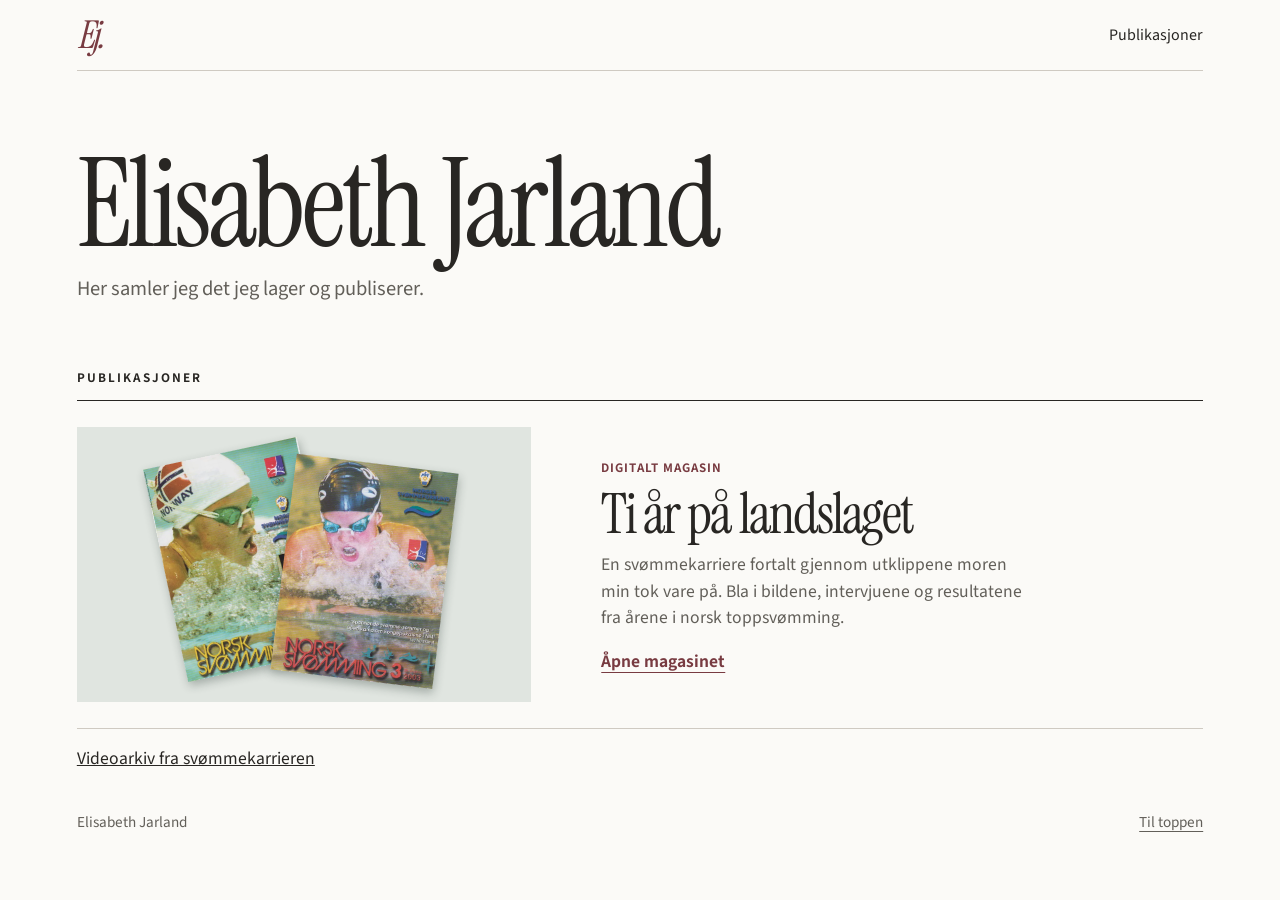
<file: index.html>
<!doctype html>
<html lang="nb">
<head>
  <meta charset="utf-8">
  <meta name="viewport" content="width=device-width,initial-scale=1">
  <meta name="theme-color" content="#fbfaf7">
  <meta name="description" content="Elisabeth Jarlands hjemmeside. Her finner du hennes digitale publikasjoner og prosjekter.">
  <title>Elisabeth Jarland</title>
  <link rel="icon" href="data:,">
  <link rel="stylesheet" href="home.css">
</head>
<body id="topp">
  <header class="topline frame"><a class="sign" href="#topp" aria-label="Elisabeth Jarland, hjem">Ej.</a><a href="#publikasjoner">Publikasjoner</a></header>
  <main class="frame">
    <section class="introduction" aria-labelledby="navn">
      <h1 id="navn">Elisabeth Jarland</h1>
      <p>Her samler jeg det jeg lager og publiserer.</p>
    </section>
    <section aria-labelledby="publikasjoner">
      <h2 id="publikasjoner">Publikasjoner</h2>
      <div class="publications">
        <article class="publication"><a class="publication-link" href="swimming-career-magazine/">
          <div class="artwork" aria-hidden="true">
            <div class="sheets"><img class="back-cover" src="swimming-career-magazine/assets/archive/clip-12-sm.webp" width="240" height="337" alt=""><img class="front-cover" src="swimming-career-magazine/assets/archive/clip-20-sm.webp" width="240" height="337" alt=""></div>
          </div>
          <div class="description">
            <span class="kind">Digitalt magasin</span>
            <h3>Ti år på landslaget</h3>
            <p>En svømmekarriere fortalt gjennom utklippene moren min tok vare på. Bla i bildene, intervjuene og resultatene fra årene i norsk toppsvømming.</p>
            <span class="open-label">Åpne magasinet</span>
          </div>
        </a></article>
        <p><a href="https://elisabethjarland.github.io/swimming-media-catalog/">Videoarkiv fra svømmekarrieren</a></p>
      </div>
    </section>
  </main>
  <footer class="frame"><span>Elisabeth Jarland</span><a href="#topp">Til toppen</a></footer>
</body></html>
</file>
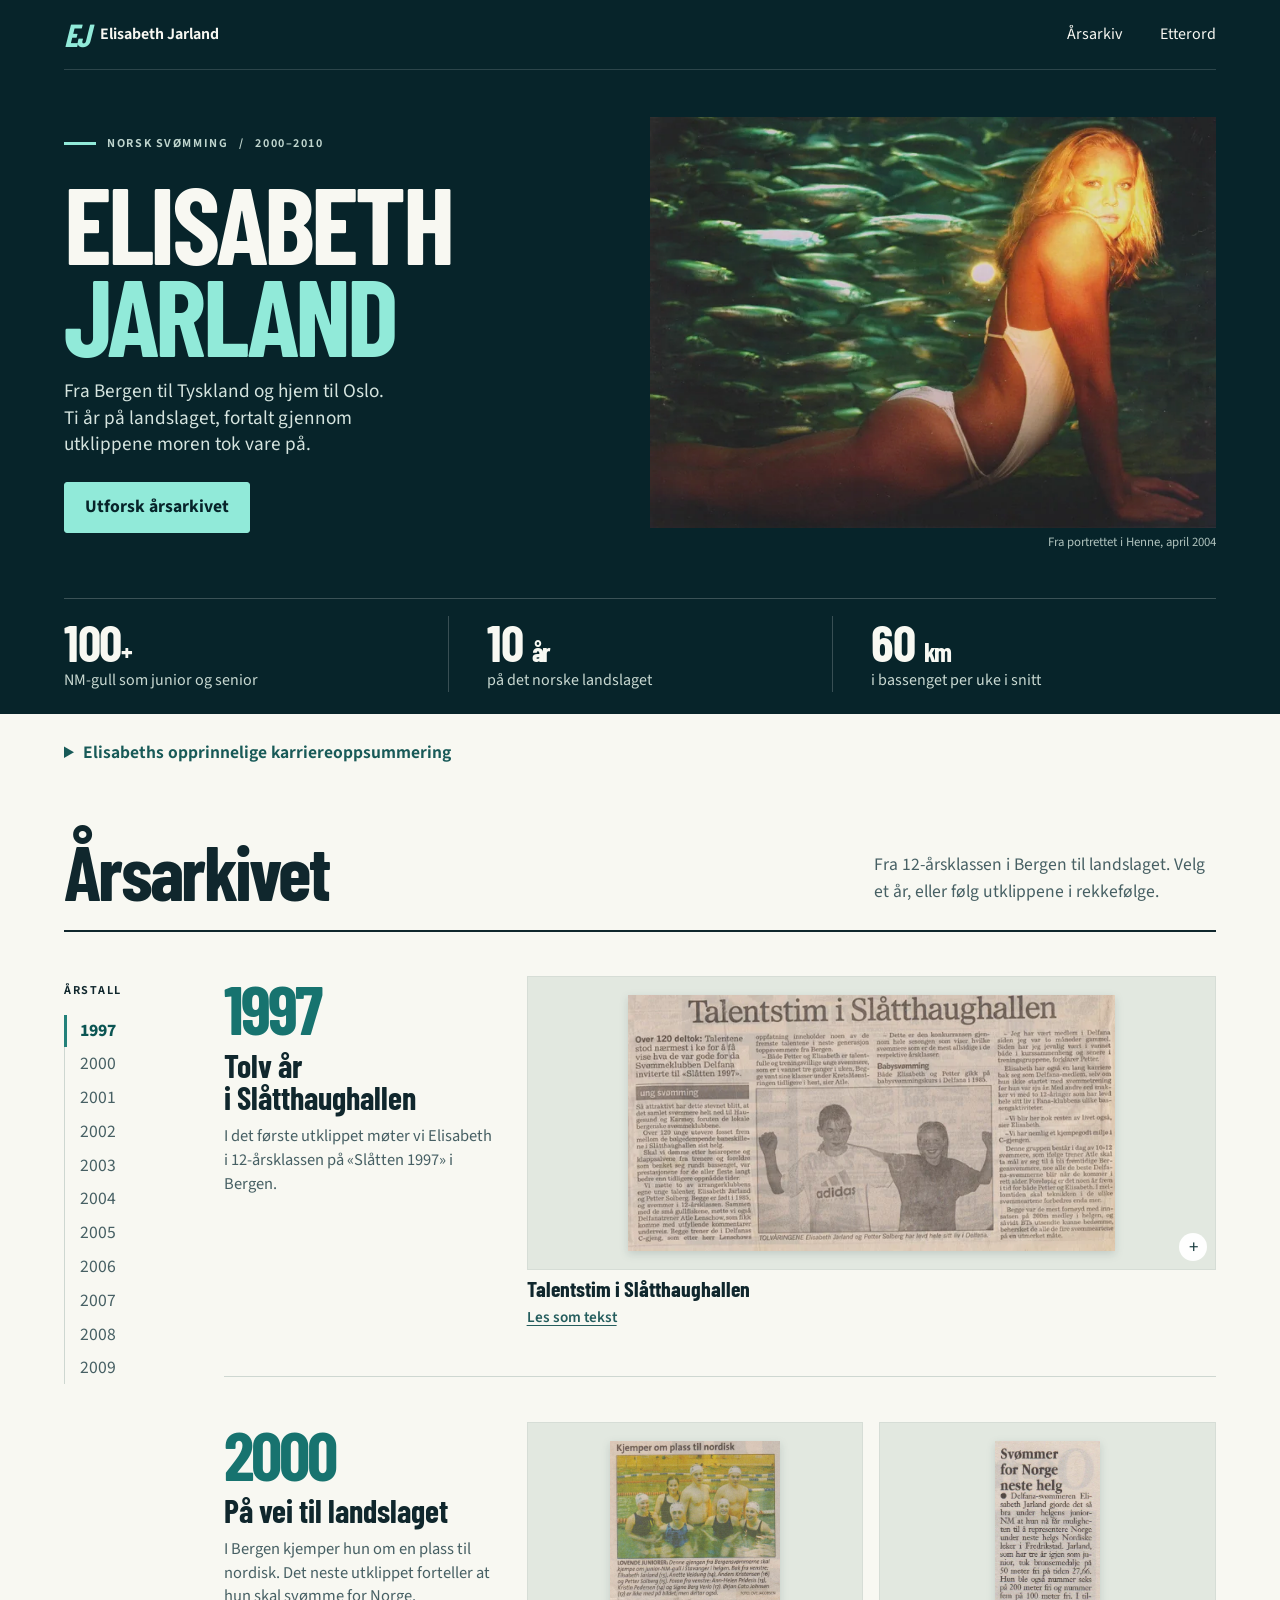
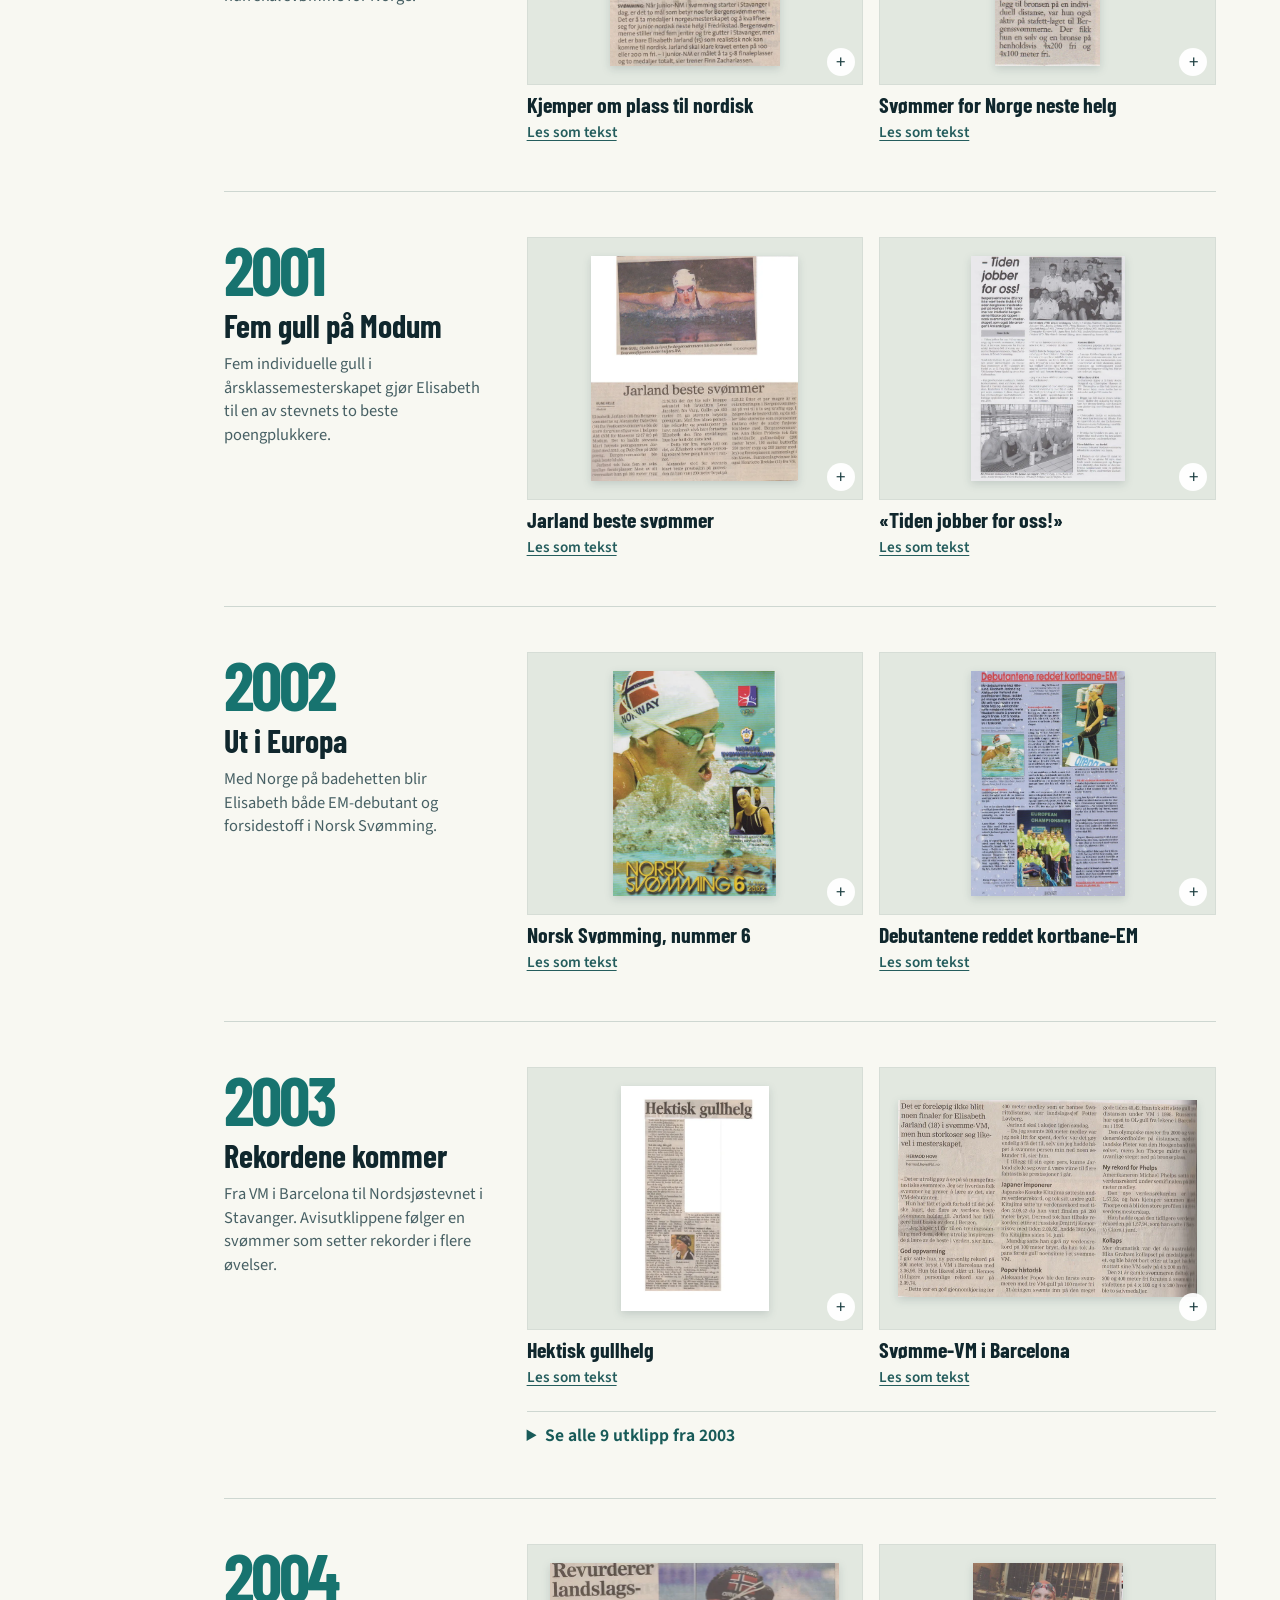
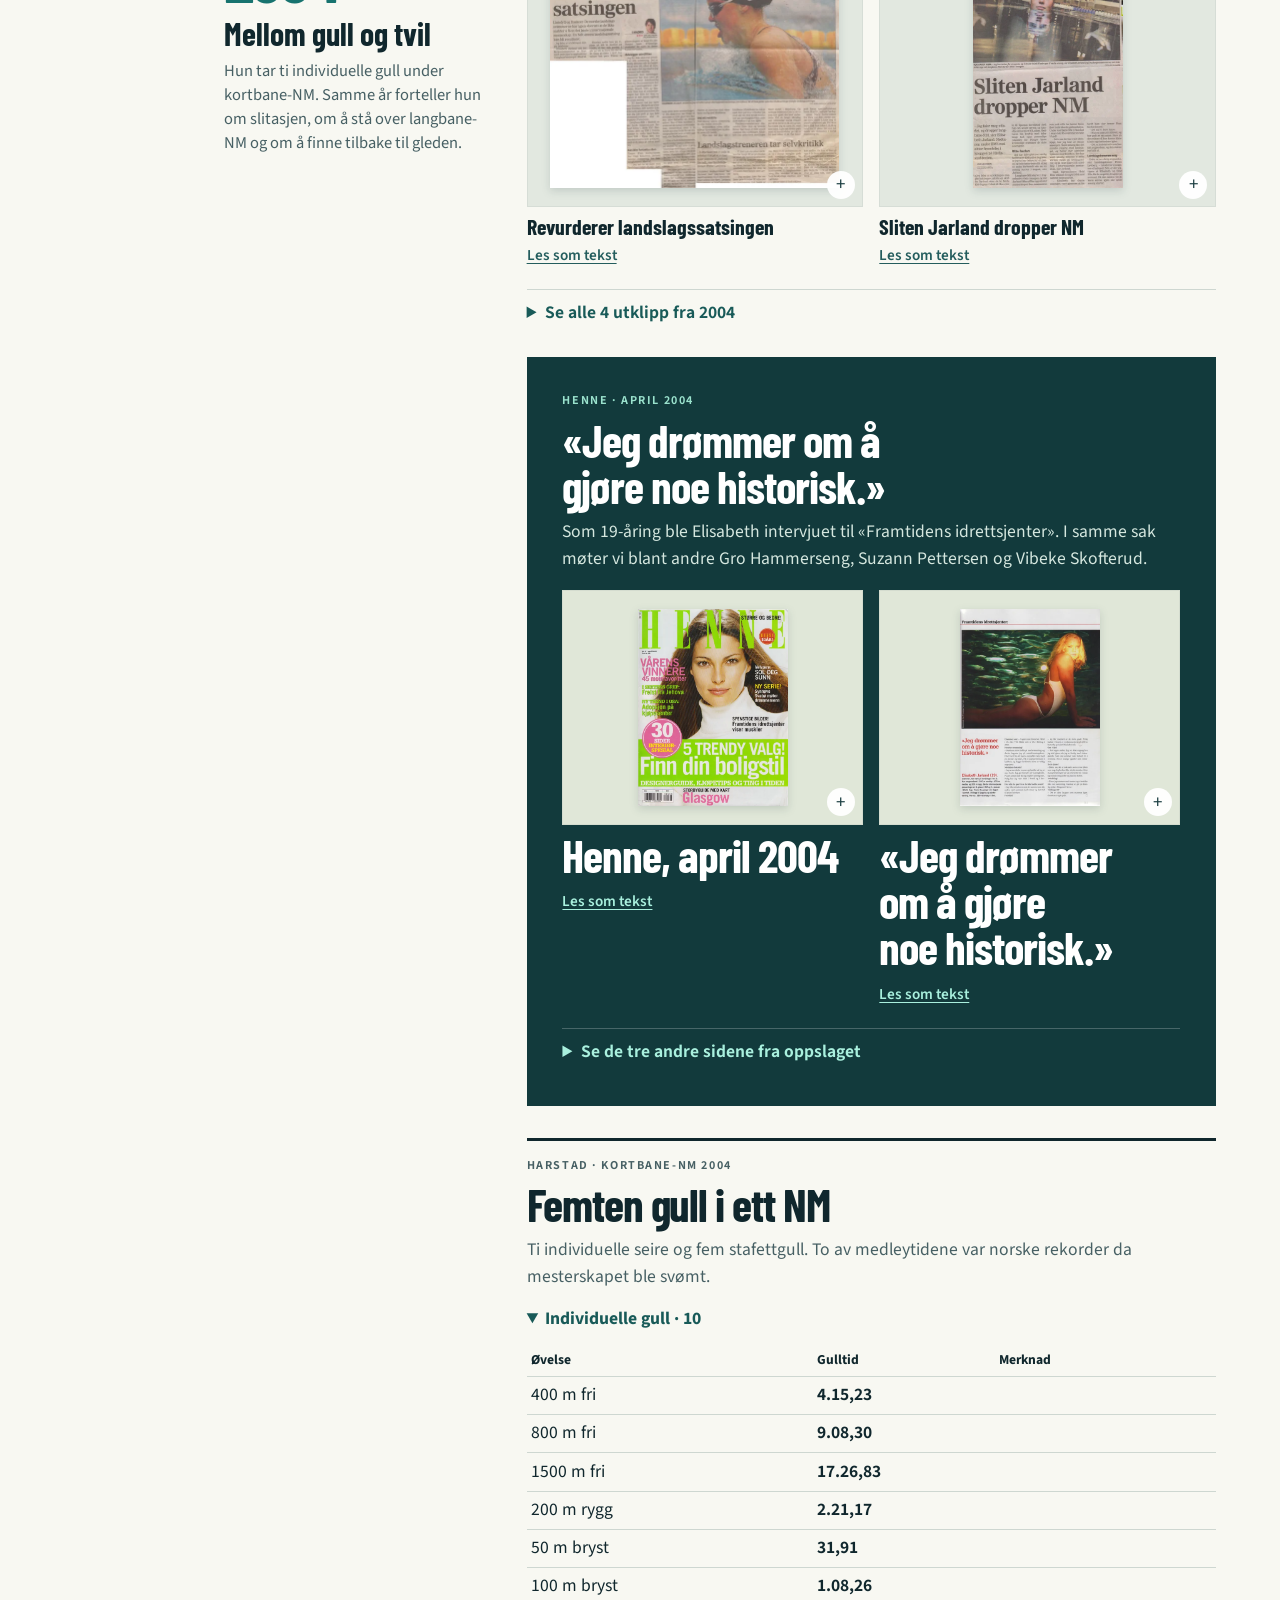
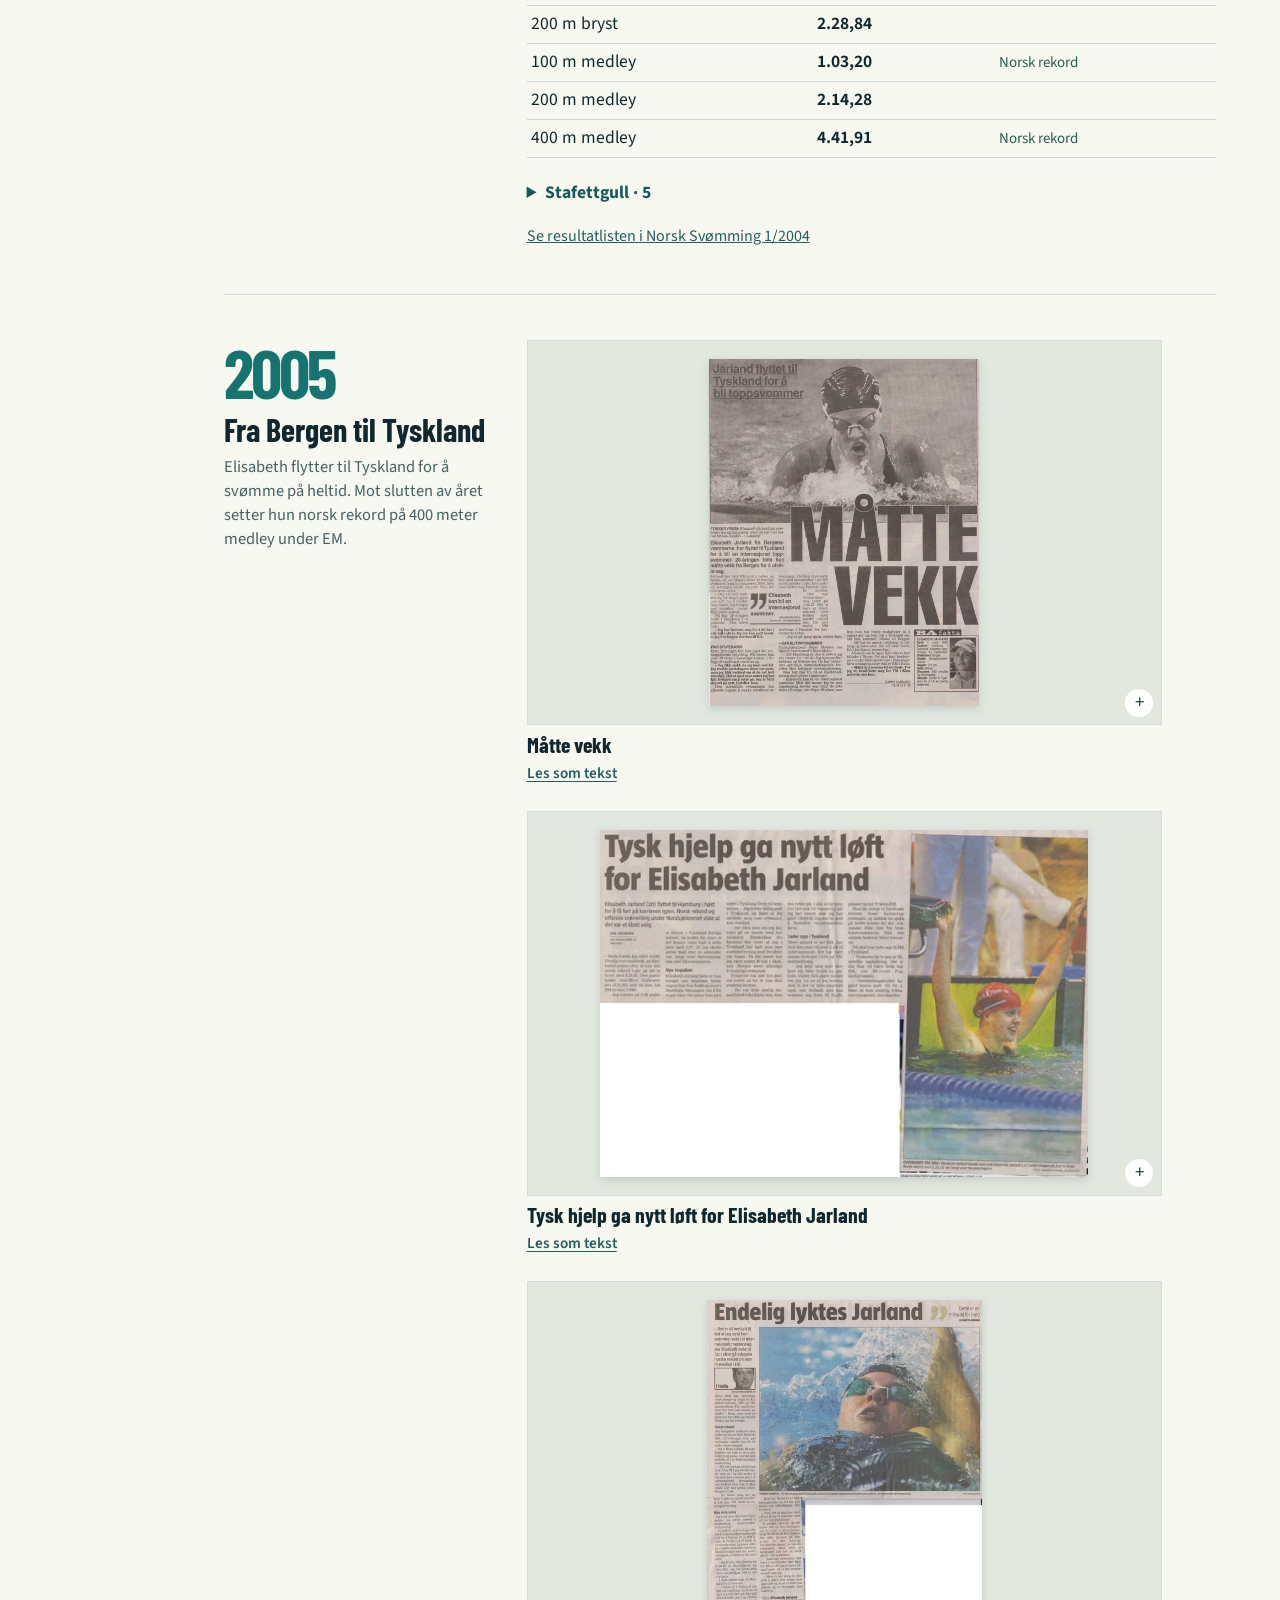
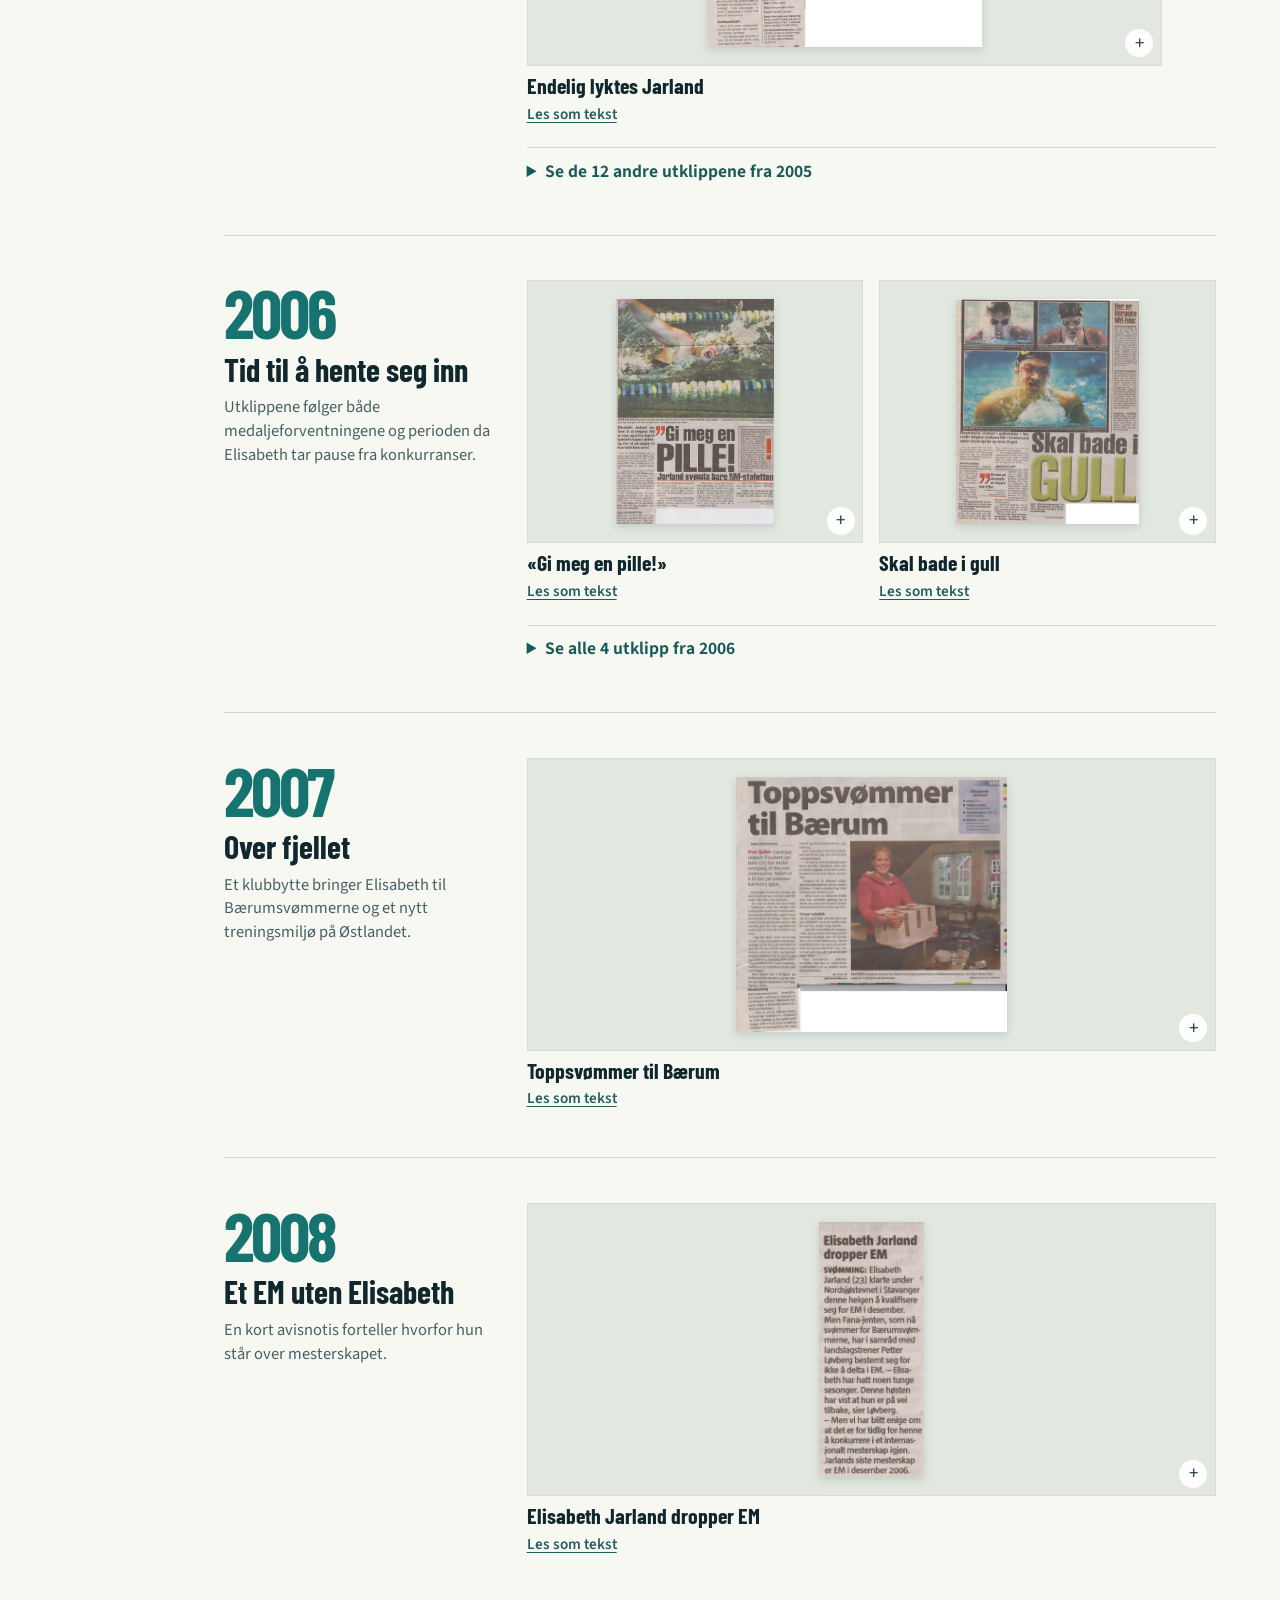
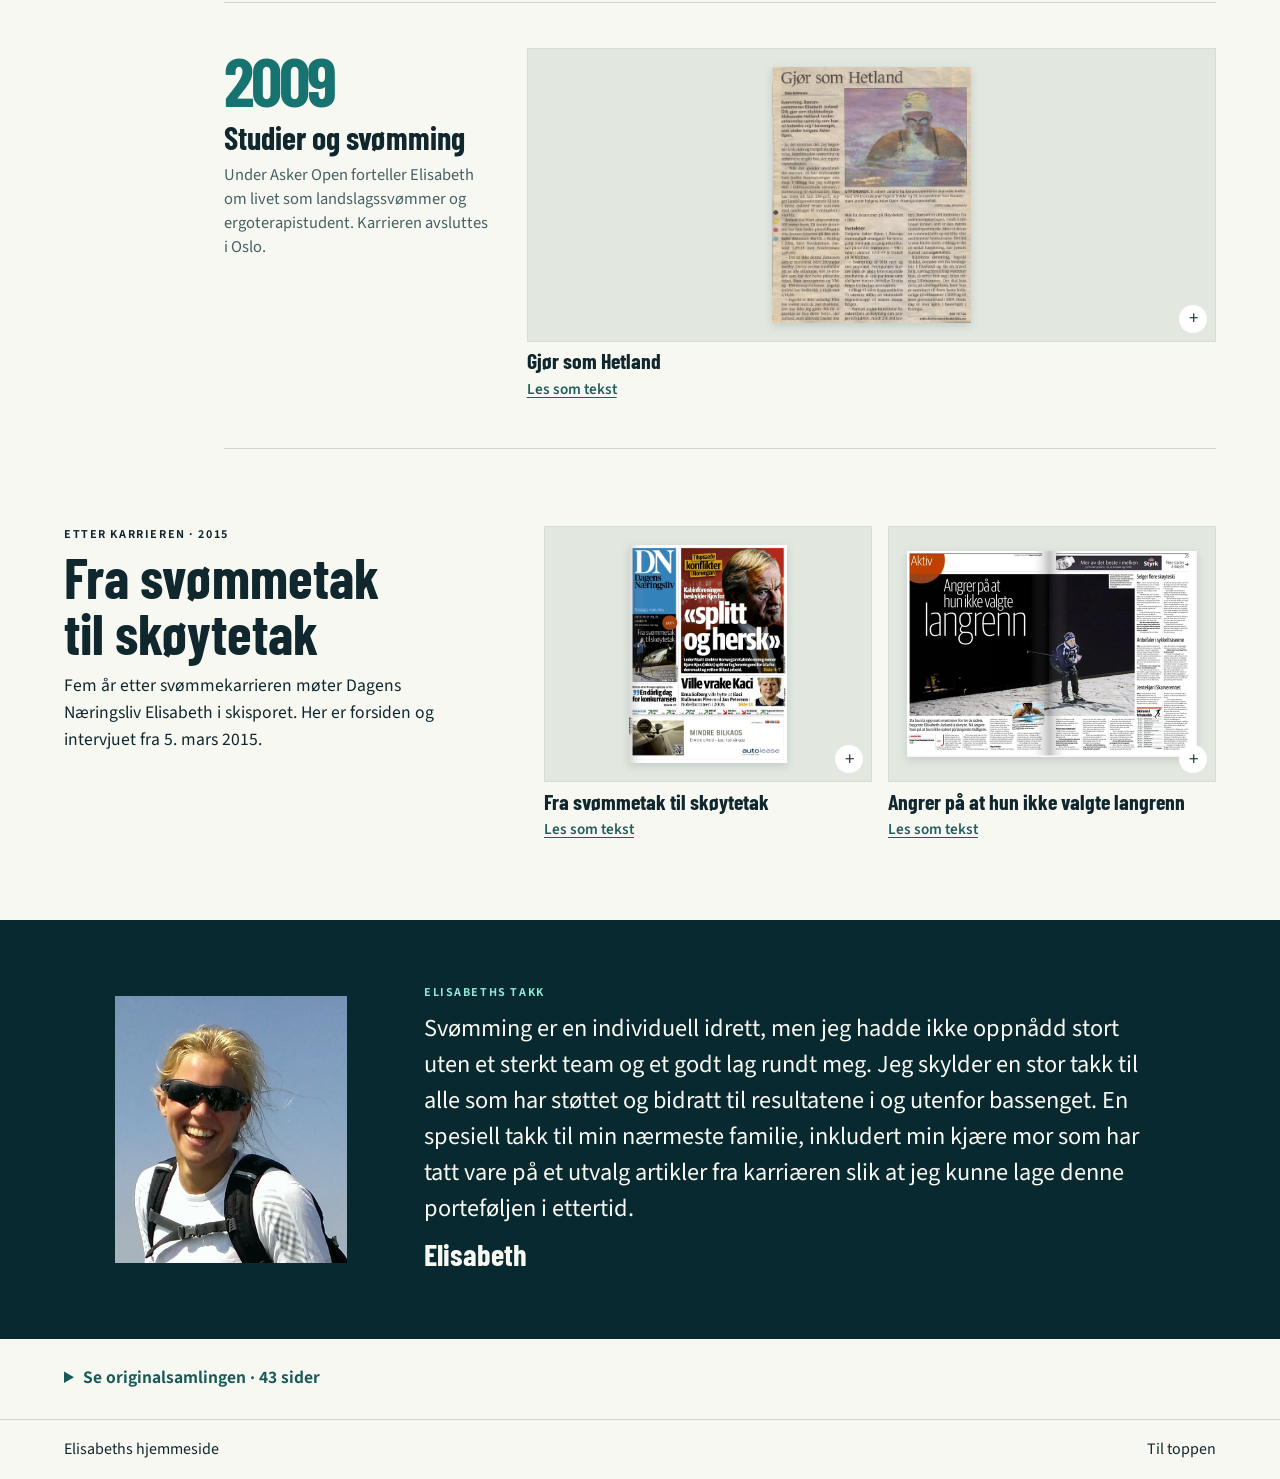
<file: swimming-career-magazine/index.html>
<!doctype html><html lang="nb"><head><meta charset="utf-8"><meta name="viewport" content="width=device-width,initial-scale=1"><meta name="theme-color" content="#07242a"><meta name="description" content="Elisabeth Jarlands svømmekarriere, fortalt gjennom utklipp, resultater og personlige minner fra 2000–2010."><title>Elisabeth Jarland | Ti år på landslaget i svømming</title><link rel="icon" href="data:,"><link rel="stylesheet" href="assets/vendor/photoswipe.css"><link rel="stylesheet" href="style.css?v=863e19c3"></head><body><a class="skip" href="#hoved">Hopp til innhold</a><header class="top" id="topp"><div class="wrap"><div class="mast"><a class="brand" href="../index.html" aria-label="Elisabeth Jarlands hjemmeside" title="Elisabeths hjemmeside"><span class="mark">EJ</span><span class="word">Elisabeth Jarland</span></a><nav aria-label="Hovedmeny"><a href="#arkiv">Årsarkiv</a><a href="#etterord">Etterord</a></nav></div></div></header>
<main id="hoved"><section class="hero"><div class="hero-grid wrap"><div><p class="eyebrow">Norsk svømming &nbsp; / &nbsp; 2000–2010</p><h1>Elisabeth <span>Jarland</span></h1><p class="lead">Fra Bergen til Tyskland og hjem til Oslo. Ti år på landslaget, fortalt gjennom utklippene moren tok vare på.</p><div class="actions"><a class="primary" href="#arkiv">Utforsk årsarkivet</a></div></div><figure><img src="assets/cover-1440.webp" srcset="assets/cover-800.webp 800w, assets/cover-1440.webp 1440w" sizes="(max-width:700px) 90vw, 45vw" width="2399" height="1738" fetchpriority="high" alt="Elisabeth i hvit badedrakt ved vannet, portrettet fra den opprinnelige forsiden."><figcaption>Fra portrettet i Henne, april 2004</figcaption></figure></div></section>
<div class="numbers"><div class="wrap"><div class="inner"><div class="stat"><strong>100<small>+</small></strong><span>NM-gull som junior og senior</span></div><div class="stat"><strong>10 <small>år</small></strong><span>på det norske landslaget</span></div><div class="stat"><strong>60 <small>km</small></strong><span>i bassenget per uke i snitt</span></div></div></div></div>
<div class="wrap overview"><details><summary>Elisabeths opprinnelige karriereoppsummering</summary><div class="original-copy"><h2>2000–2010</h2><p>Slik oppsummerte Elisabeth årene som toppsvømmer i den opprinnelige presentasjonen.</p><ul><li>Over 100 NM gull junior &amp; senior</li><li>10 år på det norske landslaget, støttet av Olympiatoppen</li><li>Tatt mange norske rekorder og har fremdeles en som står i dag</li><li>Deltatt i en rekke internasjonale mesterskap inkludert EM, VM og World Cup</li><li>Finaleplasser i EM og World Cup</li><li>Startet karriæren i Bergen, flyttet til Tyskland som profesjonell svømmer på heltid i 2005, avsluttet karriæren i Oslo</li><li>Erfaring med den tyske kulturen og det tøffe treningsregimet som krever mye av utøverne, med stor konkurranse fra andre utøvere</li><li>Erfaring med press og støtte fra media og aktører i idretten</li><li>Omfattende reisevirksomhet med trening og konkurranser i hele verden, inkludert USA, Sør Afrika, Brazil og en rekke land i Europa</li><li>Trening 2-3 dager daglig i lange perioder, i snitt 60.000 meter svømming i uken samt basistrening, styrketrening og løpetrening</li></ul><blockquote>&quot;Champions aren&#x27;t made in gyms. Champions are made from something they have deep inside them - a desire, a dream, a vision. They have to have the skill, and the will. But the will must be stronger than the skill”</blockquote><cite>Muhammad Ali</cite></div></details></div><section class="wrap archive" id="arkiv"><header class="archive-header"><h2 class="section-heading">Årsarkivet</h2><p>Fra 12-årsklassen i Bergen til landslaget. Velg et år, eller følg utklippene i rekkefølge.</p></header><div class="mobile-years"><label for="year-select">Hopp til år</label><select id="year-select"><option value="1997">1997 · Tolv år i Slåtthaughallen</option><option value="2000">2000 · På vei til landslaget</option><option value="2001">2001 · Fem gull på Modum</option><option value="2002">2002 · Ut i Europa</option><option value="2003">2003 · Rekordene kommer</option><option value="2004">2004 · Mellom gull og tvil</option><option value="2005">2005 · Fra Bergen til Tyskland</option><option value="2006">2006 · Tid til å hente seg inn</option><option value="2007">2007 · Over fjellet</option><option value="2008">2008 · Et EM uten Elisabeth</option><option value="2009">2009 · Studier og svømming</option></select></div><div class="timeline"><aside class="year-rail"><span class="label">Årstall</span><nav aria-label="Velg år"><a href="#aar-1997" data-year-link="1997">1997</a><a href="#aar-2000" data-year-link="2000">2000</a><a href="#aar-2001" data-year-link="2001">2001</a><a href="#aar-2002" data-year-link="2002">2002</a><a href="#aar-2003" data-year-link="2003">2003</a><a href="#aar-2004" data-year-link="2004">2004</a><a href="#aar-2005" data-year-link="2005">2005</a><a href="#aar-2006" data-year-link="2006">2006</a><a href="#aar-2007" data-year-link="2007">2007</a><a href="#aar-2008" data-year-link="2008">2008</a><a href="#aar-2009" data-year-link="2009">2009</a></nav></aside><div><section class="chapter" id="aar-1997" data-year="1997" aria-label="1997, Tolv år i Slåtthaughallen"><div class="year-intro "><div class="year">1997</div><h3>Tolv år i Slåtthaughallen</h3><p>I det første utklippet møter vi Elisabeth i 12-årsklassen på «Slåtten 1997» i Bergen.</p></div><div><div class="cards one"><figure class="card"><a class="photo plate" href="assets/archive/clip-07.webp" data-group="1997" data-w="1474" data-h="772" data-title="Talentstim i Slåtthaughallen" aria-label="Forstørr: Talentstim i Slåtthaughallen" id="utklipp-clip-07"><img loading="lazy" decoding="async" src="assets/archive/clip-07-sm.webp" width="1474" height="772" alt=""><span class="zoom" aria-hidden="true">+</span></a><figcaption><h4>Talentstim i Slåtthaughallen</h4><button type="button" class="read" data-read="image7.jpg">Les som tekst</button></figcaption></figure></div></div></section><section class="chapter" id="aar-2000" data-year="2000" aria-label="2000, På vei til landslaget"><div class="year-intro "><div class="year">2000</div><h3>På vei til landslaget</h3><p>I Bergen kjemper hun om en plass til nordisk. Det neste utklippet forteller at hun skal svømme for Norge.</p></div><div><div class="cards"><figure class="card"><a class="photo plate" href="assets/archive/clip-08.webp" data-group="2000" data-w="544" data-h="720" data-title="Kjemper om plass til nordisk" aria-label="Forstørr: Kjemper om plass til nordisk" id="utklipp-clip-08"><img loading="lazy" decoding="async" src="assets/archive/clip-08-sm.webp" width="544" height="720" alt=""><span class="zoom" aria-hidden="true">+</span></a><figcaption><h4>Kjemper om plass til nordisk</h4><button type="button" class="read" data-read="image8.jpg">Les som tekst</button></figcaption></figure><figure class="card"><a class="photo plate" href="assets/archive/clip-09.webp" data-group="2000" data-w="275" data-h="593" data-title="Svømmer for Norge neste helg" aria-label="Forstørr: Svømmer for Norge neste helg" id="utklipp-clip-09"><img loading="lazy" decoding="async" src="assets/archive/clip-09-sm.webp" width="275" height="593" alt=""><span class="zoom" aria-hidden="true">+</span></a><figcaption><h4>Svømmer for Norge neste helg</h4><button type="button" class="read" data-read="image9.jpg">Les som tekst</button></figcaption></figure></div></div></section><section class="chapter" id="aar-2001" data-year="2001" aria-label="2001, Fem gull på Modum"><div class="year-intro "><div class="year">2001</div><h3>Fem gull på Modum</h3><p>Fem individuelle gull i årsklassemesterskapet gjør Elisabeth til en av stevnets to beste poengplukkere.</p></div><div><div class="cards"><figure class="card"><a class="photo plate" href="assets/archive/clip-10.webp" data-group="2001" data-w="980" data-h="1067" data-title="Jarland beste svømmer" aria-label="Forstørr: Jarland beste svømmer" id="utklipp-clip-10"><img loading="lazy" decoding="async" src="assets/archive/clip-10-sm.webp" width="980" height="1067" alt=""><span class="zoom" aria-hidden="true">+</span></a><figcaption><h4>Jarland beste svømmer</h4><button type="button" class="read" data-read="image10.jpg">Les som tekst</button></figcaption></figure><figure class="card"><a class="photo plate" href="assets/archive/clip-11.webp" data-group="2001" data-w="1100" data-h="1608" data-title="«Tiden jobber for oss!»" aria-label="Forstørr: «Tiden jobber for oss!»" id="utklipp-clip-11"><img loading="lazy" decoding="async" src="assets/archive/clip-11-sm.webp" width="1100" height="1608" alt=""><span class="zoom" aria-hidden="true">+</span></a><figcaption><h4>«Tiden jobber for oss!»</h4><button type="button" class="read" data-read="image11.jpg">Les som tekst</button></figcaption></figure></div></div></section><section class="chapter" id="aar-2002" data-year="2002" aria-label="2002, Ut i Europa"><div class="year-intro "><div class="year">2002</div><h3>Ut i Europa</h3><p>Med Norge på badehetten blir Elisabeth både EM-debutant og forsidestoff i Norsk Svømming.</p></div><div><div class="cards"><figure class="card"><a class="photo plate" href="assets/archive/clip-12.webp" data-group="2002" data-w="1183" data-h="1634" data-title="Norsk Svømming, nummer 6" aria-label="Forstørr: Norsk Svømming, nummer 6" id="utklipp-clip-12"><img loading="lazy" decoding="async" src="assets/archive/clip-12-sm.webp" width="1183" height="1634" alt=""><span class="zoom" aria-hidden="true">+</span></a><figcaption><h4>Norsk Svømming, nummer 6</h4><button type="button" class="read" data-read="image12.jpg">Les som tekst</button></figcaption></figure><figure class="card"><a class="photo plate" href="assets/archive/clip-13.webp" data-group="2002" data-w="1133" data-h="1655" data-title="Debutantene reddet kortbane-EM" aria-label="Forstørr: Debutantene reddet kortbane-EM" id="utklipp-clip-13"><img loading="lazy" decoding="async" src="assets/archive/clip-13-sm.webp" width="1133" height="1655" alt=""><span class="zoom" aria-hidden="true">+</span></a><figcaption><h4>Debutantene reddet kortbane-EM</h4><button type="button" class="read" data-read="image13.jpg">Les som tekst</button></figcaption></figure></div></div></section><section class="chapter" id="aar-2003" data-year="2003" aria-label="2003, Rekordene kommer"><div class="year-intro "><div class="year">2003</div><h3>Rekordene kommer</h3><p>Fra VM i Barcelona til Nordsjøstevnet i Stavanger. Avisutklippene følger en svømmer som setter rekorder i flere øvelser.</p></div><div><div class="cards"><figure class="card"><a class="photo plate" href="assets/archive/clip-14.webp" data-group="2003" data-w="1295" data-h="1960" data-title="Hektisk gullhelg" aria-label="Forstørr: Hektisk gullhelg" id="utklipp-clip-14"><img loading="lazy" decoding="async" src="assets/archive/clip-14-sm.webp" width="1295" height="1960" alt=""><span class="zoom" aria-hidden="true">+</span></a><figcaption><h4>Hektisk gullhelg</h4><button type="button" class="read" data-read="image14.jpeg">Les som tekst</button></figcaption></figure><figure class="card"><a class="photo plate" href="assets/archive/clip-15.webp" data-group="2003" data-w="1070" data-h="703" data-title="Svømme-VM i Barcelona" aria-label="Forstørr: Svømme-VM i Barcelona" id="utklipp-clip-15"><img loading="lazy" decoding="async" src="assets/archive/clip-15-sm.webp" width="1070" height="703" alt=""><span class="zoom" aria-hidden="true">+</span></a><figcaption><h4>Svømme-VM i Barcelona</h4><button type="button" class="read" data-read="image15.jpg">Les som tekst</button></figcaption></figure></div><details class="more"><summary>Se alle 9 utklipp fra 2003</summary><div class="cards"><figure class="card"><a class="photo plate" href="assets/archive/clip-16.webp" data-group="2003" data-w="1652" data-h="1725" data-title="Nærmer seg en EM-medalje" aria-label="Forstørr: Nærmer seg en EM-medalje" id="utklipp-clip-16"><img loading="lazy" decoding="async" src="assets/archive/clip-16-sm.webp" width="1652" height="1725" alt=""><span class="zoom" aria-hidden="true">+</span></a><figcaption><h4>Nærmer seg en EM-medalje</h4><button type="button" class="read" data-read="image16.jpeg">Les som tekst</button></figcaption></figure><figure class="card"><a class="photo plate" href="assets/archive/clip-17.webp" data-group="2003" data-w="665" data-h="678" data-title="To rekorder til Jarland" aria-label="Forstørr: To rekorder til Jarland" id="utklipp-clip-17"><img loading="lazy" decoding="async" src="assets/archive/clip-17-sm.webp" width="665" height="678" alt=""><span class="zoom" aria-hidden="true">+</span></a><figcaption><h4>To rekorder til Jarland</h4><button type="button" class="read" data-read="image17.jpg">Les som tekst</button></figcaption></figure><figure class="card"><a class="photo plate" href="assets/archive/clip-18.webp" data-group="2003" data-w="768" data-h="377" data-title="Norsk rekord av Jarland" aria-label="Forstørr: Norsk rekord av Jarland" id="utklipp-clip-18"><img loading="lazy" decoding="async" src="assets/archive/clip-18-sm.webp" width="768" height="377" alt=""><span class="zoom" aria-hidden="true">+</span></a><figcaption><h4>Norsk rekord av Jarland</h4><button type="button" class="read" data-read="image18.jpg">Les som tekst</button></figcaption></figure><figure class="card"><a class="photo plate" href="assets/archive/clip-19.webp" data-group="2003" data-w="706" data-h="751" data-title="Lar seg ikke stoppe" aria-label="Forstørr: Lar seg ikke stoppe" id="utklipp-clip-19"><img loading="lazy" decoding="async" src="assets/archive/clip-19-sm.webp" width="706" height="751" alt=""><span class="zoom" aria-hidden="true">+</span></a><figcaption><h4>Lar seg ikke stoppe</h4><button type="button" class="read" data-read="image19.jpeg">Les som tekst</button></figcaption></figure><figure class="card"><a class="photo plate" href="assets/archive/clip-20.webp" data-group="2003" data-w="1190" data-h="1583" data-title="Norsk Svømming, nummer 3" aria-label="Forstørr: Norsk Svømming, nummer 3" id="utklipp-clip-20"><img loading="lazy" decoding="async" src="assets/archive/clip-20-sm.webp" width="1190" height="1583" alt=""><span class="zoom" aria-hidden="true">+</span></a><figcaption><h4>Norsk Svømming, nummer 3</h4><button type="button" class="read" data-read="image20.jpg">Les som tekst</button></figcaption></figure><figure class="card"><a class="photo plate" href="assets/archive/clip-21.webp" data-group="2003" data-w="1073" data-h="1621" data-title="Nedslått, men ikke utslått!" aria-label="Forstørr: Nedslått, men ikke utslått!" id="utklipp-clip-21"><img loading="lazy" decoding="async" src="assets/archive/clip-21-sm.webp" width="1073" height="1621" alt=""><span class="zoom" aria-hidden="true">+</span></a><figcaption><h4>Nedslått, men ikke utslått!</h4><button type="button" class="read" data-read="image21.jpg">Les som tekst</button></figcaption></figure><figure class="card"><a class="photo plate" href="assets/archive/clip-22.webp" data-group="2003" data-w="1056" data-h="1600" data-title="Jentene er med, guttene må arbeide" aria-label="Forstørr: Jentene er med, guttene må arbeide" id="utklipp-clip-22"><img loading="lazy" decoding="async" src="assets/archive/clip-22-sm.webp" width="1056" height="1600" alt=""><span class="zoom" aria-hidden="true">+</span></a><figcaption><h4>Jentene er med, guttene må arbeide</h4><button type="button" class="read" data-read="image22.jpg">Les som tekst</button></figcaption></figure></div></details></div></section><section class="chapter" id="aar-2004" data-year="2004" aria-label="2004, Mellom gull og tvil"><div class="year-intro sticky"><div class="year">2004</div><h3>Mellom gull og tvil</h3><p>Hun tar ti individuelle gull under kortbane-NM. Samme år forteller hun om slitasjen, om å stå over langbane-NM og om å finne tilbake til gleden.</p></div><div><div class="cards"><figure class="card"><a class="photo plate" href="assets/archive/clip-23.webp" data-group="2004" data-w="1648" data-h="1283" data-title="Revurderer landslagssatsingen" aria-label="Forstørr: Revurderer landslagssatsingen" id="utklipp-clip-23"><img loading="lazy" decoding="async" src="assets/archive/clip-23-sm.webp" width="1648" height="1283" alt=""><span class="zoom" aria-hidden="true">+</span></a><figcaption><h4>Revurderer landslagssatsingen</h4><button type="button" class="read" data-read="image23.jpeg">Les som tekst</button></figcaption></figure><figure class="card"><a class="photo plate" href="assets/archive/clip-24.webp" data-group="2004" data-w="1104" data-h="1655" data-title="Sliten Jarland dropper NM" aria-label="Forstørr: Sliten Jarland dropper NM" id="utklipp-clip-24"><img loading="lazy" decoding="async" src="assets/archive/clip-24-sm.webp" width="1104" height="1655" alt=""><span class="zoom" aria-hidden="true">+</span></a><figcaption><h4>Sliten Jarland dropper NM</h4><button type="button" class="read" data-read="image24.jpg">Les som tekst</button></figcaption></figure></div><details class="more"><summary>Se alle 4 utklipp fra 2004</summary><div class="cards"><figure class="card"><a class="photo plate" href="assets/archive/clip-25.webp" data-group="2004" data-w="1653" data-h="1705" data-title="Har fått gleden tilbake" aria-label="Forstørr: Har fått gleden tilbake" id="utklipp-clip-25"><img loading="lazy" decoding="async" src="assets/archive/clip-25-sm.webp" width="1653" height="1705" alt=""><span class="zoom" aria-hidden="true">+</span></a><figcaption><h4>Har fått gleden tilbake</h4><button type="button" class="read" data-read="image25.jpg">Les som tekst</button></figcaption></figure><figure class="card"><a class="photo plate" href="assets/archive/clip-26.webp" data-group="2004" data-w="1164" data-h="1716" data-title="Svømmeren i sentrum" aria-label="Forstørr: Svømmeren i sentrum" id="utklipp-clip-26"><img loading="lazy" decoding="async" src="assets/archive/clip-26-sm.webp" width="1164" height="1716" alt=""><span class="zoom" aria-hidden="true">+</span></a><figcaption><h4>Svømmeren i sentrum</h4><button type="button" class="read" data-read="image26.jpg">Les som tekst</button></figcaption></figure></div></details><div class="feature"><p class="eyebrow">Henne · April 2004</p><h4>«Jeg drømmer om å gjøre noe historisk.»</h4><p class="desc">Som 19-åring ble Elisabeth intervjuet til «Framtidens idrettsjenter». I samme sak møter vi blant andre Gro Hammerseng, Suzann Pettersen og Vibeke Skofterud.</p><div class="cards"><figure class="card"><a class="photo plate" href="assets/archive/clip-02.webp" data-group="henne" data-w="1325" data-h="1743" data-title="Henne, april 2004" aria-label="Forstørr: Henne, april 2004" id="utklipp-clip-02"><img loading="lazy" decoding="async" src="assets/archive/clip-02-sm.webp" width="1325" height="1743" alt=""><span class="zoom" aria-hidden="true">+</span></a><figcaption><h4>Henne, april 2004</h4><button type="button" class="read" data-read="Henne forside.jpg">Les som tekst</button></figcaption></figure><figure class="card"><a class="photo plate" href="assets/archive/clip-06.webp" data-group="henne" data-w="2478" data-h="3501" data-title="«Jeg drømmer om å gjøre noe historisk.»" aria-label="Forstørr: «Jeg drømmer om å gjøre noe historisk.»" id="utklipp-clip-06"><img loading="lazy" decoding="async" src="assets/archive/clip-06-sm.webp" width="2478" height="3501" alt=""><span class="zoom" aria-hidden="true">+</span></a><figcaption><h4>«Jeg drømmer om å gjøre noe historisk.»</h4><button type="button" class="read" data-read="Henne arikkel Elisabeth 300dpi.jpg">Les som tekst</button></figcaption></figure></div><details class="more"><summary>Se de tre andre sidene fra oppslaget</summary><div class="cards"><figure class="card"><a class="photo plate" href="assets/archive/clip-04.webp" data-group="henne" data-w="2449" data-h="3471" data-title="Står til gull" aria-label="Forstørr: Står til gull" id="utklipp-clip-04"><img loading="lazy" decoding="async" src="assets/archive/clip-04-sm.webp" width="2449" height="3471" alt=""><span class="zoom" aria-hidden="true">+</span></a><figcaption><h4>Står til gull</h4><button type="button" class="read" data-read="Henne arikkel Skofterud 300dpi.jpg">Les som tekst</button></figcaption></figure><figure class="card"><a class="photo plate" href="assets/archive/clip-03.webp" data-group="henne" data-w="2268" data-h="3390" data-title="Suzann Pettersen" aria-label="Forstørr: Suzann Pettersen" id="utklipp-clip-03"><img loading="lazy" decoding="async" src="assets/archive/clip-03-sm.webp" width="2268" height="3390" alt=""><span class="zoom" aria-hidden="true">+</span></a><figcaption><h4>Suzann Pettersen</h4><button type="button" class="read" data-read="Henne arikkel Pettersen 300dpi.jpg">Les som tekst</button></figcaption></figure><figure class="card"><a class="photo plate" href="assets/archive/clip-05.webp" data-group="henne" data-w="2470" data-h="3429" data-title="Gro Hammerseng" aria-label="Forstørr: Gro Hammerseng" id="utklipp-clip-05"><img loading="lazy" decoding="async" src="assets/archive/clip-05-sm.webp" width="2470" height="3429" alt=""><span class="zoom" aria-hidden="true">+</span></a><figcaption><h4>Gro Hammerseng</h4><button type="button" class="read" data-read="Henne arikkel Hammerseng 300dpi.jpg">Les som tekst</button></figcaption></figure></div></details></div><section class="result" id="resultater"><p class="eyebrow">Harstad · Kortbane-NM 2004</p><h4>Femten gull i ett NM</h4><p>Ti individuelle seire og fem stafettgull. To av medleytidene var norske rekorder da mesterskapet ble svømt.</p><details open><summary>Individuelle gull · 10</summary><table aria-label="Individuelle gull · 10"><thead><tr><th scope="col">Øvelse</th><th scope="col">Gulltid</th><th scope="col">Merknad</th></tr></thead><tbody><tr><td>400 m fri</td><td>4.15,23</td><td></td></tr><tr><td>800 m fri</td><td>9.08,30</td><td></td></tr><tr><td>1500 m fri</td><td>17.26,83</td><td></td></tr><tr><td>200 m rygg</td><td>2.21,17</td><td></td></tr><tr><td>50 m bryst</td><td>31,91</td><td></td></tr><tr><td>100 m bryst</td><td>1.08,26</td><td></td></tr><tr><td>200 m bryst</td><td>2.28,84</td><td></td></tr><tr><td>100 m medley</td><td>1.03,20</td><td>Norsk rekord</td></tr><tr><td>200 m medley</td><td>2.14,28</td><td></td></tr><tr><td>400 m medley</td><td>4.41,91</td><td>Norsk rekord</td></tr></tbody></table></details><details ><summary>Stafettgull · 5</summary><table aria-label="Stafettgull · 5"><thead><tr><th scope="col">Øvelse</th><th scope="col">Gulltid</th><th scope="col">Merknad</th></tr></thead><tbody><tr><td>4 × 50 m fri</td><td>1.46,42</td><td></td></tr><tr><td>4 × 100 m fri</td><td>3.52,05</td><td></td></tr><tr><td>4 × 200 m fri</td><td>8.25,19</td><td></td></tr><tr><td>4 × 50 m medley</td><td>1.59,67</td><td></td></tr><tr><td>4 × 100 m medley</td><td>4.17,36</td><td></td></tr></tbody></table></details><a class="photo ref" href="assets/archive/clip-26.webp" data-group="kilde-nm" data-w="1164" data-h="1716" data-title="Svømmeren i sentrum" aria-label="Forstørr: Svømmeren i sentrum">Se resultatlisten i Norsk Svømming 1/2004</a></section></div></section><section class="chapter" id="aar-2005" data-year="2005" aria-label="2005, Fra Bergen til Tyskland"><div class="year-intro sticky"><div class="year">2005</div><h3>Fra Bergen til Tyskland</h3><p>Elisabeth flytter til Tyskland for å svømme på heltid. Mot slutten av året setter hun norsk rekord på 400 meter medley under EM.</p></div><div><div class="turning-point"><div class="cards one"><figure class="card"><a class="photo plate" href="assets/archive/clip-34.webp" data-group="2005" data-w="1464" data-h="1884" data-title="Måtte vekk" aria-label="Forstørr: Måtte vekk" id="utklipp-clip-34"><img loading="lazy" decoding="async" src="assets/archive/clip-34-sm.webp" width="1464" height="1884" alt=""><span class="zoom" aria-hidden="true">+</span></a><figcaption><h4>Måtte vekk</h4><button type="button" class="read" data-read="image34.jpg">Les som tekst</button></figcaption></figure></div><div class="cards one"><figure class="card"><a class="photo plate" href="assets/archive/clip-38.webp" data-group="2005" data-w="1649" data-h="1174" data-title="Tysk hjelp ga nytt løft for Elisabeth Jarland" aria-label="Forstørr: Tysk hjelp ga nytt løft for Elisabeth Jarland" id="utklipp-clip-38"><img loading="lazy" decoding="async" src="assets/archive/clip-38-sm.webp" width="1649" height="1174" alt=""><span class="zoom" aria-hidden="true">+</span></a><figcaption><h4>Tysk hjelp ga nytt løft for Elisabeth Jarland</h4><button type="button" class="read" data-read="image38.jpeg">Les som tekst</button></figcaption></figure></div><div class="cards one"><figure class="card"><a class="photo plate" href="assets/archive/clip-41.webp" data-group="2005" data-w="1696" data-h="2141" data-title="Endelig lyktes Jarland" aria-label="Forstørr: Endelig lyktes Jarland" id="utklipp-clip-41"><img loading="lazy" decoding="async" src="assets/archive/clip-41-sm.webp" width="1696" height="2141" alt=""><span class="zoom" aria-hidden="true">+</span></a><figcaption><h4>Endelig lyktes Jarland</h4><button type="button" class="read" data-read="image41.jpg">Les som tekst</button></figcaption></figure></div></div><details class="more"><summary>Se de 12 andre utklippene fra 2005</summary><div class="cards"><figure class="card"><a class="photo plate" href="assets/archive/clip-27.webp" data-group="2005" data-w="535" data-h="938" data-title="Elisabeth Jarland på vei tilbake" aria-label="Forstørr: Elisabeth Jarland på vei tilbake" id="utklipp-clip-27"><img loading="lazy" decoding="async" src="assets/archive/clip-27-sm.webp" width="535" height="938" alt=""><span class="zoom" aria-hidden="true">+</span></a><figcaption><h4>Elisabeth Jarland på vei tilbake</h4><button type="button" class="read" data-read="image27.jpg">Les som tekst</button></figcaption></figure><figure class="card"><a class="photo plate" href="assets/archive/clip-28.webp" data-group="2005" data-w="1486" data-h="1522" data-title="Går for 15 gull i Stavanger" aria-label="Forstørr: Går for 15 gull i Stavanger" id="utklipp-clip-28"><img loading="lazy" decoding="async" src="assets/archive/clip-28-sm.webp" width="1486" height="1522" alt=""><span class="zoom" aria-hidden="true">+</span></a><figcaption><h4>Går for 15 gull i Stavanger</h4><button type="button" class="read" data-read="image28.jpg">Les som tekst</button></figcaption></figure><figure class="card"><a class="photo plate" href="assets/archive/clip-29.webp" data-group="2005" data-w="696" data-h="1042" data-title="«Jeg ville aller helst slutte med svømming»" aria-label="Forstørr: «Jeg ville aller helst slutte med svømming»" id="utklipp-clip-29"><img loading="lazy" decoding="async" src="assets/archive/clip-29-sm.webp" width="696" height="1042" alt=""><span class="zoom" aria-hidden="true">+</span></a><figcaption><h4>«Jeg ville aller helst slutte med svømming»</h4><button type="button" class="read" data-read="image29.jpeg">Les som tekst</button></figcaption></figure><figure class="card"><a class="photo plate" href="assets/archive/clip-30.webp" data-group="2005" data-w="903" data-h="987" data-title="Portrettet fra fredagssamtalen" aria-label="Forstørr: Portrettet fra fredagssamtalen" id="utklipp-clip-30"><img loading="lazy" decoding="async" src="assets/archive/clip-30-sm.webp" width="903" height="987" alt=""><span class="zoom" aria-hidden="true">+</span></a><figcaption><h4>Portrettet fra fredagssamtalen</h4><button type="button" class="read" data-read="image30.jpeg">Les som tekst</button></figcaption></figure><figure class="card"><a class="photo plate" href="assets/archive/clip-31.webp" data-group="2005" data-w="433" data-h="1714" data-title="Medaljehåp i 13 øvelser" aria-label="Forstørr: Medaljehåp i 13 øvelser" id="utklipp-clip-31"><img loading="lazy" decoding="async" src="assets/archive/clip-31-sm.webp" width="433" height="1714" alt=""><span class="zoom" aria-hidden="true">+</span></a><figcaption><h4>Medaljehåp i 13 øvelser</h4><button type="button" class="read" data-read="image31.jpg">Les som tekst</button></figcaption></figure><figure class="card"><a class="photo plate" href="assets/archive/clip-32.webp" data-group="2005" data-w="495" data-h="288" data-title="Elisabeth Jarland i rute" aria-label="Forstørr: Elisabeth Jarland i rute" id="utklipp-clip-32"><img loading="lazy" decoding="async" src="assets/archive/clip-32-sm.webp" width="495" height="288" alt=""><span class="zoom" aria-hidden="true">+</span></a><figcaption><h4>Elisabeth Jarland i rute</h4><button type="button" class="read" data-read="image32.jpg">Les som tekst</button></figcaption></figure><figure class="card"><a class="photo plate" href="assets/archive/clip-33.webp" data-group="2005" data-w="1540" data-h="1665" data-title="Jarland viste muskler" aria-label="Forstørr: Jarland viste muskler" id="utklipp-clip-33"><img loading="lazy" decoding="async" src="assets/archive/clip-33-sm.webp" width="1540" height="1665" alt=""><span class="zoom" aria-hidden="true">+</span></a><figcaption><h4>Jarland viste muskler</h4><button type="button" class="read" data-read="image33.jpg">Les som tekst</button></figcaption></figure><figure class="card"><a class="photo plate" href="assets/archive/clip-35.webp" data-group="2005" data-w="488" data-h="280" data-title="Sterkt av Elisabeth Jarland" aria-label="Forstørr: Sterkt av Elisabeth Jarland" id="utklipp-clip-35"><img loading="lazy" decoding="async" src="assets/archive/clip-35-sm.webp" width="488" height="280" alt=""><span class="zoom" aria-hidden="true">+</span></a><figcaption><h4>Sterkt av Elisabeth Jarland</h4><button type="button" class="read" data-read="image35.jpg">Les som tekst</button></figcaption></figure><figure class="card"><a class="photo plate" href="assets/archive/clip-36.webp" data-group="2005" data-w="1228" data-h="1816" data-title="«Viktigst at hun slapper av»" aria-label="Forstørr: «Viktigst at hun slapper av»" id="utklipp-clip-36"><img loading="lazy" decoding="async" src="assets/archive/clip-36-sm.webp" width="1228" height="1816" alt=""><span class="zoom" aria-hidden="true">+</span></a><figcaption><h4>«Viktigst at hun slapper av»</h4><button type="button" class="read" data-read="image36.jpg">Les som tekst</button></figcaption></figure><figure class="card"><a class="photo plate" href="assets/archive/clip-37.webp" data-group="2005" data-w="875" data-h="1862" data-title="Avviser feiltrening" aria-label="Forstørr: Avviser feiltrening" id="utklipp-clip-37"><img loading="lazy" decoding="async" src="assets/archive/clip-37-sm.webp" width="875" height="1862" alt=""><span class="zoom" aria-hidden="true">+</span></a><figcaption><h4>Avviser feiltrening</h4><button type="button" class="read" data-read="image37.jpg">Les som tekst</button></figcaption></figure><figure class="card"><a class="photo plate" href="assets/archive/clip-39.webp" data-group="2005" data-w="1652" data-h="1149" data-title="Drukner i skryt" aria-label="Forstørr: Drukner i skryt" id="utklipp-clip-39"><img loading="lazy" decoding="async" src="assets/archive/clip-39-sm.webp" width="1652" height="1149" alt=""><span class="zoom" aria-hidden="true">+</span></a><figcaption><h4>Drukner i skryt</h4><button type="button" class="read" data-read="image39.jpeg">Les som tekst</button></figcaption></figure><figure class="card"><a class="photo plate" href="assets/archive/clip-40.webp" data-group="2005" data-w="1663" data-h="2242" data-title="Føles som en nedtur" aria-label="Forstørr: Føles som en nedtur" id="utklipp-clip-40"><img loading="lazy" decoding="async" src="assets/archive/clip-40-sm.webp" width="1663" height="2242" alt=""><span class="zoom" aria-hidden="true">+</span></a><figcaption><h4>Føles som en nedtur</h4><button type="button" class="read" data-read="image40.jpg">Les som tekst</button></figcaption></figure></div></details></div></section><section class="chapter" id="aar-2006" data-year="2006" aria-label="2006, Tid til å hente seg inn"><div class="year-intro "><div class="year">2006</div><h3>Tid til å hente seg inn</h3><p>Utklippene følger både medaljeforventningene og perioden da Elisabeth tar pause fra konkurranser.</p></div><div><div class="cards"><figure class="card"><a class="photo plate" href="assets/archive/clip-42.webp" data-group="2006" data-w="1227" data-h="1746" data-title="«Gi meg en pille!»" aria-label="Forstørr: «Gi meg en pille!»" id="utklipp-clip-42"><img loading="lazy" decoding="async" src="assets/archive/clip-42-sm.webp" width="1227" height="1746" alt=""><span class="zoom" aria-hidden="true">+</span></a><figcaption><h4>«Gi meg en pille!»</h4><button type="button" class="read" data-read="image42.jpg">Les som tekst</button></figcaption></figure><figure class="card"><a class="photo plate" href="assets/archive/clip-43.webp" data-group="2006" data-w="1495" data-h="1839" data-title="Skal bade i gull" aria-label="Forstørr: Skal bade i gull" id="utklipp-clip-43"><img loading="lazy" decoding="async" src="assets/archive/clip-43-sm.webp" width="1495" height="1839" alt=""><span class="zoom" aria-hidden="true">+</span></a><figcaption><h4>Skal bade i gull</h4><button type="button" class="read" data-read="image43.jpg">Les som tekst</button></figcaption></figure></div><details class="more"><summary>Se alle 4 utklipp fra 2006</summary><div class="cards"><figure class="card"><a class="photo plate" href="assets/archive/clip-44.webp" data-group="2006" data-w="1390" data-h="1718" data-title="Gikk på en smell" aria-label="Forstørr: Gikk på en smell" id="utklipp-clip-44"><img loading="lazy" decoding="async" src="assets/archive/clip-44-sm.webp" width="1390" height="1718" alt=""><span class="zoom" aria-hidden="true">+</span></a><figcaption><h4>Gikk på en smell</h4><button type="button" class="read" data-read="image44.jpg">Les som tekst</button></figcaption></figure><figure class="card"><a class="photo plate" href="assets/archive/clip-45.webp" data-group="2006" data-w="1419" data-h="1810" data-title="Vil gi Jarland tid" aria-label="Forstørr: Vil gi Jarland tid" id="utklipp-clip-45"><img loading="lazy" decoding="async" src="assets/archive/clip-45-sm.webp" width="1419" height="1810" alt=""><span class="zoom" aria-hidden="true">+</span></a><figcaption><h4>Vil gi Jarland tid</h4><button type="button" class="read" data-read="image45.jpg">Les som tekst</button></figcaption></figure></div></details></div></section><section class="chapter" id="aar-2007" data-year="2007" aria-label="2007, Over fjellet"><div class="year-intro "><div class="year">2007</div><h3>Over fjellet</h3><p>Et klubbytte bringer Elisabeth til Bærumsvømmerne og et nytt treningsmiljø på Østlandet.</p></div><div><div class="cards one"><figure class="card"><a class="photo plate" href="assets/archive/clip-46.webp" data-group="2007" data-w="1577" data-h="1489" data-title="Toppsvømmer til Bærum" aria-label="Forstørr: Toppsvømmer til Bærum" id="utklipp-clip-46"><img loading="lazy" decoding="async" src="assets/archive/clip-46-sm.webp" width="1577" height="1489" alt=""><span class="zoom" aria-hidden="true">+</span></a><figcaption><h4>Toppsvømmer til Bærum</h4><button type="button" class="read" data-read="image46.jpg">Les som tekst</button></figcaption></figure></div></div></section><section class="chapter" id="aar-2008" data-year="2008" aria-label="2008, Et EM uten Elisabeth"><div class="year-intro "><div class="year">2008</div><h3>Et EM uten Elisabeth</h3><p>En kort avisnotis forteller hvorfor hun står over mesterskapet.</p></div><div><div class="cards one"><figure class="card"><a class="photo plate" href="assets/archive/clip-47.webp" data-group="2008" data-w="222" data-h="538" data-title="Elisabeth Jarland dropper EM" aria-label="Forstørr: Elisabeth Jarland dropper EM" id="utklipp-clip-47"><img loading="lazy" decoding="async" src="assets/archive/clip-47-sm.webp" width="222" height="538" alt=""><span class="zoom" aria-hidden="true">+</span></a><figcaption><h4>Elisabeth Jarland dropper EM</h4><button type="button" class="read" data-read="image47.jpg">Les som tekst</button></figcaption></figure></div></div></section><section class="chapter" id="aar-2009" data-year="2009" aria-label="2009, Studier og svømming"><div class="year-intro "><div class="year">2009</div><h3>Studier og svømming</h3><p>Under Asker Open forteller Elisabeth om livet som landslagssvømmer og ergoterapistudent. Karrieren avsluttes i Oslo.</p></div><div><div class="cards one"><figure class="card"><a class="photo plate" href="assets/archive/clip-48.webp" data-group="2009" data-w="931" data-h="1194" data-title="Gjør som Hetland" aria-label="Forstørr: Gjør som Hetland" id="utklipp-clip-48"><img loading="lazy" decoding="async" src="assets/archive/clip-48-sm.webp" width="931" height="1194" alt=""><span class="zoom" aria-hidden="true">+</span></a><figcaption><h4>Gjør som Hetland</h4><button type="button" class="read" data-read="image48.jpg">Les som tekst</button></figcaption></figure></div></div></section></div></div></section><section id="etterord" class="tail"><div class="wrap after-grid"><div><p class="eyebrow">Etter karrieren · 2015</p><h2>Fra svømmetak til skøytetak</h2><p>Fem år etter svømmekarrieren møter Dagens Næringsliv Elisabeth i skisporet. Her er forsiden og intervjuet fra 5. mars 2015.</p></div><div class="cards"><figure class="card"><a class="photo plate" href="assets/archive/dn-forside.webp" data-group="dn" data-w="528" data-h="735" data-title="Fra svømmetak til skøytetak" aria-label="Forstørr: Fra svømmetak til skøytetak" id="utklipp-dn-forside"><img loading="lazy" decoding="async" src="assets/archive/dn-forside-sm.webp" width="528" height="735" alt=""><span class="zoom" aria-hidden="true">+</span></a><figcaption><h4>Fra svømmetak til skøytetak</h4><button type="button" class="read" data-read="DN Forside.PNG">Les som tekst</button></figcaption></figure><figure class="card"><a class="photo plate" href="assets/archive/dn-artikkel.webp" data-group="dn" data-w="1105" data-h="785" data-title="Angrer på at hun ikke valgte langrenn" aria-label="Forstørr: Angrer på at hun ikke valgte langrenn" id="utklipp-dn-artikkel"><img loading="lazy" decoding="async" src="assets/archive/dn-artikkel-sm.webp" width="1105" height="785" alt=""><span class="zoom" aria-hidden="true">+</span></a><figcaption><h4>Angrer på at hun ikke valgte langrenn</h4><button type="button" class="read" data-read="DN Artikkel.PNG">Les som tekst</button></figcaption></figure></div></div></section><section class="thanks"><div class="wrap"><div class="thanks-grid"><figure><img loading="lazy" src="assets/archive/clip-49.webp" width="463" height="532" alt="Elisabeth med solbriller ute i solen."></figure><div><p class="eyebrow">Elisabeths takk</p><blockquote>Svømming er en individuell idrett, men jeg hadde ikke oppnådd stort uten et sterkt team og et godt lag rundt meg. Jeg skylder en stor takk til alle som har støttet og bidratt til resultatene i og utenfor bassenget. En spesiell takk til min nærmeste familie, inkludert min kjære mor som har tatt vare på et utvalg artikler fra karriæren slik at jeg kunne lage denne porteføljen i ettertid.</blockquote><cite>Elisabeth</cite></div></div></div></section><div class="wrap source-pages"><details><summary>Se originalsamlingen · 43 sider</summary><div class="page-grid"><a class="photo " href="assets/archive/page-01.webp" data-group="original" data-w="1025" data-h="1480" data-title="Side 1 · Idrettskarrière" aria-label="Forstørr: Side 1 · Idrettskarrière"><img loading="lazy" decoding="async" src="assets/archive/page-01-sm.webp" width="1025" height="1480" alt=""><span>Side 1 · Idrettskarrière</span></a><a class="photo " href="assets/archive/page-02.webp" data-group="original" data-w="1025" data-h="1480" data-title="Side 2 · Ti år som toppsvømmer" aria-label="Forstørr: Side 2 · Ti år som toppsvømmer"><img loading="lazy" decoding="async" src="assets/archive/page-02-sm.webp" width="1025" height="1480" alt=""><span>Side 2 · Ti år som toppsvømmer</span></a><a class="photo " href="assets/archive/page-03.webp" data-group="original" data-w="1025" data-h="1480" data-title="Side 3 · Framtidens idrettsjenter" aria-label="Forstørr: Side 3 · Framtidens idrettsjenter"><img loading="lazy" decoding="async" src="assets/archive/page-03-sm.webp" width="1025" height="1480" alt=""><span>Side 3 · Framtidens idrettsjenter</span></a><a class="photo " href="assets/archive/page-04.webp" data-group="original" data-w="1025" data-h="1480" data-title="Side 4 · Elisabeth i Henne" aria-label="Forstørr: Side 4 · Elisabeth i Henne"><img loading="lazy" decoding="async" src="assets/archive/page-04-sm.webp" width="1025" height="1480" alt=""><span>Side 4 · Elisabeth i Henne</span></a><a class="photo " href="assets/archive/page-05.webp" data-group="original" data-w="1025" data-h="1480" data-title="Side 5 · Talentstim i Slåtthaughallen" aria-label="Forstørr: Side 5 · Talentstim i Slåtthaughallen"><img loading="lazy" decoding="async" src="assets/archive/page-05-sm.webp" width="1025" height="1480" alt=""><span>Side 5 · Talentstim i Slåtthaughallen</span></a><a class="photo " href="assets/archive/page-06.webp" data-group="original" data-w="1025" data-h="1480" data-title="Side 6 · Kjemper om plass til nordisk" aria-label="Forstørr: Side 6 · Kjemper om plass til nordisk"><img loading="lazy" decoding="async" src="assets/archive/page-06-sm.webp" width="1025" height="1480" alt=""><span>Side 6 · Kjemper om plass til nordisk</span></a><a class="photo " href="assets/archive/page-07.webp" data-group="original" data-w="1025" data-h="1480" data-title="Side 7 · Jarland beste svømmer" aria-label="Forstørr: Side 7 · Jarland beste svømmer"><img loading="lazy" decoding="async" src="assets/archive/page-07-sm.webp" width="1025" height="1480" alt=""><span>Side 7 · Jarland beste svømmer</span></a><a class="photo " href="assets/archive/page-08.webp" data-group="original" data-w="1025" data-h="1480" data-title="Side 8 · «Tiden jobber for oss!»" aria-label="Forstørr: Side 8 · «Tiden jobber for oss!»"><img loading="lazy" decoding="async" src="assets/archive/page-08-sm.webp" width="1025" height="1480" alt=""><span>Side 8 · «Tiden jobber for oss!»</span></a><a class="photo " href="assets/archive/page-09.webp" data-group="original" data-w="1025" data-h="1480" data-title="Side 9 · Norsk Svømming, nummer 6" aria-label="Forstørr: Side 9 · Norsk Svømming, nummer 6"><img loading="lazy" decoding="async" src="assets/archive/page-09-sm.webp" width="1025" height="1480" alt=""><span>Side 9 · Norsk Svømming, nummer 6</span></a><a class="photo " href="assets/archive/page-10.webp" data-group="original" data-w="1025" data-h="1480" data-title="Side 10 · Debutantene reddet kortbane-EM" aria-label="Forstørr: Side 10 · Debutantene reddet kortbane-EM"><img loading="lazy" decoding="async" src="assets/archive/page-10-sm.webp" width="1025" height="1480" alt=""><span>Side 10 · Debutantene reddet kortbane-EM</span></a><a class="photo " href="assets/archive/page-11.webp" data-group="original" data-w="1025" data-h="1480" data-title="Side 11 · Hektisk gullhelg" aria-label="Forstørr: Side 11 · Hektisk gullhelg"><img loading="lazy" decoding="async" src="assets/archive/page-11-sm.webp" width="1025" height="1480" alt=""><span>Side 11 · Hektisk gullhelg</span></a><a class="photo " href="assets/archive/page-12.webp" data-group="original" data-w="1025" data-h="1480" data-title="Side 12 · Svømme-VM i Barcelona" aria-label="Forstørr: Side 12 · Svømme-VM i Barcelona"><img loading="lazy" decoding="async" src="assets/archive/page-12-sm.webp" width="1025" height="1480" alt=""><span>Side 12 · Svømme-VM i Barcelona</span></a><a class="photo " href="assets/archive/page-13.webp" data-group="original" data-w="1025" data-h="1480" data-title="Side 13 · Nærmer seg en EM-medalje" aria-label="Forstørr: Side 13 · Nærmer seg en EM-medalje"><img loading="lazy" decoding="async" src="assets/archive/page-13-sm.webp" width="1025" height="1480" alt=""><span>Side 13 · Nærmer seg en EM-medalje</span></a><a class="photo " href="assets/archive/page-14.webp" data-group="original" data-w="1025" data-h="1480" data-title="Side 14 · To rekorder til Jarland" aria-label="Forstørr: Side 14 · To rekorder til Jarland"><img loading="lazy" decoding="async" src="assets/archive/page-14-sm.webp" width="1025" height="1480" alt=""><span>Side 14 · To rekorder til Jarland</span></a><a class="photo " href="assets/archive/page-15.webp" data-group="original" data-w="1025" data-h="1480" data-title="Side 15 · Lar seg ikke stoppe" aria-label="Forstørr: Side 15 · Lar seg ikke stoppe"><img loading="lazy" decoding="async" src="assets/archive/page-15-sm.webp" width="1025" height="1480" alt=""><span>Side 15 · Lar seg ikke stoppe</span></a><a class="photo " href="assets/archive/page-16.webp" data-group="original" data-w="1025" data-h="1480" data-title="Side 16 · Norsk Svømming, nummer 3" aria-label="Forstørr: Side 16 · Norsk Svømming, nummer 3"><img loading="lazy" decoding="async" src="assets/archive/page-16-sm.webp" width="1025" height="1480" alt=""><span>Side 16 · Norsk Svømming, nummer 3</span></a><a class="photo " href="assets/archive/page-17.webp" data-group="original" data-w="1025" data-h="1480" data-title="Side 17 · Nedslått, men ikke utslått!" aria-label="Forstørr: Side 17 · Nedslått, men ikke utslått!"><img loading="lazy" decoding="async" src="assets/archive/page-17-sm.webp" width="1025" height="1480" alt=""><span>Side 17 · Nedslått, men ikke utslått!</span></a><a class="photo " href="assets/archive/page-18.webp" data-group="original" data-w="1025" data-h="1480" data-title="Side 18 · Jentene er med, guttene må arbeide" aria-label="Forstørr: Side 18 · Jentene er med, guttene må arbeide"><img loading="lazy" decoding="async" src="assets/archive/page-18-sm.webp" width="1025" height="1480" alt=""><span>Side 18 · Jentene er med, guttene må arbeide</span></a><a class="photo " href="assets/archive/page-19.webp" data-group="original" data-w="1025" data-h="1480" data-title="Side 19 · Revurderer landslagssatsingen" aria-label="Forstørr: Side 19 · Revurderer landslagssatsingen"><img loading="lazy" decoding="async" src="assets/archive/page-19-sm.webp" width="1025" height="1480" alt=""><span>Side 19 · Revurderer landslagssatsingen</span></a><a class="photo " href="assets/archive/page-20.webp" data-group="original" data-w="1025" data-h="1480" data-title="Side 20 · Sliten Jarland dropper NM" aria-label="Forstørr: Side 20 · Sliten Jarland dropper NM"><img loading="lazy" decoding="async" src="assets/archive/page-20-sm.webp" width="1025" height="1480" alt=""><span>Side 20 · Sliten Jarland dropper NM</span></a><a class="photo " href="assets/archive/page-21.webp" data-group="original" data-w="1025" data-h="1480" data-title="Side 21 · Har fått gleden tilbake" aria-label="Forstørr: Side 21 · Har fått gleden tilbake"><img loading="lazy" decoding="async" src="assets/archive/page-21-sm.webp" width="1025" height="1480" alt=""><span>Side 21 · Har fått gleden tilbake</span></a><a class="photo " href="assets/archive/page-22.webp" data-group="original" data-w="1025" data-h="1480" data-title="Side 22 · Svømmeren i sentrum" aria-label="Forstørr: Side 22 · Svømmeren i sentrum"><img loading="lazy" decoding="async" src="assets/archive/page-22-sm.webp" width="1025" height="1480" alt=""><span>Side 22 · Svømmeren i sentrum</span></a><a class="photo " href="assets/archive/page-23.webp" data-group="original" data-w="1025" data-h="1480" data-title="Side 23 · Elisabeth Jarland på vei tilbake" aria-label="Forstørr: Side 23 · Elisabeth Jarland på vei tilbake"><img loading="lazy" decoding="async" src="assets/archive/page-23-sm.webp" width="1025" height="1480" alt=""><span>Side 23 · Elisabeth Jarland på vei tilbake</span></a><a class="photo " href="assets/archive/page-24.webp" data-group="original" data-w="1025" data-h="1480" data-title="Side 24 · Går for 15 gull i Stavanger" aria-label="Forstørr: Side 24 · Går for 15 gull i Stavanger"><img loading="lazy" decoding="async" src="assets/archive/page-24-sm.webp" width="1025" height="1480" alt=""><span>Side 24 · Går for 15 gull i Stavanger</span></a><a class="photo " href="assets/archive/page-25.webp" data-group="original" data-w="1025" data-h="1480" data-title="Side 25 · «Jeg ville aller helst slutte med svømming»" aria-label="Forstørr: Side 25 · «Jeg ville aller helst slutte med svømming»"><img loading="lazy" decoding="async" src="assets/archive/page-25-sm.webp" width="1025" height="1480" alt=""><span>Side 25 · «Jeg ville aller helst slutte med svømming»</span></a><a class="photo " href="assets/archive/page-26.webp" data-group="original" data-w="1025" data-h="1480" data-title="Side 26 · Medaljehåp i 13 øvelser" aria-label="Forstørr: Side 26 · Medaljehåp i 13 øvelser"><img loading="lazy" decoding="async" src="assets/archive/page-26-sm.webp" width="1025" height="1480" alt=""><span>Side 26 · Medaljehåp i 13 øvelser</span></a><a class="photo " href="assets/archive/page-27.webp" data-group="original" data-w="1025" data-h="1480" data-title="Side 27 · Jarland viste muskler" aria-label="Forstørr: Side 27 · Jarland viste muskler"><img loading="lazy" decoding="async" src="assets/archive/page-27-sm.webp" width="1025" height="1480" alt=""><span>Side 27 · Jarland viste muskler</span></a><a class="photo " href="assets/archive/page-28.webp" data-group="original" data-w="1025" data-h="1480" data-title="Side 28 · Måtte vekk" aria-label="Forstørr: Side 28 · Måtte vekk"><img loading="lazy" decoding="async" src="assets/archive/page-28-sm.webp" width="1025" height="1480" alt=""><span>Side 28 · Måtte vekk</span></a><a class="photo " href="assets/archive/page-29.webp" data-group="original" data-w="1025" data-h="1480" data-title="Side 29 · Sterkt av Elisabeth Jarland" aria-label="Forstørr: Side 29 · Sterkt av Elisabeth Jarland"><img loading="lazy" decoding="async" src="assets/archive/page-29-sm.webp" width="1025" height="1480" alt=""><span>Side 29 · Sterkt av Elisabeth Jarland</span></a><a class="photo " href="assets/archive/page-30.webp" data-group="original" data-w="1025" data-h="1480" data-title="Side 30 · «Viktigst at hun slapper av»" aria-label="Forstørr: Side 30 · «Viktigst at hun slapper av»"><img loading="lazy" decoding="async" src="assets/archive/page-30-sm.webp" width="1025" height="1480" alt=""><span>Side 30 · «Viktigst at hun slapper av»</span></a><a class="photo " href="assets/archive/page-31.webp" data-group="original" data-w="1025" data-h="1480" data-title="Side 31 · Avviser feiltrening" aria-label="Forstørr: Side 31 · Avviser feiltrening"><img loading="lazy" decoding="async" src="assets/archive/page-31-sm.webp" width="1025" height="1480" alt=""><span>Side 31 · Avviser feiltrening</span></a><a class="photo " href="assets/archive/page-32.webp" data-group="original" data-w="1025" data-h="1480" data-title="Side 32 · Tysk hjelp ga nytt løft for Elisabeth Jarland" aria-label="Forstørr: Side 32 · Tysk hjelp ga nytt løft for Elisabeth Jarland"><img loading="lazy" decoding="async" src="assets/archive/page-32-sm.webp" width="1025" height="1480" alt=""><span>Side 32 · Tysk hjelp ga nytt løft for Elisabeth Jarland</span></a><a class="photo " href="assets/archive/page-33.webp" data-group="original" data-w="1025" data-h="1480" data-title="Side 33 · Drukner i skryt" aria-label="Forstørr: Side 33 · Drukner i skryt"><img loading="lazy" decoding="async" src="assets/archive/page-33-sm.webp" width="1025" height="1480" alt=""><span>Side 33 · Drukner i skryt</span></a><a class="photo " href="assets/archive/page-34.webp" data-group="original" data-w="1025" data-h="1480" data-title="Side 34 · Føles som en nedtur" aria-label="Forstørr: Side 34 · Føles som en nedtur"><img loading="lazy" decoding="async" src="assets/archive/page-34-sm.webp" width="1025" height="1480" alt=""><span>Side 34 · Føles som en nedtur</span></a><a class="photo " href="assets/archive/page-35.webp" data-group="original" data-w="1025" data-h="1480" data-title="Side 35 · Endelig lyktes Jarland" aria-label="Forstørr: Side 35 · Endelig lyktes Jarland"><img loading="lazy" decoding="async" src="assets/archive/page-35-sm.webp" width="1025" height="1480" alt=""><span>Side 35 · Endelig lyktes Jarland</span></a><a class="photo " href="assets/archive/page-36.webp" data-group="original" data-w="1025" data-h="1480" data-title="Side 36 · «Gi meg en pille!»" aria-label="Forstørr: Side 36 · «Gi meg en pille!»"><img loading="lazy" decoding="async" src="assets/archive/page-36-sm.webp" width="1025" height="1480" alt=""><span>Side 36 · «Gi meg en pille!»</span></a><a class="photo " href="assets/archive/page-37.webp" data-group="original" data-w="1025" data-h="1480" data-title="Side 37 · Skal bade i gull" aria-label="Forstørr: Side 37 · Skal bade i gull"><img loading="lazy" decoding="async" src="assets/archive/page-37-sm.webp" width="1025" height="1480" alt=""><span>Side 37 · Skal bade i gull</span></a><a class="photo " href="assets/archive/page-38.webp" data-group="original" data-w="1025" data-h="1480" data-title="Side 38 · Gikk på en smell" aria-label="Forstørr: Side 38 · Gikk på en smell"><img loading="lazy" decoding="async" src="assets/archive/page-38-sm.webp" width="1025" height="1480" alt=""><span>Side 38 · Gikk på en smell</span></a><a class="photo " href="assets/archive/page-39.webp" data-group="original" data-w="1025" data-h="1480" data-title="Side 39 · Vil gi Jarland tid" aria-label="Forstørr: Side 39 · Vil gi Jarland tid"><img loading="lazy" decoding="async" src="assets/archive/page-39-sm.webp" width="1025" height="1480" alt=""><span>Side 39 · Vil gi Jarland tid</span></a><a class="photo " href="assets/archive/page-40.webp" data-group="original" data-w="1025" data-h="1480" data-title="Side 40 · Toppsvømmer til Bærum" aria-label="Forstørr: Side 40 · Toppsvømmer til Bærum"><img loading="lazy" decoding="async" src="assets/archive/page-40-sm.webp" width="1025" height="1480" alt=""><span>Side 40 · Toppsvømmer til Bærum</span></a><a class="photo " href="assets/archive/page-41.webp" data-group="original" data-w="1025" data-h="1480" data-title="Side 41 · Elisabeth Jarland dropper EM" aria-label="Forstørr: Side 41 · Elisabeth Jarland dropper EM"><img loading="lazy" decoding="async" src="assets/archive/page-41-sm.webp" width="1025" height="1480" alt=""><span>Side 41 · Elisabeth Jarland dropper EM</span></a><a class="photo " href="assets/archive/page-42.webp" data-group="original" data-w="1025" data-h="1480" data-title="Side 42 · Gjør som Hetland" aria-label="Forstørr: Side 42 · Gjør som Hetland"><img loading="lazy" decoding="async" src="assets/archive/page-42-sm.webp" width="1025" height="1480" alt=""><span>Side 42 · Gjør som Hetland</span></a><a class="photo " href="assets/archive/page-43.webp" data-group="original" data-w="1025" data-h="1480" data-title="Side 43 · Takk fra Elisabeth" aria-label="Forstørr: Side 43 · Takk fra Elisabeth"><img loading="lazy" decoding="async" src="assets/archive/page-43-sm.webp" width="1025" height="1480" alt=""><span>Side 43 · Takk fra Elisabeth</span></a></div></details></div></main><footer class="wrap footer"><span><a href="../index.html">Elisabeths hjemmeside</a></span><a href="#topp">Til toppen</a></footer><dialog class="reader" id="reader" aria-labelledby="reader-title"><div class="reader-head"><span class="label">Avskrift</span><button type="button" id="reader-close">Lukk</button></div><article><h2 id="reader-title"></h2><p id="reader-note"></p><div class="copy" id="reader-copy"></div></article></dialog><script type="application/json" id="transcripts">{"image7.jpg": {"method": "verified", "text": "Talentstim i Slåtthaughallen\n\nOver 120 deltok: Talentene stod nærmest i kø for å få vise hva de var gode for da Svømmeklubben Delfana inviterte til «Slåtten 1997».\n\nUng svømming\n\nSå attraktivt har dette stevnet blitt, at det samlet svømmere helt ned til Haugesund og Karmøy, foruten de lokale bergenske svømmeklubbene.\n\nOver 120 unge utøvere fosset frem mellom de bølgedempende baneskillene i Slåtthaughallen sist helg.\n\nSkal vi dømme etter heiaropene og klappsalvene fra trenere og foreldre som benket seg rundt bassenget, var prestasjonene for de aller fleste langt bedre enn tidligere oppnådde tider.\n\nVi møtte to av arrangørklubbens egne unge talenter, Elisabeth Jarland og Petter Solberg. Begge er født i 1985, og svømmer i 12-årsklassen. Sammen med de små gullfiskene, møtte vi også Delfanatrener Atle Lenschow, som fikk komme med utfyllende kommentarer underveis. Begge trener de i Delfanas C-gjeng, som etter herr Lenschows oppfatning inneholder noen av de fremste talentene i neste generasjon toppsvømmere fra Bergen.\n\n– Både Petter og Elisabeth er talentfulle og treningsvillige unge svømmere, som er i vannet tre ganger i uken. Begge vant sine klasser under KretsMønstringen tidligere i høst, sier Atle.\n\n– Dette er den konkurransen gjennom hele sesongen som viser hvilke svømmere som er de mest allsidige i de respektive årsklasser.\n\nBabysvømming\n\nBåde Elisabeth og Petter gikk på babysvømmingskurs i Delfana i 1985.\n\n– Jeg har vært medlem i Delfana siden jeg var to måneder gammel. Siden har jeg jevnlig vært i vannet både i kurssammenheng og senere i treningsgruppene, forklarer Petter.\n\nElisabeth har også en lang karriere bak seg som Delfana-medlem, selv om hun ikke startet med svømmetrening før hun var sju år. Med andre ord snakker vi med to 12-åringer som har levd hele sitt liv i Fana-klubbens ulike bassengaktiviteter.\n\n– Vi blir her nok resten av livet også, sier Elisabeth.\n\n– Vi har nemlig et kjempegodt miljø i C-gjengen.\n\nDenne gruppen består i dag av 10–12 svømmere, som ifølge trener Atle skal ta mål av seg til å bli fremtidige Bergensvømmere, noe alle de beste Delfana-svømmerne blir når de kommer i rett alder. Foreløpig er det noen år frem i tid for både Petter og Elisabeth. I mellomtiden skal teknikken i de ulike svømmeartene forbedres enda mer.\n\nBegge var de mest fornøyd med innsatsen på 200m medley i helgen, og såvidt BTs utsendte kunne bedømme, behersket de alle de fire svømmeartene på en utmerket måte.\n\nTOLVÅRINGENE Elisabeth Jarland og Petter Solberg har levd hele sitt liv i Delfana."}, "image8.jpg": {"method": "verified", "text": "Kjemper om plass til nordisk\n\nLOVENDE JUNIORER: Denne gjengen fra Bergensvømmerne skal kjempe om junior-NM-gull i Stavanger i helgen. Bak fra venstre: Elisabeth Jarland (15), Anette Veidung (14), Anders Kristensen (16) og Petter Solberg (15). Foran fra venstre: Ann-Helen Pridesis (13), Kristin Pedersen (14) og Signe Berg Verlo (17). Ørjan Cato Johnsen (17) er ikke med på bildet, men deltar også. Foto: Ove Jacobsen.\n\nSVØMMING: Når junior-NM i svømming starter i Stavanger i dag, er det to mål som betyr noe for Bergensvømmerne. Det er å ta medaljer i norgesmesterskapet og å kvalifisere seg for junior-nordisk neste helg i Fredrikstad. Bergensvømmerne stiller med fem jenter og tre gutter i Stavanger, men det er bare Elisabeth Jarland (15) som realistisk nok kan komme til nordisk. Jarland skal klare kravet enten på 100 eller 200 m fri. – I junior-NM er målet å ta 5-8 finaleplasser og to medaljer totalt, sier trener Finn Zachariassen."}, "image9.jpg": {"method": "verified", "text": "Svømmer for Norge neste helg\n\nDelfana-svømmeren Elisabeth Jarland gjorde det så bra under helgens junior-NM at hun nå får muligheten til å representere Norge under neste helgs Nordiske leker i Fredrikstad. Jarland, som har tre år igjen som junior, tok bronsemedalje på 50 meter fri på tiden 27,66. Hun ble også nummer seks på 200 meter fri og nummer fem på 100 meter fri. I tillegg til bronsen på en individuell distanse, var hun også aktiv på stafett-laget til Bergenssvømmerne. Der fikk hun en sølv og en bronse på henholdsvis 4x200 fri og 4x100 meter fri."}, "image10.jpg": {"method": "verified", "text": "Jarland beste svømmer\n\nRune Helle, Modum\n\nElisabeth Jarland (16) fra Bergensvømmerne og Alexander Dale Oen (16) fra Vestkantsvømmerne ble de store forgrunnsfigurene i helgens ÅM (NM for klassene 12-17 år) på Modum. Det to hadde stevnets klart høyeste poengsummer. Jarland med 3315, og Dale Oen på 2856 poeng. Bergensvømmerne ble også beste klubb.\n\nJarland tok hele fem av seks mulige førsteplasser. Mest av alt overrasket hun på 200 meter rygg (2.26,28) der det ble sølv knappe sekundet bak favoritten Lene Jacobsen fra Varg. Gullet på 400 meter fri ga stevnets høyeste poengsum. Med fem klare personlige rekorder og prestasjoner på høyt nasjonalt nivå bare fortsetter Elisabeth den fine utviklingen hun har hatt det siste året.\n\n– Dette var bra, ingen tvil om det, sa Elisabeth som satte personlig rekord hver gang hun var i vannet.\n\nAlexander stod for stevnets klart beste prestasjon på guttesiden da han vant 200 meter bryst på 2,25,12. Etter et par magre år er rekrutteringen i Bergensvømmerne på vei til å ta seg kraftig opp. I helgen ble de beste klubb, og da teller ikke utøverne som representer Delfana eller de andre fusjonsklubbene med. Bergensvømmernes Ann Helen Pridesis tok fire individuelle gullmedaljer (200 meter bryst, 100 meter butterfly, 200 meter rygg og 200 meter medley) og førsteplassen sammenlagt i sin klasse. Sammenlagtvinner ble også Henriette Brekke (13) fra VS.\n\nFEM GULL: Elisabeth Jarland fra Bergensvømmerne ble en av de store forgrunnsfigurene under helgens ÅM. Foto: Digitalsport."}, "image11.jpg": {"method": "partial", "text": "– Tiden jobber for oss!\n\nBergensvømmerne (BS) har ikke vært beste klubb i NM siden langbane-mesterskapet på Hamar i 1998. I sommer var imidlertid bergenserne tilbake på toppen i norsk svømmesport i mesterskapet, som også ble arrangert i Ankerskogen.\n\nRune Helle\n\n– Tiden jobber for oss. Vi har mange unge og lovende svømmere. Målet er klart å forsvare innsatsen fra Hamar under kortbane-NM til våren, sier trener for Bergensvømmerne, Finn Zachariassen, til Norsk Svømming.\n\nDessuten regner BS med stor fremgang for juniorsvømmerne med blant andre Elisabeth Jarland og Ann-Helen Pridesis. Både gutte- og jentelagene til BS tok medaljer i juniorstafettene på Hamar i sommer."}, "image12.jpg": {"method": "verified", "text": "Norsk Svømming 6, 2002. Norges Svømmeforbund.\n\nMaj Hillesund noterte 3 norske rekorder i kortbane-EM. Se side 16 og 20."}, "image13.jpg": {"method": "partial", "text": "Debutantene reddet kortbane-EM\n\nEM-debutantene Maj Hillesund, Elisabeth Jarland og Aleksander Hetland sine prestasjoner i Riesa, reddet på mange måter kortbane-EM sett med norske øyne. Både Maj og Aleksander satte norske rekorder, mens Elisabeth klarte å svømme seg til finale. I alt 5 norske rekordnoteringer så dagens lys i Tyskland.\n\n– Vil slå verdensrekordholderen\n\nElisabeth Jarland svømte for ett år siden 400 meter medley på 5.05. I finalen i EM svømte hun 20 sekunder fortere.\n\n– Jeg har lyst til slå verdensrekordholderen Klochkova neste år, sier den fremadstormende Bergenssvømmeren. – Nå vil jeg bare hjem å trene på butterfly og bryst, samt styrke for å bli bedre, fortsetter hun."}, "image14.jpeg": {"method": "verified", "text": "Hektisk gullhelg\n\nTotalt stakk Bergensvømmerne av med 21 av 46 utdelte gullmedaljer.\n\nDet har vært en hektisk helg for Elisabeth Jarland fra Hjellestad. Hun deltok i 12 øvelser og vant alle. Det kan vel ikke kalles annet enn suverent?\n\n– Jeg er egentlig bare sånn passe fornøyd, for jeg svømte ikke fort nok på de øvelsene jeg skulle svømme fort, smiler Elisabeth Jarland.\n\nTok det rolig, fikk gull\n\nDen 18-årige skoleeleven løp fra den ene finalen til premieutdeling og rett videre til ny finale under NMs siste dag. Det har vært en innholdsrik helg for Hjellestad-jenten.\n\n– Det har vært travelt. Spesielt var det full fart på søndag. Først svømte stafettlaget inn til ny, norsk rekord på 4x50 meter fri, deretter var det finale i 200 meter butterfly og 100 meter bryst. Da jeg svømte bryst var jeg sliten og prøvde å ikke tenke på at jeg like etterpå skulle svømme 1500 meter fri, smiler den nybakte norgesmesteren.\n\nSelv om hun svømte inn til gull også på 1500 meter fri, hevder hun selv at hun tok det rolig.\n\n– Så lenge de andre holdt seg bak meg så kunne jeg ta det litt med ro. Det var tungt, men det gikk jo bra tross alt, sier den blide jenten.\n\nHun synes NM på hjemmebane har vært en kjekk opplevelse.\n\n– Det gøyeste med å ha NM i Sentralbadet er at da kan venner og familie komme å se på. Sist gang jeg deltok i NM på hjemmebane var det ikke så artig som denne gangen. Vi har lagt på hotell i hele helgen og virkelig følt oss som en del av et fellesskap, sier Jarland.\n\nOL er målet\n\nFellesskapet hennes er Bergensvømmerne, en eliteklubb som Delfanasvømmeren nå trener med. Totalt tok klubben 40 medaljer, av dem 21 gull, hvorav Elisabeth tok sju individuelle gullmedaljer. Fem stafettgull ble det også i løpet av helgen.\n\n– Kjekt å sette norsk rekord på hjemmebane, smiler Jarland.\n\n18-åringens trener, Finn Zachariassen, skryter av sin unge elev som skal delta i VM i Barcelona til sommeren.\n\n– Elisabeth har hatt en forrykende helg. Det hun presterer på søndag med fire gull er vanvittig flott. At hun tar så mange medaljer er veldig bra, men tidene kunne kanskje vært litt bedre. Nå har hun trent veldig hardt den siste tiden, og kanskje har hun ikke fått god nok tid til å restituere seg, sier Finn Zachariassen.\n\nJarlands store mål er OL i 2008, men treneren hennes mener at hun kan komme til OL allerede til neste år om hun gjør det bra i VM.\n\n– Vi har god tid frem til OL i 2008, men kanskje kan hun klare kravet før det. Kommer hun til finalen i VM er vi på god vei frem mot OL i 2004, tror Zachariassen.\n\n18,5 timer i vannet i uken\n\nSelv om Elisabeth Jarland deltok i 12 øvelser i helgen, er det 200 og 400 meter medley som er øvelsene hun skal satse på internasjonalt.\n\n– Elisabeth er veldig godt trent. At hun har nådd så langt er en kombinasjon av at hun er et stort talent, at hun trener hardt og har gode rammebetingelser, sier Zachariassen.\n\n– Det har koster meg mye fritid og hard trening å komme dit jeg er i dag. Jeg trener ni ganger i uken, totalt 18,5 timer i bassenget, i tillegg til styrketrening, sier Jarland.\n\nLandslagssvømmeren har i tillegg 120 reisedøgn.\n\nØvelsene Elisabeth Jarland tok gull i under NM er følgende: 200 meter medley, 400 meter medley, 100 meter rygg, 100 meter bryst, 200 meter bryst, 200 meter butterfly, 1500 meter fri, samt i fem stafetter."}, "image15.jpg": {"method": "partial", "text": "Det er foreløpig ikke blitt noen finaler for Elisabeth Jarland (18) i svømme-VM, men hun storkoser seg likevel i mesterskapet.\n\nHermod Hove\n\n– Det er utrolig gøy å se på så mange fantastiske svømmere. Jeg ser hvordan folk svømmer og prøver å lære av det, sier VM-debutanten.\n\nHun har fått et godt forhold til det polske laget, der flere av verdens beste svømmere holder til. Jarland har tidligere hatt besøk av dem i Bergen.\n\n– Jeg håper vi får til en treningssamling med dem, det er utrolig inspirerende å lære av de beste i verden, sier hun.\n\nGod oppvarming\n\nI går satte hun ny personlig rekord på 200 meter bryst i VM i Barcelona med 2.36,96. Hun ble likevel slått ut. Hennes tidligere personlige rekord var på 2.39,74.\n\n– Dette var en god gjennomkjøring for 400 meter medley som er hennes favorittdistanse, sier landslagssjef Petter Løvberg."}, "image16.jpeg": {"method": "partial", "text": "Nærmer seg en EM-medalje\n\nAlexander Dale Oen satte en suveren norgesrekord for juniorer på 100 m bryst i går. Oppnår han samme tid under junior-EM om fjorten dager er han med i kampen om en EM-medalje.\n\nBergensvømmerne med stafettrekorder\n\nBergensvømmerne slettet flere stafettrekorder i går. Men hardkjøret har tatt på VM-klare Elisabeth Jarland, som ikke stiller opp på dagens NM-øvelser.\n\n– Akkurat nå er beina mine fulle av melkesyre. Jeg er sliten og tar pause fra søndagens øvelser, sier Jarland.\n\nPlanen for mesterskapet var å svømme to individuelle øvelser og stafettene hver dag. I går deltok hun bare på en individuell, 200 m medley, som hun selvfølgelig vant (2.19,44). Lagvenninnen Heid Elin Odland tok sølv.\n\n– Jeg har vært gjennom mye hardtrening før mesterskapet, og er ikke toppet. Nå føler at jeg trenger hvile for å være best mulig forberedt til Barcelona-VM, sier 18-åringen."}, "image17.jpg": {"method": "verified", "text": "To rekorder til Jarland\n\nElisabeth Jarland viste sin kapasitet på nytt i Nordsjøbassenget med to juniorrekorder i går.\n\nHun stilte opp i tre superfinaler og vant alle tre. På 200 m rygg og 100 m medley ble det norske juniorrekorder tidene 2.15,34 og 1.03,67. Hun vant også 200 m bryst. Hun nærmer seg nå den eldste norske rekorden på kvinnesiden. Norgesrekorden på 200 rygg (2.14,91) ble satt at Monique Rødahl i 1980.\n\n– Litt surt med en gang å være så nær norgerekorden på 200 m rygg. Men uansett: Det har gått utrolig lett her i Stavanger. Nærmest litt skummet med tanke på at det er under EM neste måned at formen skal være på topp, sier Bergensvømmeren.\n\nHun har utviklet seg til å bli den komplette svømmer og behersker alle stilarter og distanser. 18-åringen har kapasitet til å utvikle seg til en habil internasjonal svømmer.\n\n– Nå blir det steinhard trening frem mot EM. Det er litt merkelig, men jeg svømmer fortest når jeg er inne i tunge treningsperioder, sier Jarland.\n\nHun vant selvsagt bestemannspremien på damesiden og kunne reise hjem 25.000 kroner rikere.\n\n– Pengene kommer godt med. Det koster mye økonomisk å satse slik jeg gjør, sier Fana-jenten.\n\nNordsjøstevnet viste at det er fremgang å spore blant norske svømmere. Spesielt avslutningsdagen ble god med tre juniorrekorder og en norsk rekord."}, "image18.jpg": {"method": "verified", "text": "Norsk rekord av Jarland\n\nElisabeth Jarland (bildet) fortsetter å imponere i Nordsjøstevnet. I går fosset hun inn til ny norsk rekord på 200 meter medley, 2.14,47.\n\nDermed fulgte hun opp innsatsen fra fredag, da hun perset med 4.17,16 på 400 fri.\n\n– Veldig sterkt av Elisabeth. Dette viser bare at hun svømmer fortest når hun er stinn av trening. Det må vi ta med oss frem mot kortbane-EM i desember, sier Bergensvømmernes trener, Finn Zachariassen.\n\nHan mener Jarland kan senke tiden på 200 medley ned på 2.12-tallet.\n\n– Det er noe å strekke seg mot. Klarer hun det i EM, kan det bli veldig bra. Kanskje ikke finale, men nært.\n\nJan Gunnar Kolstad"}, "image19.jpeg": {"method": "partial", "text": "Lar seg ikke stoppe\n\nHun er døgnvill og stinn av trening. Men det stopper ikke Elisabeth Jarland fra å sette norske rekorder.\n\nOve Jacobsen\n\nI går viste hun sin klasse med norsk rekord på 200 m medley (2.14,42) under Nordsjøstevnets superfinaler. Bergenssvømmeren slo sin gamle rekord med 55 hundredeler, og var den eneste som klarte å sette norsk rekord i Stavanger.\n\nVant alt hun stilte opp i\n\nUnder kortbane-EM i fjor var hun debutant, og ble beste norske med sin 8. plass på 400 m medley. Ambisjonene er å forbedre den plasseringen under EM i Dublin neste måned."}, "image20.jpg": {"method": "verified", "text": "Norsk Svømming 3, 2003. Norges Svømmeforbund.\n\n– Spennende svømme-sommer og åpen kamp om kongepokalene i NM! Les fra side 4."}, "image21.jpg": {"method": "partial", "text": "– Nedslått, men ikke utslått!\n\nKortbane-NM for seniorer i Bergen ble ikke helt som landslagssjef Petter Løvberg hadde tenkt seg. NM var siste mulighet for å kvalifisere seg til VM fra kortbane, og finalen for vinterens treningssyklus. Til tross for to norske rekorder og prikkfritt arrangement, ble dessverre ikke resultatene som forventet.\n\nElisabeth Jarland ble beste kvinnesvømmer med 7 individuelle gull, mens Maj Hillesund fulgte godt opp med 5 gull og én norsk rekord.\n\nFire kvalifisert\n\nForeløpig er det fire svømmere som er kvalifisert til sommerens VM, og disse er Petter Sjødal, Christopher Hansen, Elisabeth Jarland og Maj Hillesund."}, "image22.jpg": {"method": "partial", "text": "Junior-NM og -Nordisk i svømming; – Jentene er med, guttene må arbeide\n\nElisabeth Jarland er fremdeles den store jente-svømmeren, men hun har nå fått med seg en hale av motiverte jenter. Bergenssvømmeren er når dette leses, ferdig som junior, og det er derfor betryggende at bredden bak henne ser ut til å vokse.\n\nTre norske rekorder\n\nMed tre norske seniorrekorder var Elisabeth Jarland i en klasse for seg under årets junior-NM i Sarpsborg, for øvrig eksemplarisk arrangert. Elisabeth satte rekorder på 200m og 400m medley, samt at hun knuste den mosegrodde rekorden til Monique Rødal på 200m rygg. Siste års junior Jarland viste med dette storform foran EM kortbane i Dublin."}, "image23.jpeg": {"method": "partial", "text": "Revurderer landslagssatsingen\n\nListefyll og fiaskoer. De norske landslagssvømmerne har igjen «bevist» at de ikke makter å få ut det beste i internasjonale mesterskap. En helt annen landslagssatsing kan bli resultatet.\n\n– Jeg føler at utviklingen min går baklengs.\n\nElisabeth Jarland (19) fra Bergenssvømmerne er frustrert etter sine to opptredener i langbanebassenget i Madrid.\n\nMandag endte hun på 14. plass på 400 m medley på 5.04,84, et hav bak persen. I går på 100 m bryst ble det en 23. plass på tiden 1.12,97, fire tideler bak pers. Tidene og plasseringene er langt fra det Norges beste kvinnelige svømmer de siste to årene hadde forventet.\n\nLandslagstreneren tar selvkritikk\n\n– I etterkant må vi nok ta selvkritikk på at vi har kjørt Elisabeth Jarland for tøft, sier landslagstrener Petter Løvberg."}, "image24.jpg": {"method": "partial", "text": "Sliten Jarland dropper NM\n\n– Jeg føler meg utladet, og dropper langbane-NM, sier Elisabeth Jarland. Nedturen under EM i mai sitter fremdeles i kroppen på Hjellestad-jenten.\n\nOve Jacobsen\n\n«Jeg føler at utviklingen min går baklengs», uttalte en skuffet Jarland etter de to første EM-dagene i Madrid. Hun reiste til Spanias hovedstad med håp om solide perser, og kanskje snuse på en OL-plass.\n\nBitter lærdom\n\n– Det har ikke gått noe særlig bedre etter EM heller. Jeg føler at jeg nå har behov for en pause, og lade batteriene slik at jeg er maks forberedt når en ny sesong starter i august, sier Jarland."}, "image25.jpg": {"method": "partial", "text": "Har fått gleden tilbake\n\nElisabeth Jarland har vært overtrent og slitt med motivasjonen etter skuffende internasjonale resultater. Helgens Nordsjøstevnet viste at hun er tilbake for fullt.\n\nOve Jacobsen, Stavanger\n\n– Jeg har fått gleden tilbake etter å ha slitt med motivasjonen i sommer. Jeg har på mange måter startet på nytt igjen, sier Elisabeth Jarland fra Bergensvømmerne.\n\n19-åringens svømmekarriere har vært en evig berg-og-dal-bane. Suveren hjemme i Norge, for så ikke å klare å hente ut sitt beste i internasjonale mesterskap. Under kortbane-NM i mars tok hun hele 10 individuelle NM-gull.\n\n– Dette er faktisk det gøyeste Nordsjøstevnet jeg har vært med på. Nå har jeg virkelig tro på at jeg skal få det til i EM neste måned, sier BS-svømmeren."}, "image26.jpg": {"method": "partial", "text": "Svømmeren i sentrum\n\nElisabeth Jarland (19) ble kortbane-NMs store profil. Gullfisken fra Bergen var i vannet på 15 på av klubbens 21 NM-gull. Hun vant 10 individuelle NM-titler, og fem laggull. Elisabeth strøk seg både fra 200m fri og 200m butterfly.\n\nElisabeth Jarlands NM-gull\n\nIndividuelt\n400m fri – 4.15,23\n800m fri – 9.08,30\n1500m fri – 17.26,83\n200m rygg – 2.21,17\n50m bryst – 31,91\n100m bryst – 1.08,26\n200m bryst – 2.28,84\n100m medley – 1.03,20 – norsk rekord\n200m medley – 2.14,28\n400m medley – 4.41,91 – norsk rekord\n\nStafett\n4x50m fri – 1.46,42\n4x100m fri – 3.52,05\n4x200m fri – 8.25,19\n4x50m medley – 1.59,67\n4x100m medley – 4.17,36\n\nNorsk Svømming 1/2004, side 28."}, "image27.jpg": {"method": "partial", "text": "Elisabeth Jarland på vei tilbake\n\n– Å komme tilbake der jeg en gang var er det viktigste, sier Elisabeth Jarland. I går viste 19-åringen at hun er på rett vei med NM-seier på 200 m medley på sterke 2.14,47.\n\nOve Jacobsen, Stavanger\n\nNorges inntil da beste kvinnelige svømmer var på nippet til å legge opp etter et meget skuffende langbane-EM i mai. Hun var overtrent, slet med motivasjonen, og startet ikke treningen igjen for alvor før i oktober i fjor.\n\nOverrasket\n\n– Det har vært en tung tid, men nå føler jeg at det løsner igjen, sier jenten fra Bergensvømmerne (BS) etter kortbanegullet i Stavanger.\n\n– I år svømmer jeg bare et hovedløp hver dag. Det er uvant i et NM, men nødvendig for at jeg skal skaffe meg overskudd igjen."}, "image28.jpg": {"method": "partial", "text": "Går for 15 gull i Stavanger\n\nSTAVANGER: Bergenssvømmerne har senket ambisjonene noe foran helgens Norske Kortbanemesterskap og er fornøyde med 15 gull. I fjor kom de hjem igjen med 21.\n\nAv Torgeir Hågøy\n\n– Vi har valgt å prioritere litt annerledes i år enn det vi har gjort tidligere. Selv om det er gullmedaljene folk ser, så er det ikke det som er det viktige. Det som er viktig er at de utøverne som satser setter personlige rekorder. Det er viktig at de som satser blir bedre. Om de tar gull er ikke så viktig, sier trener for Bergenssvømmerne, Finn Zachariassen.\n\nTØFF TID: Elisabeth Jarland har vært gjennom en tøff tid det siste året. Nå håper trener, Finn Zachariassen at hun er tilbake. (Arkivfoto)"}, "image29.jpeg": {"method": "partial", "text": "– Jeg ville aller helst slutte med svømming\n\nFredagssamtalen. Av Terje Bringsvor Nilsen.\n\nJeg fikk en dårlig følelse bare jeg nærmet meg en svømmehall. Mest av alt hadde jeg lyst til å slutte med alt sammen, sier svømme-esset Elisabeth Jarland (19). Etter et marerittaktig år er hun nå tilbake for fullt.\n\n– Jeg hadde kommet inn i en livsstil hvor alt bare handlet om svømming. Jeg levde i en koffert. Jeg var på reisefot hele tiden, og så nesten ikke noe til vennene mine, sier hun.\n\nSelvtilliten forsvant\n\nTreningsoppholdet i USA i mars 2004 var dråpen som fikk det til å renne over. Vel hjemme fra høydetreningen møtte norges beste kvinnelige svømmer veggen. På et stevne i Østerrike i fjor vår merket hun selv at hun nesten lå under vannet og svømte.\n\nMer tid til venner\n\nForklaringen på Elisabeths formsvikt var enkel. Årevis med intensiv reising og konkurranser hadde hatt sin pris, og kroppen hadde sagt klart og tydelig i fra om at nok fikk være nok for en stund.\n\n– Jeg har skjønt at livet må handle om noe mer enn bare å svømme. Nå har jeg det plutselig gøy med svømmingen igjen, men det krever at du tar deg tid til andre ting også, sier hun.\n\nEndelig tilbake\n\nFor to uker siden kom Elisabeth tilbake med et brak. Fem gull under kortbane-NM og ny norgesrekord på 100-meter medley var fasiten. Det må sies å være et dugelig comeback."}, "image30.jpeg": {"method": "verified", "text": "Jeg har skjønt at livet må handle om noe mer enn bare å svømme. Nå har jeg det plutselig gøy med svømmingen igjen, men det krever at du tar deg tid til andre ting også.\n\nElisabeth Jarland"}, "image31.jpg": {"method": "partial", "text": "Medaljehåp i 13 øvelser\n\nIngen svømmer har så stor appetitt som Elisabeth Jarland. Når NM starter i dag, skal hun kjempe om medaljer i 13 øvelser.\n\nMette Bugge\n\n20-åringen fra Bergen er medleyspesialist, men liker ryggøvelsene også. Hun hiver seg dessuten med på bryst og stafetter, og er slett ikke redd for å bukke under av for mange oppdrag.\n\n– Kroppen min takler det, kommer det fra en av Norges beste svømmere på kvinnesiden.\n\n– Vi kommer direkte fra treningsleir i Danmark, opplyser Jarland, som skal gjennom forsøk i seks av øvelsene. Det betyr at hun alt i alt må konkurrere 20 ganger i løpet av de fire dagene som NM varer."}, "image32.jpg": {"method": "verified", "text": "Elisabeth Jarland i rute\n\nSVØMMING: Elisabeth Jarland fra Bergensvømmerne viste i Stockholm i helgen at hun er i rute foran neste måneds EM. Hun vant 400 m medley under Grand Prix-stevnet på 4.43, åtte sekunder foran neste utøver. Tiden er et drøyt sekund bak hennes egen norgesrekord på 4.41,91. – Jeg er fornøyd med tiden, og føler jeg har kontroll på EM-oppladningen, sier Jarland som i høst flyttet til Hamburg for å trene der. – Jeg skal lade opp i Tyskland, og kommer ikke hjem til Norge før EM. Klubbkollega Sander Smørdal perset med 15 tideler på 200 m fri (1.51,1), og ble nummer 5 på distansen."}, "image33.jpg": {"method": "partial", "text": "Jarland viste muskler\n\nElisabeth Jarland (20) viste i NM-bassenget i går at hun har noe på gang igjen etter all motgangen. – Jeg akter ikke å gi meg som toppsvømmer, sier Hjellestad-jenten.\n\nOve Jacobsen, Hamar\n\nElisabeth Jarland har tatt NM-gull i bøtter og spann, og var Norges beste kvinnelige svømmer frem til sommeren 2004. Men all satsingen hadde sin pris. Hun ble overtrent og lei. Fjorårets langbane-NM droppet hun, og var på shoppingtur i London i stedet.\n\nSatse på nytt\n\n– Det var helt nødvendig for meg å ta en pause. Men nå føler jeg meg klar for virkelig å satse på nytt, sier BS-svømmeren.\n\nI går vant hun suverent 200 m medley på 2.20,07, rett bak pers og drøye ett sekund bak Elin Austevolls norgesrekord på 2.18,95 fra 1996."}, "image34.jpg": {"method": "partial", "text": "Måtte vekk\n\nJarland flyttet til Tyskland for å bli toppsvømmer\n\nElisabeth Jarland fra Bergensvømmerne har flyttet til Tyskland for å bli en internasjonal toppsvømmer. 20-åringen følte hun måtte vekk fra Bergen for å utvikle seg.\n\n– Det var helt nødvendig for meg å gjøre noe nytt for å utvikle meg videre. Jeg trengte nye impulser, mener Hjellestad-jenten.\n\nNå har 20-åringen bodd i Hamburg i to måneder. Der trives hun.\n\n– Jeg har bestemt meg for å bli her i alle fall i ett år. Og det kan godt hende at jeg blir lenger, sier hun til BA.\n\nFikk stupesjokk\n\nEtter flyttingen har hun også økt treningsdosene betydelig. Nå trener hun over 30 timer i bassenget i uken, i tillegg til knallhard vekttrening.\n\n– Jeg fikk sjokk da jeg kom ned hit. Jeg trodde startstupene mine var gode, men jeg fikk beskjed om at de var helt elendige. Det er også mye annet jeg har fått beskjed om å rette på. Jeg er blitt skolert på nytt, forteller hun."}, "image35.jpg": {"method": "verified", "text": "Sterkt av Elisabeth Jarland\n\nSVØMMING: Elisabeth Jarland (20), som bor og trener i Hamburg, deltok i helgen i International Swimming Festival i Aachen, der hun satte stevnerekord på 400 m medley med 4.42,88. Det er bare et snaut sekund over hennes egen norske rekord, som ble satt under NM kortbane i Harstad for halvannet år siden. Hun svømte også godt på 100 og 200 bryst på henholdsvis 1.08,59 og 2.28,92. På 200 medley gjorde hun 2.15,65. Alle tidene er ned mot hennes aller beste og er soleklart det beste hun har gjort det siste året. Sportssjef Petter Løvberg gleder seg stort over at Elisabeth er tilbake på godt nivå."}, "image36.jpg": {"method": "partial", "text": "Viktigst at hun slapper av … men i går satte Jarland norgesrekord\n\nElisabeth Jarland slettet rekordtiden Anne-Marie Gulbrandsen tok bronse med i Valencia-EM for fem år siden. Men landslagsledelsen vil ikke legge press på Jarland.\n\n– Det viktigste er at hun har det gøy igjen, senker skuldrene og slapper av, sier landslagssjef Petter Løvberg.\n\nHan var likevel høyt oppe etter at Jarland fosset inn til tiden 2.25,02 på 200 meter bryst under Nordsjøstevnet i Stavanger. Den fem år gamle rekorden til Guldbrandsen lød på 2.25,55.\n\n– Men jeg er kjempefornøyd. Jeg perset meg med 3,5 sekunder på distansen."}, "image37.jpg": {"method": "partial", "text": "Avviser feiltrening\n\n– De tyske trenerne var rystet. De spurte om det var slik vi lærte å svømme i Norge, sier Elisabeth Jarland om trenernes reaksjoner da hun kom til Tyskland.\n\nJarland satte ny norsk rekord under Nordsjøstevnet søndag. Det hadde neppe skjedd uten bastante tyske treneres krav til nye treningsmetoder. Men hennes gamle trener i Bergen avviser at hun har vært feil trent.\n\n– Endringen i treningsopplegget har vært både riktig og viktig. Jeg måtte gjøre endringer for at jeg skulle ta ut mitt potensial, sier Elisabeth Jarland til BA.\n\nMen Bergensvømmernes trener Finn Zachariassen slår tilbake. Han avviser at Elisabeth Jarland har vært feiltrent.\n\n– Jeg synes det er bare positivt at utøvere drar til utlandet for å få nye impulser. Men vi har et godt treningssystem i Bergen; det beste i Norge. Jeg mener vi har gitt Elisabeth den beste basistreningen hun kan få, mener den danske treneren."}, "image38.jpeg": {"method": "partial", "text": "Tysk hjelp ga nytt løft for Elisabeth Jarland\n\nElisabeth Jarland (20) flyttet til Hamburg i høst for å få fart på karrieren igjen. Norsk rekord og offensiv svømming under Nordsjøstevnet viste at det var et klokt valg.\n\nOve Jacobsen, Stavanger\n\n– Dette hadde jeg aldri trodd. Utrolig overraskende, sa Hjellestad-jenten etter at hun satt norsk rekord i går på 200 m bryst med 2.25,02. Den gamle hadde Ann-Mari Gulbrandsen (2.55,55), satt da hun tok EM-bronse i 2000.\n\n– Det føles som om jeg har vært på en eneste lang treningsleir. Forskjellen fra hjemme har vært at jeg i Tyskland har hatt mye mer svømmetrening med tre økter om dagen. På det meste har jeg vært svømt 80 km i uken, sier Norges mest allsidige kvinnelige svømmer."}, "image39.jpeg": {"method": "partial", "text": "Drukner i skryt … men selv var ikke Alexander fornøyd med fjerdeplassen\n\nAlexander Dale Oen får ros fra alle hold etter gårsdagens 4. plass på 100 meter bryst i EM. Men selv var ikke 20-åringen fornøyd.\n\nElisabeth takker Alexander\n\n– Alexander inspirerer oss alle, sier Elisabeth Jarland. I går svømte 20-åringen inn til en 7.plass på 200 meter bryst.\n\nTorsdag var hun helt nedbrutt da hun mislyktes i forsøket på 200 meter medley. I går var smilet tilbake igjen for Elisabeth Jarland fra Loddefjord. 20-åringen, som har slitt med å få det til å stemme i internasjonale mesterskap, kvalifiserte seg til finalen på 200 meter bryst. Der havnet hun på en fin 7.plass.\n\n– Jeg er veldig inspirert. Alle har jo lyst å gjøre det like bra som ham. Måten han bare peiser på er imponerende."}, "image40.jpg": {"method": "partial", "text": "– Føles som en nedtur\n\n– Akkurat nå føles det som en nedtur. Fjerdeplassen er den verste du kan få, sa Alexander Dale Oen etter EM-finalen på 100 m bryst.\n\nBergens Tidende, 10. desember 2005, side 30.\n\nJarland med syvendeplass\n\nEndelig lyktes Elisabeth Jarland fra Bergensvømmerne i et internasjonalt mesterskap igjen.\n\nNedturene har vært mange og tunge i flere EM og VM for Norges mest allsidige svømmer på kvinnesiden. I kortbane-EM i går gjorde hun sin beste internasjonale prestasjon med syvendeplass i finalen på 200 m bryst. Hun kom inn på 2.26,07, ett drøyt sekund bak sin egen norgesrekord. – Selv om jeg håpet at jeg skulle ta norgesrekorden, skal jeg ikke klage. Hovedløpet mitt under EM er 400 m medley søndag, sier Jarland."}, "image41.jpg": {"method": "partial", "text": "Endelig lyktes Jarland\n\n– Det er så herlig å få vist at jeg også kan svømme raskt i et internasjonalt mesterskap, sier Elisabeth Jarland (20) etter gårsdagens norske rekord på 400 m medley i EM.\n\n– Nå har jeg lagt alt det bak meg. I dag fikk jeg bevist overfor meg selv og alle andre at jeg også kan svømme fort i et internasjonalt mesterskap, sier Jarland etter 4.41,79. Hun hadde selv den gamle rekorden på 4.41,90.\n\n– For første gang har jeg klart å sette en norsk rekord i et EM eller VM. Dette er en milepæl for meg.\n\nI fjorårets mesterskap holdt det å svømme 400 m medley på 4.44 for å komme til en EM-finale. Jarlands 4.41,79 holdt til en niendeplass, én plass utenfor finaleheatet. Det viser kvalitetshevingen som har vært i europeisk svømming det siste året.\n\n– Jeg bruker ikke krefter på å tenke på finaleplassen jeg ikke fikk. Jeg har svømt mitt beste mesterskap. Det er det viktigste."}, "image42.jpg": {"method": "partial", "text": "Gi meg en pille!\n\nJarland svømte bare NM-stafetten\n\nElisabeth Jarland ser frem til at helgens NM er over, og at hun kan få sjekket kroppen skikkelig. For nå om dagen vil hun helst bare sove!\n\n– Det er helt merkelig, jeg er slapp og vil sove hele tiden, sier Elisabeth Jarland til BA. I går sto hun over to distanser i kortbane-NM. Hun svømte bare en stafettetappe på 4x200 meter fri.\n\n– 2.03,8 er greit. Ikke noe mer. Det kunne gjerne gått fortere, men det var ikke helt vekke, mener hun."}, "image43.jpg": {"method": "partial", "text": "Skal bade i gull\n\nBergenserne druknet i gullmedaljer i fjor. Under helgens kortbane-NM i Kristiansand satser de på reprise og minst 25 gull.\n\nGULLHÅP: Elisabeth Jarland, som fortiden bor og trener i Tyskland, er gullkandidat på fire øvelser under NM.\n\nHer er Bergens NM-håp:\n\nBERGENSVØMMERNE tok ti gull i fjor. Stiller i år med en tropp på 19 svømmere. Den store profilen er Elisabeth Jarland. Hun er favoritt på fire øvelser; 400 meter fri, 200 meter bryst, og 200 og 400 meter individuell medley."}, "image44.jpg": {"method": "partial", "text": "Gikk på en smell\n\nElisabeth Jarland (21) gikk på en smell etter høstens EM da hun nok en gang presterte dårlig internasjonalt. Nå bruker hun tid på å få tilbake treningsgleden.\n\nJarland har bodd i Tyskland i over et år for å oppnå bedre trening og for å heve seg internasjonalt. Men nå har hun heller redusert antall treningsøkter per dag og begynt hos psykolog.\n\n– Jeg vil at det skal dreie seg om å ha det gøy i vannet og ikke bare om å svømme og å prestere, forteller hun til BA.\n\n– Jeg klarer ikke å få med meg hodet i konkurranser. Jeg opplever at jeg presterer bra på trening men ikke får det til når det gjelder, sier hun."}, "image45.jpg": {"method": "partial", "text": "Vil gi Jarland tid\n\nFør helgens NM, roper sportssjef i Norges svømmeforbund Petter Løvberg et varsko: Han mener vi «brenner ut» våre unge talenter.\n\nElisabeth Jarland er en av de sportssjefen er opptatt av å skjerme litt fra forventningspresset.\n\n– Elisabeth kom susende inn i norgestoppen for 3–4 år siden, og fikk mye oppmerksomhet. I årene etter har «alle» ventet på hennes internasjonale gjennombrudd, og klaget når hun ikke har innfridd. Men vi må huske på at hun fortsatt bare er 21 år, formaner han.\n\n– At hun flyttet til Tyskland og ga seg i kast med nye omgivelser, vil ganske sikkert gjøre henne sterkere i hodet, mener han.\n\nEM starter 31. juli i Budapest, og i troppen på fem er tre bergensere: Alexander Dale Oen, Lise Fadnes og Elisabeth Jarland."}, "image46.jpg": {"method": "verified", "text": "Toppsvømmer til Bærum\n\nJørgen Dahl Kristensen\n\nOver fjellet. Landslagsutøver Elisabeth Jarland (22) har meldt overgang til Bærumsvømmerne. Målet er å få fart på svømmekarrieren igjen.\n\n– Jeg håper å komme tilbake på det nivået jeg var. Det har stått litt stille i det siste, sier Jarland.\n\nDe siste to årene har hun bodd i Tyskland, men da ønsket om utdannelse kombinert med svømmesatsing meldte seg, valgte hun å komme hjem til Norge. Etter å ha svømt for Bergenssvømmerne i en årrekke, har hun nå valgt Bærumsvømmerne som sin klubb fremover.\n\n– Jeg var ikke i tvil om at jeg skulle velge Bærumsvømmerne. Mange sa til meg på forhånd at det var en stor klubb med mange utøvere allerede. Men jeg kjenner Sondre Solberg som en god trener og motivator, samtidig som Anne-Mari Gulbrandsen (også landslagssvømmer) er i klubben fra før, sier 22-åringen.\n\nHun flyttet inn i leilighet på Bekkestua denne uken og har startet på ergoterapistudier ved Høgskolen i Oslo.\n\nNivåheving\n\nBærumsvømmernes hovedtrener Sondre Solberg er glad for at landslagssvømmer Elisabeth Jarland valgte å fortsette karrieren i Bærums-klubben.\n\n– Hun er en av landets beste, kvinnelige svømmere. Elisabeth er svært dyktig og har gode holdninger. Det er helt klart et løft for klubben at hun kommer hit, både sosialt og på treningsbanen, sier Solberg.\n\nHan synes det er trivelig at klubben kan få inn nye fjes som er helt i norgestoppen.\n\n– Vi har en del landslagssvømmere fra før i klubben, men det er alltid hyggelig at nivået i elitegruppen heves ytterligere, mener han.\n\nÅrsaken til at Jarland valgte Bærumsvømmerne foran andre klubber i Oslo-området har ikke Solberg noe fasitsvar på.\n\n– Men vi er en veldrevet klubb med bra sportslig opplegg og et ønske om at de som vil satse på høyeste nivå skal få lov til det, sier han.\n\nTrener teknikk\n\nOg den sportslige utfordringen var noe Elisabeth Jarland hadde sans for da hun skulle velge klubb.\n\n– Det blir et knallhardt treningsmiljø. Jeg har bare vært med på tre treninger så langt, men da har det ikke vært mest svømming. Det er teknikken som har vært prioritert. Den må jeg nemlig friske opp, sier Jarland som har vært på landslaget siden 2002.\n\nSom læremester i teknikk benytter hun seg av Anne-Mari Gulbrandsen, en av landets beste brystsvømmere.\n\nFakta: Elisabeth Jarland. Alder: 22 år. Tidligere klubb: Bergenssvømmerne. Hoveddistanser: 200 og 400 m medley. Aktuell: Landslagsutøver som har meldt overgang til Bærumsvømmerne.\n\nFLYTTET: Elisabeth Jarland har flyttet fra Bergenssvømmerne til Bærumsvømmerne. For tiden flytter hun også inn i leilighet på Bekkestua. Begge foto: Ulf Hansen."}, "image47.jpg": {"method": "verified", "text": "Elisabeth Jarland dropper EM\n\nSVØMMING: Elisabeth Jarland (23) klarte under Nordsjøstevnet i Stavanger denne helgen å kvalifisere seg for EM i desember. Men Fana-jenten, som nå svømmer for Bærumsvømmerne, har i samråd med landslagstrener Petter Løvberg bestemt seg for ikke å delta i EM. – Elisabeth har hatt noen tunge sesonger. Denne høsten har vist at hun er på vei tilbake, sier Løvberg. – Men vi har blitt enige om at det er for tidlig for henne å konkurrere i et internasjonalt mesterskap igjen. Jarlands siste mesterskap er EM i desember 2006."}, "image48.jpg": {"method": "partial", "text": "Gjør som Hetland\n\nStein Halvorsen\n\nSvømming. Bærum-svømmeren Elisabeth Jarland (24) gjør som klubbkollega Aleksander Hetland; tenker utdannelse samtidig som hun vil forbedre seg i bassenget, som under helgens Asker Open.\n\n– Ja, det stemmer det. Jeg begynner å bli eldre og trenger en utdannelse. Kombinasjon svømming og utdannelse er gått bra, sier ergoterapistudenten.\n\nJarland skal blant annet svømme 100 meter bryst. På denne distansen har hun bedre påmeldingstid enn bronsevinneren på den dobbelte distansen fra OL i Beijing i 2008, Sara Nordenstam, (Jarland 1,09,18 mot Nordenstam 1,09,44).\n\n– Det er ikke denne distansen som er morsomst. Men 200 meter medley. Denne øvelsen inneholder litt av alle stilartene, sier 24-åringen som har den beste påmeldte tiden. Bare arrangørens og VM- og EM-bronsevinneren Ingvild Snildal har bedre tid; 2,12,04 mot 2,14,34."}, "Henne arikkel Elisabeth 300dpi.jpg": {"method": "verified", "text": "Framtidens idrettsjenter\n\n«Jeg drømmer om å gjøre noe historisk.»\n\nElisabeth Jarland (19), svømmer, har vært på landslaget i to år. Har norgesrekord i 200 m medley, 400 m medley og 200 m rygg. Beste internasjonale plasseringer er 8.-plass i EM og 4.-plasser i World Cup. Trener to ganger om dagen i vannet, i tillegg til jogging og styrketrening. Har ca. 180 reisedøgn i året.\n\nDrømmer om: – Å gjøre noe historisk. Helst i OL eller VM. Målet mitt er OL i Beijing i 2008.\n\nHvorfor svømming? – Brødrene mine holdt på med svømming, og derfor begynte jeg på vanntilvenningskurs. Etter hvert ble det moro, og jeg fikk være med på stevner og leirer. Nå er pappa formann i klubben, og begge foreldrene mine er veldig engasjerte.\n\nMedaljens bakside? – Jeg savner skole, venner og familie når jeg er mye borte. Jeg går fortsatt på videregående. På den annen side får jeg oppleve utrolig mye. Nylig har jeg vært både i Brasil og i Sør-Afrika.\n\nHva ville du gjort hvis du ikke hadde svømt? – Jeg ville nok drevet med det samme som alle andre, vært sammen med venner og hatt tid til andre hobbyer.\n\nForbilde? – Jeg blir inspirert av de store, gode. Nylig hadde vi besøk av verdensmesteren på 200 m butterfly, polske Otlia Jedrzczak.\n\nOm 10 år? – Har ingen anelse. Jeg vet ikke engang hva jeg skal gjøre når jeg er ferdig med videregående. Men jeg kommer nok fortsatt til å svømme. Det er mange «gamle» som svømmer.\n\nEr du jålete? – Jålete, nei, det er nok andre som er mer jålete enn meg. Jeg bruker ikke så ofte sminke. Etter morgentreningen har jeg et kvarter på å dusje og sminke meg på før jeg skal på skolen.\n\nAvkobling? – Da er jeg sammen med venner, og vi snakker ikke om svømming. Kanskje vi går på kino. Jeg elsket «Ringenes Herre.»\n\nYndlingsrett? – Det er sånn lasagne som mamma lager. Omelett er også godt."}, "image6.jpeg": {"method": "verified", "text": "Framtidens idrettsjenter\n\n«Jeg drømmer om å gjøre noe historisk.»\n\nElisabeth Jarland (19), svømmer, har vært på landslaget i to år. Har norgesrekord i 200 m medley, 400 m medley og 200 m rygg. Beste internasjonale plasseringer er 8.-plass i EM og 4.-plasser i World Cup. Trener to ganger om dagen i vannet, i tillegg til jogging og styrketrening. Har ca. 180 reisedøgn i året.\n\nDrømmer om: – Å gjøre noe historisk. Helst i OL eller VM. Målet mitt er OL i Beijing i 2008.\n\nHvorfor svømming? – Brødrene mine holdt på med svømming, og derfor begynte jeg på vanntilvenningskurs. Etter hvert ble det moro, og jeg fikk være med på stevner og leirer. Nå er pappa formann i klubben, og begge foreldrene mine er veldig engasjerte.\n\nMedaljens bakside? – Jeg savner skole, venner og familie når jeg er mye borte. Jeg går fortsatt på videregående. På den annen side får jeg oppleve utrolig mye. Nylig har jeg vært både i Brasil og i Sør-Afrika.\n\nHva ville du gjort hvis du ikke hadde svømt? – Jeg ville nok drevet med det samme som alle andre, vært sammen med venner og hatt tid til andre hobbyer.\n\nForbilde? – Jeg blir inspirert av de store, gode. Nylig hadde vi besøk av verdensmesteren på 200 m butterfly, polske Otlia Jedrzczak.\n\nOm 10 år? – Har ingen anelse. Jeg vet ikke engang hva jeg skal gjøre når jeg er ferdig med videregående. Men jeg kommer nok fortsatt til å svømme. Det er mange «gamle» som svømmer.\n\nEr du jålete? – Jålete, nei, det er nok andre som er mer jålete enn meg. Jeg bruker ikke så ofte sminke. Etter morgentreningen har jeg et kvarter på å dusje og sminke meg på før jeg skal på skolen.\n\nAvkobling? – Da er jeg sammen med venner, og vi snakker ikke om svømming. Kanskje vi går på kino. Jeg elsket «Ringenes Herre.»\n\nYndlingsrett? – Det er sånn lasagne som mamma lager. Omelett er også godt."}, "Henne arikkel Hammerseng 300dpi.jpg": {"method": "verified", "text": "Framtidens idrettsjenter\n\n«Håndballen utgjør en kort periode av livet, og jeg har det morsomt.»\n\nGro Hammerseng (23), håndballspiller. Har vært på landslaget i tre år. Sølv i EM og VM. Trener 1—2 ganger om dagen, håndball, styrke og løping. Har ca. 150 reisedøgn i året.\n\nDrømmer om: – Å vinne noe med landslaget.\n\nHvorfor håndball? – Det var tilfeldig. Venninnene mine begynte å spille håndball, og jeg ble med. Fra jeg var 9—10 år, spilte jeg håndball, fotball og drev med ridning. Da jeg var i 14-årsalderen, satset jeg på håndballen – det var det jeg likte best.\n\nMedaljens bakside? – Jeg bor i Danmark og ser ikke nok til familie, venner og kjæreste. Jeg har aldri fri i helgene. Jeg skulle gjerne reist mer – på ferie. Jeg reiser nå, men det vi ser, er stort sett hoteller og idrettshaller. Men det er jo et valg jeg har tatt, og det er mer positivt enn negativt. Dette er en kort periode av livet, og jeg har det morsomt.\n\nHva ville du gjort hvis du ikke hadde spilt håndball? – Ville antakelig prioritert en utdannelse. Jeg begynte på BI, nå leser jeg på egen hånd og skal ta noen eksamener. Men fysisk aktivitet ville jeg drevet med uansett.\n\nForbilde? – Jeg har vel ikke noe forbilde nå, men da jeg begynte, var det Mia Hermansen. Ellers så har jeg stor respekt for Tonje Skjærgård. Jeg lar meg lett inspirere.\n\nOm 10 år? – Da håper jeg at jeg har en jobb og en livssituasjon som jeg trives med. Og at jeg har tid til å gjøre alt jeg har gledet meg til.\n\nEr du jålete? – Både – og. Jeg liker å handle klær, og det er deilig å pynte seg litt etter å ha gått mye med treningstøy.\n\nAvkobling? – Å være sammen med kjæresten er min beste avkobling. Ellers trives jeg med folk jeg kan slappe av med og snakke om noe annet enn håndball. Det er hyggelig å gå ut på by'n og spise. Når jeg er alene, liker jeg å lytte til musikk.\n\nYndlingsrett? – Akkurat nå er jeg veldig glad i wok-mat. Ellers så elsker jeg sjokolade og all slags sjokoladekake.\n\nVibeke Skofterud, Suzann Pettersen, Siren Sundby og Gro Hammerseng blir portrettert i programmet\n\n«Den nye vinen» på TV 2 8. april kl. 20.00."}, "image5.jpeg": {"method": "verified", "text": "Framtidens idrettsjenter\n\n«Håndballen utgjør en kort periode av livet, og jeg har det morsomt.»\n\nGro Hammerseng (23), håndballspiller. Har vært på landslaget i tre år. Sølv i EM og VM. Trener 1—2 ganger om dagen, håndball, styrke og løping. Har ca. 150 reisedøgn i året.\n\nDrømmer om: – Å vinne noe med landslaget.\n\nHvorfor håndball? – Det var tilfeldig. Venninnene mine begynte å spille håndball, og jeg ble med. Fra jeg var 9—10 år, spilte jeg håndball, fotball og drev med ridning. Da jeg var i 14-årsalderen, satset jeg på håndballen – det var det jeg likte best.\n\nMedaljens bakside? – Jeg bor i Danmark og ser ikke nok til familie, venner og kjæreste. Jeg har aldri fri i helgene. Jeg skulle gjerne reist mer – på ferie. Jeg reiser nå, men det vi ser, er stort sett hoteller og idrettshaller. Men det er jo et valg jeg har tatt, og det er mer positivt enn negativt. Dette er en kort periode av livet, og jeg har det morsomt.\n\nHva ville du gjort hvis du ikke hadde spilt håndball? – Ville antakelig prioritert en utdannelse. Jeg begynte på BI, nå leser jeg på egen hånd og skal ta noen eksamener. Men fysisk aktivitet ville jeg drevet med uansett.\n\nForbilde? – Jeg har vel ikke noe forbilde nå, men da jeg begynte, var det Mia Hermansen. Ellers så har jeg stor respekt for Tonje Skjærgård. Jeg lar meg lett inspirere.\n\nOm 10 år? – Da håper jeg at jeg har en jobb og en livssituasjon som jeg trives med. Og at jeg har tid til å gjøre alt jeg har gledet meg til.\n\nEr du jålete? – Både – og. Jeg liker å handle klær, og det er deilig å pynte seg litt etter å ha gått mye med treningstøy.\n\nAvkobling? – Å være sammen med kjæresten er min beste avkobling. Ellers trives jeg med folk jeg kan slappe av med og snakke om noe annet enn håndball. Det er hyggelig å gå ut på by'n og spise. Når jeg er alene, liker jeg å lytte til musikk.\n\nYndlingsrett? – Akkurat nå er jeg veldig glad i wok-mat. Ellers så elsker jeg sjokolade og all slags sjokoladekake.\n\nVibeke Skofterud, Suzann Pettersen, Siren Sundby og Gro Hammerseng blir portrettert i programmet\n\n«Den nye vinen» på TV 2 8. april kl. 20.00."}, "Henne arikkel Skofterud 300dpi.jpg": {"method": "verified", "text": "Framtidens idrettsjenter\n\nStår til gull\n\nDe er unge, dyktige og på toppen. Og stadig sultne på nye seirer. Møt seks av Norges tøffeste idrettsutøvere.\n\nTekst: Kathrine Johns Foto: Glenn Røkeberg Makeup hår og styling: Trine Lindberg\n\n«Jeg vil gjerne være god i det jeg gjør, og jeg synes det er gøy å lære meg å mestre.»\n\nDrømmer om: – Å bli best! OL-gull i 2006 er hovedmålet, men målet for neste sesong er VM i Obersdorf.\n\nHvorfor langrenn? – Min tre år eldre bror gikk langrenn og hadde talent, og jeg så veldig opp til ham. Så da begynte jeg også. Jeg har supre foreldre som har stilt opp hele veien. Det ble mye kjøring, for Østfoldbygda jeg kommer fra, er ikke akkurat noe snøhull. 16 år gammel begynte jeg på skigymnas på Hovden i Setesdal.\n\nMedaljens bakside? – Jeg er utrolig privilegert som kan leve av det jeg synes er aller mest moro. Det blir mange reisedøgn, og jeg er mye borte fra venner og familie, men så langt synes jeg bare at jeg er heldig.\n\nHva ville du gjort hvis du ikke hadde gått på ski? – Da ville jeg drevet med en annen idrett. Jeg vil gjerne være god i det jeg gjør, og jeg synes det er gøy å lære meg å mestre.\n\nForbilde? – Susann Goksør! Hun var mitt store forbilde da jeg var tenåring, jeg beundret idrettsgleden hun viste på banen. Idrett skal være moro.\n\nOm 10 år? – Om 10 år håper jeg at jeg har vunnet tre OL-gull! Kanskje har jeg lagt opp, men jeg ser egentlig for meg å holde på i mange år ennå.\n\nEr du jålete? – Nei. Jeg synes det er gøy med klær og gøy å shoppe, men bruker sjelden sminke.\n\nAvkobling? – Jeg shopper, ser film, står snowboard eller kjører telemark. Utenfor sesong kobler jeg av med båttur sammen med pappa, eller drar til Syden. Venner er også viktig, og det er deilig å snakke med noen som ikke er i skimiljøet.\n\nYndlingsrett? – All slags fisk og sjømat.\n\nVibeke Skofterud (23), langrennsløper. Har vært på landslaget i fem år. Kom på 8.-plass i OL i Salt Lake City, har tre sølv og en bronse i World Cup."}, "image4.jpeg": {"method": "verified", "text": "Framtidens idrettsjenter\n\nStår til gull\n\nDe er unge, dyktige og på toppen. Og stadig sultne på nye seirer. Møt seks av Norges tøffeste idrettsutøvere.\n\nTekst: Kathrine Johns Foto: Glenn Røkeberg Makeup hår og styling: Trine Lindberg\n\n«Jeg vil gjerne være god i det jeg gjør, og jeg synes det er gøy å lære meg å mestre.»\n\nDrømmer om: – Å bli best! OL-gull i 2006 er hovedmålet, men målet for neste sesong er VM i Obersdorf.\n\nHvorfor langrenn? – Min tre år eldre bror gikk langrenn og hadde talent, og jeg så veldig opp til ham. Så da begynte jeg også. Jeg har supre foreldre som har stilt opp hele veien. Det ble mye kjøring, for Østfoldbygda jeg kommer fra, er ikke akkurat noe snøhull. 16 år gammel begynte jeg på skigymnas på Hovden i Setesdal.\n\nMedaljens bakside? – Jeg er utrolig privilegert som kan leve av det jeg synes er aller mest moro. Det blir mange reisedøgn, og jeg er mye borte fra venner og familie, men så langt synes jeg bare at jeg er heldig.\n\nHva ville du gjort hvis du ikke hadde gått på ski? – Da ville jeg drevet med en annen idrett. Jeg vil gjerne være god i det jeg gjør, og jeg synes det er gøy å lære meg å mestre.\n\nForbilde? – Susann Goksør! Hun var mitt store forbilde da jeg var tenåring, jeg beundret idrettsgleden hun viste på banen. Idrett skal være moro.\n\nOm 10 år? – Om 10 år håper jeg at jeg har vunnet tre OL-gull! Kanskje har jeg lagt opp, men jeg ser egentlig for meg å holde på i mange år ennå.\n\nEr du jålete? – Nei. Jeg synes det er gøy med klær og gøy å shoppe, men bruker sjelden sminke.\n\nAvkobling? – Jeg shopper, ser film, står snowboard eller kjører telemark. Utenfor sesong kobler jeg av med båttur sammen med pappa, eller drar til Syden. Venner er også viktig, og det er deilig å snakke med noen som ikke er i skimiljøet.\n\nYndlingsrett? – All slags fisk og sjømat.\n\nVibeke Skofterud (23), langrennsløper. Har vært på landslaget i fem år. Kom på 8.-plass i OL i Salt Lake City, har tre sølv og en bronse i World Cup."}, "Henne arikkel Pettersen 300dpi.jpg": {"method": "verified", "text": "Framtidens idrettsjenter\n\n«Jeg er sportsidiot, rett og slett - har bestandig drevet med alle typer idrett.»\n\nDrømmer om: – Å vinne årets USA-tour og å slå Annika Sörenstam, som er verdens beste kvinnelige golfer.\n\nHvorfor golf? – Jeg er sportsidiot, rett og slett – har bestandig drevet med alle typer idrett. Hele familien spilte golf, og da de dro av gårde på golfbanen, kunne jeg jo ikke godt sitte hjemme heller. Dessuten har jeg et ekstremt konkurranseinstinkt, og jeg vil alltid prøve å være best.\n\nMedaljens bakside? – Det er ingen bakside. Jeg opplever og erfarer så utrolig mye sunt og positivt, og synes ikke jeg må ofre noe. Jeg føler meg heldig som får drive med det jeg elsker.\n\nHva ville du gjort hvis du ikke hadde spilt golf? – Da ville jeg stått på ski! Ellers kunne jeg godt ha tenkt meg å jobbe med idrett, for eksempel som fysioterapeut. Idretten har gitt meg så mye. Jeg vil gjerne gi noe tilbake.\n\nForbilde? – Tiger Woods. Han er en vanvittig bra spiller. Ellers står det respekt av alle som jobber hardt og lykkes, som Kjetil André Aamodt og Bjørn Dæhlie i sin tid.\n\nOm 10 år? – Da spiller jeg nok fortsatt golf. Det gjør jeg så lenge kropp og sjel og helse holder.\n\nEr du jålete? – Nei. Jeg liker å kle meg pent av og til, men stort sett går jeg usminket rundt i joggebukse. Jeg er en sporty type.\n\nAvkobling? – Jeg kobler av med musikk, venner, litteratur. Jeg er rastløs og liker å gjøre noe. Er ikke typen som ligger på sofaen.\n\nYndlingsrett? – Sushi! Stort sett er jeg glad i all slags sjømat.\n\nSuzann Pettersen (23), profesjonell golfer siden 1999, amatør-verdensmester 2000, vinner av French Open 2001 og Solheim Cup 2002 og 2003. Årets nykommer Europa 2001. Er nå i gang med årets USA-tour. Trener hver dag, styrke og utholdenhet om morgenen, deretter på golfbanen stort sett hele dagen. Har ca. 280 reisedøgn i året."}, "image3.jpeg": {"method": "verified", "text": "Framtidens idrettsjenter\n\n«Jeg er sportsidiot, rett og slett - har bestandig drevet med alle typer idrett.»\n\nDrømmer om: – Å vinne årets USA-tour og å slå Annika Sörenstam, som er verdens beste kvinnelige golfer.\n\nHvorfor golf? – Jeg er sportsidiot, rett og slett – har bestandig drevet med alle typer idrett. Hele familien spilte golf, og da de dro av gårde på golfbanen, kunne jeg jo ikke godt sitte hjemme heller. Dessuten har jeg et ekstremt konkurranseinstinkt, og jeg vil alltid prøve å være best.\n\nMedaljens bakside? – Det er ingen bakside. Jeg opplever og erfarer så utrolig mye sunt og positivt, og synes ikke jeg må ofre noe. Jeg føler meg heldig som får drive med det jeg elsker.\n\nHva ville du gjort hvis du ikke hadde spilt golf? – Da ville jeg stått på ski! Ellers kunne jeg godt ha tenkt meg å jobbe med idrett, for eksempel som fysioterapeut. Idretten har gitt meg så mye. Jeg vil gjerne gi noe tilbake.\n\nForbilde? – Tiger Woods. Han er en vanvittig bra spiller. Ellers står det respekt av alle som jobber hardt og lykkes, som Kjetil André Aamodt og Bjørn Dæhlie i sin tid.\n\nOm 10 år? – Da spiller jeg nok fortsatt golf. Det gjør jeg så lenge kropp og sjel og helse holder.\n\nEr du jålete? – Nei. Jeg liker å kle meg pent av og til, men stort sett går jeg usminket rundt i joggebukse. Jeg er en sporty type.\n\nAvkobling? – Jeg kobler av med musikk, venner, litteratur. Jeg er rastløs og liker å gjøre noe. Er ikke typen som ligger på sofaen.\n\nYndlingsrett? – Sushi! Stort sett er jeg glad i all slags sjømat.\n\nSuzann Pettersen (23), profesjonell golfer siden 1999, amatør-verdensmester 2000, vinner av French Open 2001 og Solheim Cup 2002 og 2003. Årets nykommer Europa 2001. Er nå i gang med årets USA-tour. Trener hver dag, styrke og utholdenhet om morgenen, deretter på golfbanen stort sett hele dagen. Har ca. 280 reisedøgn i året."}, "image2.jpeg": {"method": "verified", "text": "HENNE. Nr. 5 – april 2004. Pris kr 59.\n\nStørre og bedre! Henne 10 år!\n\nVårens vinnere. 45 motefavoritter.\n\nI sektens grep: Frelst fra Jehova.\n\nNy trend i USA: Adopsjon på kjøpesenter.\n\nVelvære: Sol deg sunn.\n\nNy serie! Synnøve Svabø møter drømmemenn.\n\nSpenstige bilder! Framtidens idrettsjenter viser muskler.\n\n30 sider interiørspesial. 5 trendy valg! Finn din boligstil. Designerguide, kjøpetips og ting i tiden.\n\nStorbyguide med kart: Glasgow."}, "Henne forside.jpg": {"method": "verified", "text": "HENNE. Nr. 5 – april 2004. Pris kr 59.\n\nStørre og bedre! Henne 10 år!\n\nVårens vinnere. 45 motefavoritter.\n\nI sektens grep: Frelst fra Jehova.\n\nNy trend i USA: Adopsjon på kjøpesenter.\n\nVelvære: Sol deg sunn.\n\nNy serie! Synnøve Svabø møter drømmemenn.\n\nSpenstige bilder! Framtidens idrettsjenter viser muskler.\n\n30 sider interiørspesial. 5 trendy valg! Finn din boligstil. Designerguide, kjøpetips og ting i tiden.\n\nStorbyguide med kart: Glasgow."}, "DN Artikkel.PNG": {"method": "partial", "text": "Angrer på at hun ikke valgte langrenn\n\nDa hun la opp som svømmer for tre år siden, begynte Elisabeth Jarland å skøyte. Nå angrer hun på at hun ikke satset på langrenn tidligere.\n\nLangrenn. Inger Lise Hammerstrøm, Oslo.\n\n– Jeg fikk et par passe dårlige skøyteski til jul av samboeren min for noen år siden. Nå angrer jeg litt på at jeg ikke begynte med langrenn i stedet for svømming, sier Elisabeth Jarland (30).\n\nHun rasket med seg over 100 NM-gull og satte flere norgesrekorder da hun herjet svømmebanene som proffsvømmer på 2000-tallet. Det kan hende hun hadde gjort det vel så bra i skiløypene.\n\nMye teknikk\n\n– Jeg var veldig godt trent da jeg startet å skøyte, så jeg hadde et fysisk fortrinn. I tillegg er du i svømming som i skøyting veldig bevisst på teknikk og hvordan du beveger kroppen, forklarer hun.\n\nPå søndag skal Jarland gå Engadin Skimarathon for andre gang. 42 kilometer gjennom de sveitsiske alper."}, "DN Artikkel.JPG": {"method": "partial", "text": "Angrer på at hun ikke valgte langrenn\n\nDa hun la opp som svømmer for tre år siden, begynte Elisabeth Jarland å skøyte. Nå angrer hun på at hun ikke satset på langrenn tidligere.\n\nLangrenn. Inger Lise Hammerstrøm, Oslo.\n\n– Jeg fikk et par passe dårlige skøyteski til jul av samboeren min for noen år siden. Nå angrer jeg litt på at jeg ikke begynte med langrenn i stedet for svømming, sier Elisabeth Jarland (30).\n\nHun rasket med seg over 100 NM-gull og satte flere norgesrekorder da hun herjet svømmebanene som proffsvømmer på 2000-tallet. Det kan hende hun hadde gjort det vel så bra i skiløypene.\n\nMye teknikk\n\n– Jeg var veldig godt trent da jeg startet å skøyte, så jeg hadde et fysisk fortrinn. I tillegg er du i svømming som i skøyting veldig bevisst på teknikk og hvordan du beveger kroppen, forklarer hun.\n\nPå søndag skal Jarland gå Engadin Skimarathon for andre gang. 42 kilometer gjennom de sveitsiske alper."}, "DN Forside.PNG": {"method": "verified", "text": "Fra svømmetak til skøytetak\n\nToppsvømmer Elisabeth Jarland var også født med ski på beina.\n\nSide 24–25. Dagens Næringsliv, torsdag 5. mars 2015."}, "DN Forside.JPG": {"method": "verified", "text": "Fra svømmetak til skøytetak\n\nToppsvømmer Elisabeth Jarland var også født med ski på beina.\n\nSide 24–25. Dagens Næringsliv, torsdag 5. mars 2015."}}</script><script src="assets/vendor/photoswipe.js"></script><script src="app.js"></script></body></html>
</file>
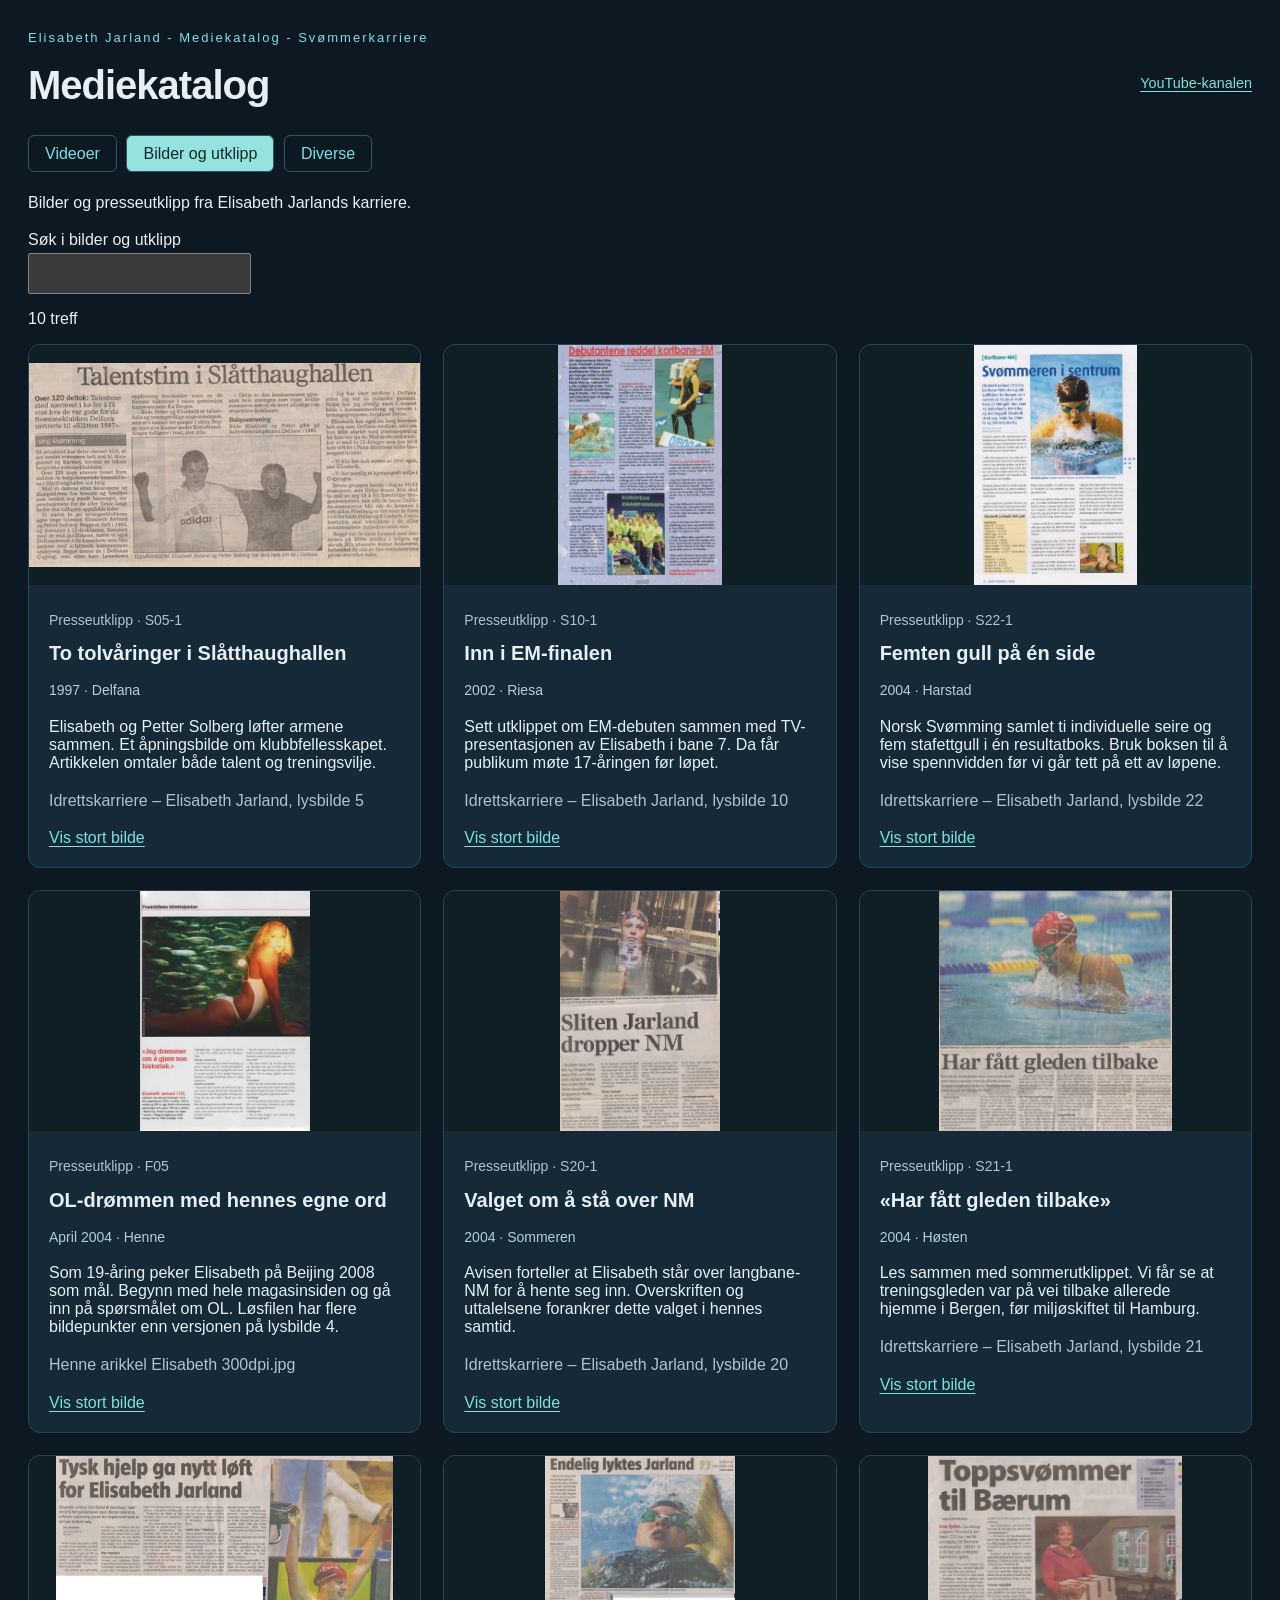
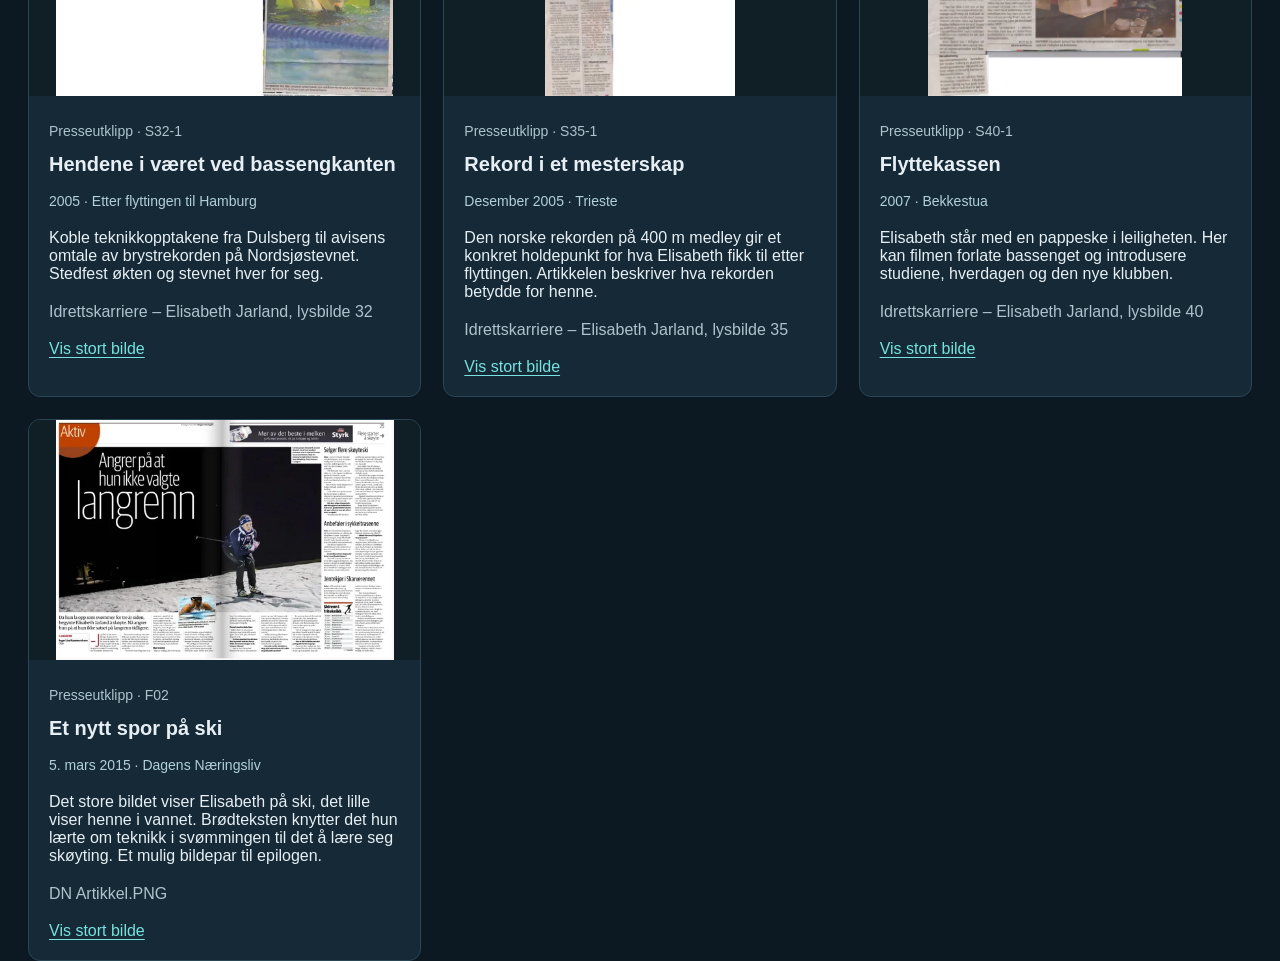
<file: swimming-media-catalog/bilder.html>
<!doctype html>
<html lang="nb">
<head>
  
  <link rel="canonical" href="https://elisabethjarland.github.io/swimming-media-catalog/bilder.html">
  <meta charset="utf-8">
  <meta name="viewport" content="width=device-width, initial-scale=1">
  <meta name="referrer" content="strict-origin-when-cross-origin">
  <meta name="description" content="Bilder og presseutklipp fra Elisabeth Jarlands karriere.">
  <title>Bilder og utklipp · Elisabeth Jarland</title>
  <link rel="stylesheet" href="/swimming/catalogue.css">


<link rel="stylesheet" href="/swimming-media-catalog/andre-medier.css"></head>
<body>
  <a class="skip" href="#catalogue">Hopp til katalogen</a>
  <header class="shell">
    <div class="tag">Elisabeth Jarland - Mediekatalog - Svømmerkarriere</div>
    <div class="heading-row"><h1>Mediekatalog</h1><a class="channel" href="https://www.youtube.com/@ElisabethJarlandSwimmingCareer" target="_blank" rel="noopener">YouTube-kanalen</a></div>
    <nav class="media-nav" aria-label="Katalogdel"><a href="/swimming-media-catalog/">Videoer</a><a href="/swimming-media-catalog/bilder.html" aria-current="page">Bilder og utklipp</a><a href="/swimming-media-catalog/diverse.html">Diverse</a></nav><p class="intro">Bilder og presseutklipp fra Elisabeth Jarlands karriere.</p></header>
<main class="shell" id="catalogue"><div class="media-tools"><label>Søk i bilder og utklipp<input type="search" id="query"></label></div><p id="found" role="status"></p><div class="grid">
<article class="card"><a href="media/S05-1.webp"><img class="still" src="media/S05-1-mini.webp" alt="To tolvåringer i Slåtthaughallen"></a><div class="card-body"><small class="eyebrow">Presseutklipp · S05-1</small><h2>To tolvåringer i Slåtthaughallen</h2><p class="date">1997 · Delfana</p><p>Elisabeth og Petter Solberg løfter armene sammen. Et åpningsbilde om klubbfellesskapet. Artikkelen omtaler både talent og treningsvilje.</p><p class="muted">Idrettskarriere – Elisabeth Jarland, lysbilde 5</p><a href="media/S05-1.webp">Vis stort bilde</a></div></article>
<article class="card"><a href="media/S10-1.webp"><img class="still" src="media/S10-1-mini.webp" alt="Inn i EM-finalen"></a><div class="card-body"><small class="eyebrow">Presseutklipp · S10-1</small><h2>Inn i EM-finalen</h2><p class="date">2002 · Riesa</p><p>Sett utklippet om EM-debuten sammen med TV-presentasjonen av Elisabeth i bane 7. Da får publikum møte 17-åringen før løpet.</p><p class="muted">Idrettskarriere – Elisabeth Jarland, lysbilde 10</p><a href="media/S10-1.webp">Vis stort bilde</a></div></article>
<article class="card"><a href="media/S22-1.webp"><img class="still" src="media/S22-1-mini.webp" alt="Femten gull på én side"></a><div class="card-body"><small class="eyebrow">Presseutklipp · S22-1</small><h2>Femten gull på én side</h2><p class="date">2004 · Harstad</p><p>Norsk Svømming samlet ti individuelle seire og fem stafettgull i én resultatboks. Bruk boksen til å vise spennvidden før vi går tett på ett av løpene.</p><p class="muted">Idrettskarriere – Elisabeth Jarland, lysbilde 22</p><a href="media/S22-1.webp">Vis stort bilde</a></div></article>
<article class="card"><a href="media/F05.webp"><img class="still" src="media/F05-mini.webp" alt="OL-drømmen med hennes egne ord"></a><div class="card-body"><small class="eyebrow">Presseutklipp · F05</small><h2>OL-drømmen med hennes egne ord</h2><p class="date">April 2004 · Henne</p><p>Som 19-åring peker Elisabeth på Beijing 2008 som mål. Begynn med hele magasinsiden og gå inn på spørsmålet om OL. Løsfilen har flere bildepunkter enn versjonen på lysbilde 4.</p><p class="muted">Henne arikkel Elisabeth 300dpi.jpg</p><a href="media/F05.webp">Vis stort bilde</a></div></article>
<article class="card"><a href="media/S20-1.webp"><img class="still" src="media/S20-1-mini.webp" alt="Valget om å stå over NM"></a><div class="card-body"><small class="eyebrow">Presseutklipp · S20-1</small><h2>Valget om å stå over NM</h2><p class="date">2004 · Sommeren</p><p>Avisen forteller at Elisabeth står over langbane-NM for å hente seg inn. Overskriften og uttalelsene forankrer dette valget i hennes samtid.</p><p class="muted">Idrettskarriere – Elisabeth Jarland, lysbilde 20</p><a href="media/S20-1.webp">Vis stort bilde</a></div></article>
<article class="card"><a href="media/S21-1.webp"><img class="still" src="media/S21-1-mini.webp" alt="«Har fått gleden tilbake»"></a><div class="card-body"><small class="eyebrow">Presseutklipp · S21-1</small><h2>«Har fått gleden tilbake»</h2><p class="date">2004 · Høsten</p><p>Les sammen med sommerutklippet. Vi får se at treningsgleden var på vei tilbake allerede hjemme i Bergen, før miljøskiftet til Hamburg.</p><p class="muted">Idrettskarriere – Elisabeth Jarland, lysbilde 21</p><a href="media/S21-1.webp">Vis stort bilde</a></div></article>
<article class="card"><a href="media/S32-1.webp"><img class="still" src="media/S32-1-mini.webp" alt="Hendene i været ved bassengkanten"></a><div class="card-body"><small class="eyebrow">Presseutklipp · S32-1</small><h2>Hendene i været ved bassengkanten</h2><p class="date">2005 · Etter flyttingen til Hamburg</p><p>Koble teknikkopptakene fra Dulsberg til avisens omtale av brystrekorden på Nordsjøstevnet. Stedfest økten og stevnet hver for seg.</p><p class="muted">Idrettskarriere – Elisabeth Jarland, lysbilde 32</p><a href="media/S32-1.webp">Vis stort bilde</a></div></article>
<article class="card"><a href="media/S35-1.webp"><img class="still" src="media/S35-1-mini.webp" alt="Rekord i et mesterskap"></a><div class="card-body"><small class="eyebrow">Presseutklipp · S35-1</small><h2>Rekord i et mesterskap</h2><p class="date">Desember 2005 · Trieste</p><p>Den norske rekorden på 400 m medley gir et konkret holdepunkt for hva Elisabeth fikk til etter flyttingen. Artikkelen beskriver hva rekorden betydde for henne.</p><p class="muted">Idrettskarriere – Elisabeth Jarland, lysbilde 35</p><a href="media/S35-1.webp">Vis stort bilde</a></div></article>
<article class="card"><a href="media/S40-1.webp"><img class="still" src="media/S40-1-mini.webp" alt="Flyttekassen"></a><div class="card-body"><small class="eyebrow">Presseutklipp · S40-1</small><h2>Flyttekassen</h2><p class="date">2007 · Bekkestua</p><p>Elisabeth står med en pappeske i leiligheten. Her kan filmen forlate bassenget og introdusere studiene, hverdagen og den nye klubben.</p><p class="muted">Idrettskarriere – Elisabeth Jarland, lysbilde 40</p><a href="media/S40-1.webp">Vis stort bilde</a></div></article>
<article class="card"><a href="media/F02.webp"><img class="still" src="media/F02-mini.webp" alt="Et nytt spor på ski"></a><div class="card-body"><small class="eyebrow">Presseutklipp · F02</small><h2>Et nytt spor på ski</h2><p class="date">5. mars 2015 · Dagens Næringsliv</p><p>Det store bildet viser Elisabeth på ski, det lille viser henne i vannet. Brødteksten knytter det hun lærte om teknikk i svømmingen til det å lære seg skøyting. Et mulig bildepar til epilogen.</p><p class="muted">DN Artikkel.PNG</p><a href="media/F02.webp">Vis stort bilde</a></div></article>
</div></main><script>
const input = document.getElementById('query');
const cards = [...document.querySelectorAll('article.card')];
function filter() {
  const query = input.value.trim().toLocaleLowerCase('nb');
  for (const card of cards) card.hidden = !card.textContent.toLocaleLowerCase('nb').includes(query);
  const count = cards.filter(card => !card.hidden).length;
  document.getElementById('found').textContent = count ? count + ' treff' : 'Ingen treff.';
}
input.addEventListener('input', filter);
filter();
</script></body></html>
</file>
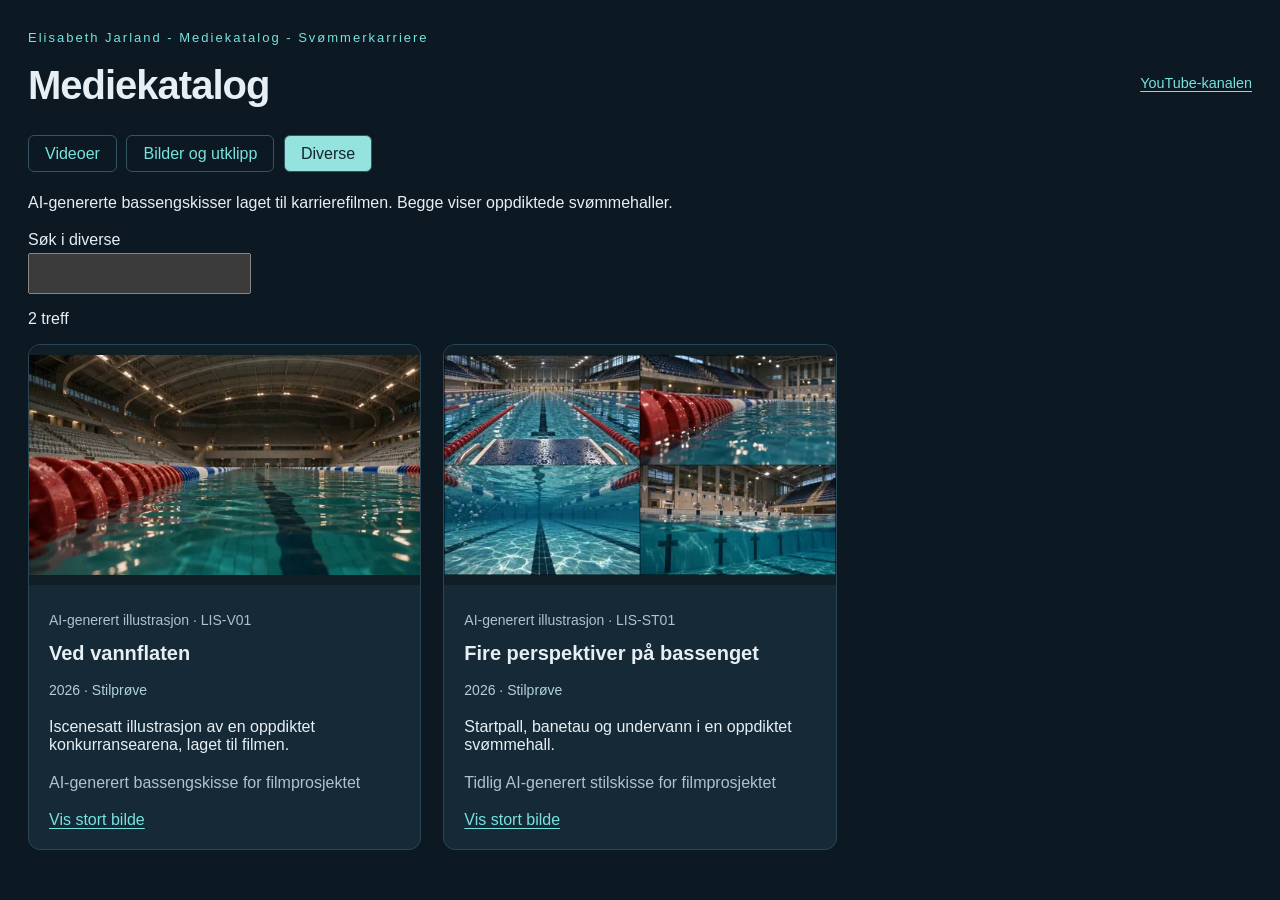
<file: swimming-media-catalog/diverse.html>
<!doctype html>
<html lang="nb">
<head>
  
  <link rel="canonical" href="https://elisabethjarland.github.io/swimming-media-catalog/diverse.html">
  <meta charset="utf-8">
  <meta name="viewport" content="width=device-width, initial-scale=1">
  <meta name="referrer" content="strict-origin-when-cross-origin">
  <meta name="description" content="AI-genererte bassengskisser laget til karrierefilmen. Begge viser oppdiktede svømmehaller.">
  <title>Diverse · Elisabeth Jarland</title>
  <link rel="stylesheet" href="/swimming/catalogue.css">


<link rel="stylesheet" href="/swimming-media-catalog/andre-medier.css"></head>
<body>
  <a class="skip" href="#catalogue">Hopp til katalogen</a>
  <header class="shell">
    <div class="tag">Elisabeth Jarland - Mediekatalog - Svømmerkarriere</div>
    <div class="heading-row"><h1>Mediekatalog</h1><a class="channel" href="https://www.youtube.com/@ElisabethJarlandSwimmingCareer" target="_blank" rel="noopener">YouTube-kanalen</a></div>
    <nav class="media-nav" aria-label="Katalogdel"><a href="/swimming-media-catalog/">Videoer</a><a href="/swimming-media-catalog/bilder.html">Bilder og utklipp</a><a href="/swimming-media-catalog/diverse.html" aria-current="page">Diverse</a></nav><p class="intro">AI-genererte bassengskisser laget til karrierefilmen. Begge viser oppdiktede svømmehaller.</p></header>
<main class="shell" id="catalogue"><div class="media-tools"><label>Søk i diverse<input type="search" id="query"></label></div><p id="found" role="status"></p><div class="grid">
<article class="card"><a href="media/LIS-V01.webp"><img class="still" src="media/LIS-V01-mini.webp" alt="Ved vannflaten"></a><div class="card-body"><small class="eyebrow">AI-generert illustrasjon · LIS-V01</small><h2>Ved vannflaten</h2><p class="date">2026 · Stilprøve</p><p>Iscenesatt illustrasjon av en oppdiktet konkurransearena, laget til filmen.</p><p class="muted">AI-generert bassengskisse for filmprosjektet</p><a href="media/LIS-V01.webp">Vis stort bilde</a></div></article>
<article class="card"><a href="media/LIS-ST01.webp"><img class="still" src="media/LIS-ST01-mini.webp" alt="Fire perspektiver på bassenget"></a><div class="card-body"><small class="eyebrow">AI-generert illustrasjon · LIS-ST01</small><h2>Fire perspektiver på bassenget</h2><p class="date">2026 · Stilprøve</p><p>Startpall, banetau og undervann i en oppdiktet svømmehall.</p><p class="muted">Tidlig AI-generert stilskisse for filmprosjektet</p><a href="media/LIS-ST01.webp">Vis stort bilde</a></div></article>
</div></main><script>
const input = document.getElementById('query');
const cards = [...document.querySelectorAll('article.card')];
function filter() {
  const query = input.value.trim().toLocaleLowerCase('nb');
  for (const card of cards) card.hidden = !card.textContent.toLocaleLowerCase('nb').includes(query);
  const count = cards.filter(card => !card.hidden).length;
  document.getElementById('found').textContent = count ? count + ' treff' : 'Ingen treff.';
}
input.addEventListener('input', filter);
filter();
</script></body></html>
</file>
<file: home.css>
@font-face{font-family:Instrument;src:url('assets/instrument.ttf') format('truetype');font-display:swap}
@font-face{font-family:Source;src:url('swimming-career-magazine/assets/vendor/source-sans.ttf') format('truetype');font-weight:200 900;font-display:swap}
:root{color-scheme:light;--paper:#fbfaf7;--ink:#282623;--muted:#625f59;--rule:#cfcac2;--claret:#783b41}
*{box-sizing:border-box}body{margin:0;color:var(--ink);background:var(--paper);font:1.1rem/1.5 Source,'Segoe UI',sans-serif}a{color:inherit}.frame{max-width:1320px;padding-inline:clamp(20px,6vw,92px);margin:auto}.topline,.frame>h2,footer.frame{display:flex;justify-content:space-between;align-items:center}.topline{height:70px}.topline a,footer a{text-underline-offset:4px}.topline a:last-child{font-size:1rem;text-decoration:none}.topline a:last-child:hover{text-decoration:underline}.sign{font:italic 2.4rem/1 Instrument,Georgia,serif;color:var(--claret);text-decoration:none;letter-spacing:-.08em}.introduction{border-top:1px solid var(--rule);padding:clamp(2.6rem,6vw,6rem) 0 clamp(2.5rem,5vw,5rem)}.introduction h1,h3{font-family:Instrument,Georgia,serif;font-weight:400;letter-spacing:-.035em;margin:0}.introduction h1{font-size:clamp(4.1rem,9.6vw,9rem);line-height:.92}.introduction p{font-size:clamp(1.1rem,1.6vw,1.45rem);color:var(--muted);margin:.8rem 0 0}
h2{font-size:.83rem;text-transform:uppercase;letter-spacing:.15em;font-weight:650;border-bottom:1px solid var(--ink);margin:0;padding:0 0 .75rem}.publication{border-bottom:1px solid var(--rule)}.publication-link{display:grid;grid-template-columns:.86fr 1.14fr;align-items:center;gap:clamp(1.5rem,5.5vw,5rem);padding-block:1.6rem;color:inherit;text-decoration:none}.artwork{background:#e0e5e0;position:relative;overflow:hidden;width:100%;height:clamp(200px,21.5vw,300px);display:grid;place-items:center}.sheets{height:84%;width:67%;position:relative}.sheets img{position:absolute;width:auto;height:94%;object-fit:contain;box-shadow:1px 4px 10px #202f2b50;transition:transform .25s}.back-cover{left:4%;top:1%;transform:rotate(-12deg)}.front-cover{right:3%;bottom:0;transform:rotate(7deg)}.publication-link:hover .front-cover{transform:rotate(4deg)}.publication-link:hover .open-label{text-decoration-thickness:2px}.description{padding-block:.5rem}.kind{color:var(--claret);font-weight:650;letter-spacing:.08em;font-size:.82rem;text-transform:uppercase}.description h3{font-size:clamp(2.7rem,4.4vw,4.8rem);line-height:1.04;margin:.3rem 0 .55rem}.description p{color:var(--muted);max-width:47ch;margin:0 0 1.1rem;font-size:1.1rem}.open-label{color:var(--claret);text-decoration:underline;text-underline-offset:5px;font-weight:650}footer.frame{padding-block:1.3rem;font-size:.95rem;color:var(--muted)}a:focus-visible{outline:3px solid var(--claret);outline-offset:4px}
@media(max-width:660px){.topline{height:55px}.introduction{padding-block:2.2rem}.introduction h1{font-size:clamp(3.7rem,14vw,5rem)}.publication-link{grid-template-columns:1fr;gap:1rem;padding-block:1rem 1.5rem}.artwork{height:clamp(180px,50vw,250px)}.sheets{width:min(62%,230px)}.description{padding:0}.description h3{margin:.25rem 0 .45rem}.description p{margin-bottom:.8rem}}
@media(prefers-reduced-motion:reduce){*{transition:none!important}}
</file>
<file: swimming-career-magazine/assets/vendor/photoswipe.css>
/*! PhotoSwipe main CSS by Dmytro Semenov | photoswipe.com */

.pswp {
  --pswp-bg: #000;
  --pswp-placeholder-bg: #222;
  

  --pswp-root-z-index: 100000;
  
  --pswp-preloader-color: rgba(79, 79, 79, 0.4);
  --pswp-preloader-color-secondary: rgba(255, 255, 255, 0.9);
  
  /* defined via js:
  --pswp-transition-duration: 333ms; */
  
  --pswp-icon-color: #fff;
  --pswp-icon-color-secondary: #4f4f4f;
  --pswp-icon-stroke-color: #4f4f4f;
  --pswp-icon-stroke-width: 2px;

  --pswp-error-text-color: var(--pswp-icon-color);
}


/*
	Styles for basic PhotoSwipe (pswp) functionality (sliding area, open/close transitions)
*/

.pswp {
	position: fixed;
	top: 0;
	left: 0;
	width: 100%;
	height: 100%;
	z-index: var(--pswp-root-z-index);
	display: none;
	touch-action: none;
	outline: 0;
	opacity: 0.003;
	contain: layout style size;
	-webkit-tap-highlight-color: rgba(0, 0, 0, 0);
}

/* Prevents focus outline on the root element,
  (it may be focused initially) */
.pswp:focus {
  outline: 0;
}

.pswp * {
  box-sizing: border-box;
}

.pswp img {
  max-width: none;
}

.pswp--open {
	display: block;
}

.pswp,
.pswp__bg {
	transform: translateZ(0);
	will-change: opacity;
}

.pswp__bg {
  opacity: 0.005;
	background: var(--pswp-bg);
}

.pswp,
.pswp__scroll-wrap {
	overflow: hidden;
}

.pswp__scroll-wrap,
.pswp__bg,
.pswp__container,
.pswp__item,
.pswp__content,
.pswp__img,
.pswp__zoom-wrap {
	position: absolute;
	top: 0;
	left: 0;
	width: 100%;
	height: 100%;
}

.pswp__img,
.pswp__zoom-wrap {
	width: auto;
	height: auto;
}

.pswp--click-to-zoom.pswp--zoom-allowed .pswp__img {
	cursor: -webkit-zoom-in;
	cursor: -moz-zoom-in;
	cursor: zoom-in;
}

.pswp--click-to-zoom.pswp--zoomed-in .pswp__img {
	cursor: move;
	cursor: -webkit-grab;
	cursor: -moz-grab;
	cursor: grab;
}

.pswp--click-to-zoom.pswp--zoomed-in .pswp__img:active {
  cursor: -webkit-grabbing;
  cursor: -moz-grabbing;
  cursor: grabbing;
}

/* :active to override grabbing cursor */
.pswp--no-mouse-drag.pswp--zoomed-in .pswp__img,
.pswp--no-mouse-drag.pswp--zoomed-in .pswp__img:active,
.pswp__img {
	cursor: -webkit-zoom-out;
	cursor: -moz-zoom-out;
	cursor: zoom-out;
}


/* Prevent selection and tap highlights */
.pswp__container,
.pswp__img,
.pswp__button,
.pswp__counter {
	-webkit-user-select: none;
	-moz-user-select: none;
	-ms-user-select: none;
	user-select: none;
}

.pswp__item {
	/* z-index for fade transition */
	z-index: 1;
	overflow: hidden;
}

.pswp__hidden {
	display: none !important;
}

/* Allow to click through pswp__content element, but not its children */
.pswp__content {
  pointer-events: none;
}
.pswp__content > * {
  pointer-events: auto;
}


/*

  PhotoSwipe UI

*/

/*
	Error message appears when image is not loaded
	(JS option errorMsg controls markup)
*/
.pswp__error-msg-container {
  display: grid;
}
.pswp__error-msg {
	margin: auto;
	font-size: 1em;
	line-height: 1;
	color: var(--pswp-error-text-color);
}

/*
class pswp__hide-on-close is applied to elements that
should hide (for example fade out) when PhotoSwipe is closed
and show (for example fade in) when PhotoSwipe is opened
 */
.pswp .pswp__hide-on-close {
	opacity: 0.005;
	will-change: opacity;
	transition: opacity var(--pswp-transition-duration) cubic-bezier(0.4, 0, 0.22, 1);
	z-index: 10; /* always overlap slide content */
	pointer-events: none; /* hidden elements should not be clickable */
}

/* class pswp--ui-visible is added when opening or closing transition starts */
.pswp--ui-visible .pswp__hide-on-close {
	opacity: 1;
	pointer-events: auto;
}

/* <button> styles, including css reset */
.pswp__button {
	position: relative;
	display: block;
	width: 50px;
	height: 60px;
	padding: 0;
	margin: 0;
	overflow: hidden;
	cursor: pointer;
	background: none;
	border: 0;
	box-shadow: none;
	opacity: 0.85;
	-webkit-appearance: none;
	-webkit-touch-callout: none;
}

.pswp__button:hover,
.pswp__button:active,
.pswp__button:focus {
  transition: none;
  padding: 0;
  background: none;
  border: 0;
  box-shadow: none;
  opacity: 1;
}

.pswp__button:disabled {
  opacity: 0.3;
  cursor: auto;
}

.pswp__icn {
  fill: var(--pswp-icon-color);
  color: var(--pswp-icon-color-secondary);
}

.pswp__icn {
  position: absolute;
  top: 14px;
  left: 9px;
  width: 32px;
  height: 32px;
  overflow: hidden;
  pointer-events: none;
}

.pswp__icn-shadow {
  stroke: var(--pswp-icon-stroke-color);
  stroke-width: var(--pswp-icon-stroke-width);
  fill: none;
}

.pswp__icn:focus {
	outline: 0;
}

/*
	div element that matches size of large image,
	large image loads on top of it,
	used when msrc is not provided
*/
div.pswp__img--placeholder,
.pswp__img--with-bg {
	background: var(--pswp-placeholder-bg);
}

.pswp__top-bar {
	position: absolute;
	left: 0;
	top: 0;
	width: 100%;
	height: 60px;
	display: flex;
  flex-direction: row;
  justify-content: flex-end;
	z-index: 10;

	/* allow events to pass through top bar itself */
	pointer-events: none !important;
}
.pswp__top-bar > * {
  pointer-events: auto;
  /* this makes transition significantly more smooth,
     even though inner elements are not animated */
  will-change: opacity;
}


/*

  Close button

*/
.pswp__button--close {
  margin-right: 6px;
}


/*

  Arrow buttons

*/
.pswp__button--arrow {
  position: absolute;
  top: 0;
  width: 75px;
  height: 100px;
  top: 50%;
  margin-top: -50px;
}

.pswp__button--arrow:disabled {
  display: none;
  cursor: default;
}

.pswp__button--arrow .pswp__icn {
  top: 50%;
  margin-top: -30px;
  width: 60px;
  height: 60px;
  background: none;
  border-radius: 0;
}

.pswp--one-slide .pswp__button--arrow {
  display: none;
}

/* hide arrows on touch screens */
.pswp--touch .pswp__button--arrow {
  visibility: hidden;
}

/* show arrows only after mouse was used */
.pswp--has_mouse .pswp__button--arrow {
  visibility: visible;
}

.pswp__button--arrow--prev {
  right: auto;
  left: 0px;
}

.pswp__button--arrow--next {
  right: 0px;
}
.pswp__button--arrow--next .pswp__icn {
  left: auto;
  right: 14px;
  /* flip horizontally */
  transform: scale(-1, 1);
}

/*

  Zoom button

*/
.pswp__button--zoom {
  display: none;
}

.pswp--zoom-allowed .pswp__button--zoom {
  display: block;
}

/* "+" => "-" */
.pswp--zoomed-in .pswp__zoom-icn-bar-v {
  display: none;
}


/*

  Loading indicator

*/
.pswp__preloader {
  position: relative;
  overflow: hidden;
  width: 50px;
  height: 60px;
  margin-right: auto;
}

.pswp__preloader .pswp__icn {
  opacity: 0;
  transition: opacity 0.2s linear;
  animation: pswp-clockwise 600ms linear infinite;
}

.pswp__preloader--active .pswp__icn {
  opacity: 0.85;
}

@keyframes pswp-clockwise {
  0% { transform: rotate(0deg); }
  100% { transform: rotate(360deg); }
}


/*

  "1 of 10" counter

*/
.pswp__counter {
  height: 30px;
  margin-top: 15px;
  margin-inline-start: 20px;
  font-size: 14px;
  line-height: 30px;
  color: var(--pswp-icon-color);
  text-shadow: 1px 1px 3px var(--pswp-icon-color-secondary);
  opacity: 0.85;
}

.pswp--one-slide .pswp__counter {
  display: none;
}
</file>
<file: swimming-career-magazine/style.css>
@font-face{font-family:Barlow;src:url("assets/vendor/barlow-bold.ttf") format("truetype");font-weight:700;font-display:swap}
@font-face{font-family:Source;src:url("assets/vendor/source-sans.ttf") format("truetype");font-weight:200 900;font-display:swap}
:root{--ink:#10272d;--navy:#08292f;--deep:#07242a;--mint:#91ead9;--paper:#f8f8f2;--white:#fff;--line:#ced7d1;--muted:#476064;--max:1392px;--pad:clamp(20px,5vw,80px);--display:Barlow,'Arial Narrow',sans-serif;color-scheme:light}
*{box-sizing:border-box}html{scroll-behavior:smooth;scroll-padding-top:1.25rem}body{margin:0;background:var(--paper);color:var(--ink);font:normal 1.1rem/1.53 Source,'Segoe UI',sans-serif}a{color:inherit}button,select{font:inherit;color:inherit}button,summary,select{cursor:pointer}img{display:block;max-width:100%}h1,h2,h3,h4,p,figure,blockquote,dl,dd{margin:0}h1,h2,h3,h4{line-height:1.04;text-wrap:balance}a:focus-visible,button:focus-visible,summary:focus-visible,select:focus-visible{outline:3px solid #d17616;outline-offset:4px}button{border:0}.wrap{max-width:var(--max);margin:auto;padding-inline:var(--pad)}.eyebrow,.meta,.label{font-weight:650;font-size:.76rem;line-height:1.4;text-transform:uppercase;letter-spacing:.13em}.skip{position:fixed;top:-5rem;left:1rem;z-index:20;background:white;padding:12px}.skip:focus{top:1rem}
.top,.hero,.numbers{background:var(--deep);color:var(--paper)}.mast{height:70px;display:flex;align-items:center;justify-content:space-between;border-bottom:1px solid #ffffff26;gap:1rem}.brand{display:inline-flex;align-items:center;gap:.65rem;text-decoration:none;font-size:1rem;font-weight:650}.mark{display:inline-block;font:700 2rem/.8 var(--display);letter-spacing:-.07em;color:var(--mint);font-style:italic;padding-right:.15rem}.mast nav{display:flex;gap:clamp(1rem,3vw,3rem)}.mast nav a,.footer a{text-decoration:none;font-size:1rem}.mast nav a:hover,.footer a:hover{text-decoration:underline;text-underline-offset:5px}
.hero-grid{display:grid;grid-template-columns:1.02fr 1.08fr;align-items:center;gap:clamp(1.8rem,4vw,4rem);padding-block:clamp(2rem,3.7vw,4rem)}.hero h1{font:700 clamp(5.2rem,8.5vw,8.8rem)/.84 var(--display);letter-spacing:-.035em;text-transform:uppercase;margin:.22em 0 .18em}.hero h1 span{display:block;color:var(--mint)}.hero .eyebrow{color:#bfd5ce;display:flex;align-items:center;gap:.7rem}.hero .eyebrow:before{content:"";width:2rem;border-top:3px solid var(--mint)}.hero .lead{max-width:33ch;color:#d5e4df;font-size:clamp(1.05rem,1.5vw,1.32rem);line-height:1.38}.actions{display:flex;gap:1.2rem;align-items:center;flex-wrap:wrap;margin-top:1.5rem}.primary{display:inline-flex;align-items:center;justify-content:center;padding:.68rem 1.25rem;background:var(--mint);border:1px solid var(--mint);border-radius:3px;color:var(--deep);font-weight:700;text-decoration:none}.primary:hover{background:#b1f6e9}.text-link{font-weight:600;text-decoration:underline;text-decoration-thickness:1px;text-underline-offset:.25em}.hero figure{position:relative}.hero figure img{width:100%;height:auto;aspect-ratio:2399/1738;background:#194747}.hero figcaption{font-size:.8rem;color:#aec1bc;text-align:right;line-height:1.3;margin-top:.4rem}
.numbers .inner{border-top:1px solid #ffffff35;display:grid;grid-template-columns:repeat(3,1fr);padding:1.1rem 0 1.35rem}.stat{padding-left:clamp(1.5rem,3vw,4rem);border-left:1px solid #ffffff33}.stat:first-child{padding-left:0;border-left:none}.stat strong{display:block;font:700 clamp(2.4rem,4vw,4.4rem)/1 var(--display);letter-spacing:-.025em}.stat small{font:inherit;font-size:.52em}.stat span{display:block;color:#c9d9d2;font-size:1rem}.overview{margin-top:1.4rem}.overview summary,.more summary,.source-pages summary{font-weight:650;width:fit-content;padding:.25rem .25rem .25rem 0;color:#185a58}.original-copy{max-width:76ch;margin-block:1rem;padding:1.5rem;background:white;border-left:3px solid #23817a}.original-copy li+li{margin-top:.45rem}.original-copy blockquote{margin:1rem 0 .25rem;font-style:italic}
.archive{padding-top:clamp(2.7rem,5vw,5rem)}.archive-header{display:flex;justify-content:space-between;gap:2rem;align-items:end;border-bottom:2px solid var(--ink);padding-bottom:1.5rem}.section-heading{font:700 clamp(3rem,6vw,6rem)/.92 var(--display);letter-spacing:-.035em}.archive-header p{max-width:38ch;color:var(--muted);font-size:1.1rem}.timeline{display:grid;grid-template-columns:clamp(5rem,9vw,9rem) minmax(0,1fr);gap:clamp(1.4rem,3.5vw,4rem)}.year-rail{padding-top:2.8rem;align-self:start;position:sticky;top:0}.year-rail nav{display:flex;flex-direction:column;align-items:flex-start;gap:.15rem;margin-top:.75rem;border-left:1px solid var(--line)}.year-rail a{padding:.14rem .8rem;margin-left:-1px;text-decoration:none;font-variant-numeric:tabular-nums;color:var(--muted);border-left:3px solid transparent}.year-rail a:hover,.year-rail a[aria-current]{color:#0b5553;border-left-color:#23817a;font-weight:750}.mobile-years{display:none}.chapter{display:grid;grid-template-columns:minmax(9.8rem,.56fr) minmax(0,1.44fr);gap:clamp(1rem,2.7vw,3rem);padding:2.8rem 0;border-bottom:1px solid var(--line);scroll-margin-top:.5rem}.year-intro{align-self:start}.year-intro .year{font:700 clamp(3rem,5.4vw,5.7rem)/.93 var(--display);letter-spacing:-.045em;color:#17736f}.year-intro h3{font:700 clamp(1.65rem,2.5vw,2.5rem)/1.02 var(--display);margin:.5rem 0 .7rem}.year-intro p{font-size:1.03rem;line-height:1.44;color:var(--muted)}.year-intro.sticky{position:sticky;top:2rem}.cards{display:grid;grid-template-columns:repeat(2,minmax(0,1fr));gap:1.5rem 1rem;align-items:start}.cards.one{grid-template-columns:minmax(0,1fr)}.card{min-width:0}.plate{position:relative;display:flex;align-items:center;justify-content:center;background:#e2e8e0;overflow:hidden;aspect-ratio:1.28;border:1px solid #233c4210;padding:clamp(.7rem,1.4vw,1.45rem);cursor:zoom-in}.plate img{object-fit:contain;max-height:100%;width:auto;height:auto;filter:drop-shadow(0 3px 4px #10272d25);transition:transform .2s}.plate:hover img{transform:scale(1.035)}.cards.one .plate{aspect-ratio:2.35;max-height:320px}.zoom{position:absolute;bottom:.48rem;right:.48rem;background:#fffffff0;color:#1a3d40;border-radius:50%;width:28px;height:28px;display:grid;place-items:center;font:19px/1 Source,sans-serif}.card h4{font:700 clamp(1.22rem,1.7vw,1.6rem)/1.1 var(--display);margin:.48rem 0 .18rem}.read{background:none;color:#245d5d;text-decoration:underline;text-underline-offset:3px;padding:0;font-weight:600;font-size:.95rem}.more{margin-top:1.25rem;border-top:1px solid var(--line);padding-top:.4rem}.more[open]>summary{margin-bottom:.7rem}
.feature{margin:1.6rem 0;background:#123a3c;color:#fff;padding:clamp(1rem,2.8vw,2.4rem)}.feature .eyebrow{color:#9ae2cd}.feature h4,.result h4{font:700 clamp(2rem,3.6vw,3.4rem)/1 var(--display);margin:.45rem 0 .65rem;letter-spacing:-.022em}.feature .desc{color:#d5e7df;margin-bottom:1.05rem}.feature .plate{background:#e0e7d8}.feature .read,.feature .more summary{color:#a9f0de}.feature .more{border-color:#ffffff39}.feature .cards.one .plate{aspect-ratio:1.5}
.result{margin-top:2rem;border-top:3px solid var(--ink);padding-top:1rem;scroll-margin-top:1rem}.result p{color:var(--muted)}.result details{margin-top:.6rem}.result summary{font-weight:700;color:#185a58;padding:.35rem 0}.result table{border-collapse:collapse;width:100%;margin:.4rem 0 1rem;font-variant-numeric:tabular-nums}.result th,.result td{padding:.32rem .25rem;text-align:left;border-bottom:1px solid var(--line)}.result th{font-size:.85rem}.result td:nth-child(2){font-weight:650}.result td:last-child{font-size:.94rem;color:#295c52}.ref{display:inline-block;margin-top:.7rem;color:#245d5d;font-size:1rem}.tail{padding:clamp(3rem,6vw,6rem) 0}.after-grid{display:grid;grid-template-columns:minmax(15rem,.75fr) minmax(0,1.25fr);gap:clamp(1.6rem,6vw,6rem);align-items:start}.after-grid h2{font:700 clamp(2.4rem,4.4vw,4rem)/.99 var(--display);margin:.4rem 0 .8rem}.thanks{background:var(--navy);color:var(--paper);padding:clamp(2.8rem,5vw,5rem) 0}.thanks-grid{display:grid;grid-template-columns:minmax(130px,.47fr) 1.5fr;align-items:center;gap:clamp(1.5rem,6vw,6rem);max-width:1050px;margin:auto}.thanks figure img{width:100%;height:auto;max-width:250px;margin:auto}.thanks .eyebrow{color:var(--mint)}.thanks blockquote{font-size:clamp(1.1rem,1.9vw,1.65rem);line-height:1.48;margin:.6rem 0}.thanks cite{font:700 1.9rem var(--display)}.source-pages{padding-block:1.4rem}.page-grid{display:grid;grid-template-columns:repeat(auto-fill,minmax(115px,1fr));gap:1rem;margin-top:1rem}.page-grid a{font-size:.9rem;text-decoration:none}.page-grid img{max-height:175px;margin-bottom:.3rem;object-fit:contain}.footer{display:flex;justify-content:space-between;gap:1rem;border-top:1px solid var(--line);padding-block:1.1rem;font-size:.95rem}
.reader{border:0;background:var(--paper);color:var(--ink);width:min(720px,94vw);max-height:88dvh;padding:0;box-shadow:0 20px 100px #0006}.reader::backdrop{background:#042127cb}.reader-head{position:sticky;top:0;display:flex;align-items:center;justify-content:space-between;gap:1rem;background:var(--paper);border-bottom:1px solid var(--line);padding:.65rem 1.4rem}.reader-head button{padding:.35rem .8rem;border:1px solid var(--line);border-radius:3px;background:white}.reader article{padding:1.2rem clamp(1rem,4vw,2.5rem) 2rem}.reader h2{font:700 2.4rem var(--display);margin-bottom:.4rem}.reader .copy{white-space:pre-line;margin-top:1rem;font-size:1.1rem}.pswp__counter{font-size:1rem}.pswp-cap{position:absolute;bottom:0;left:0;right:0;pointer-events:none;padding:1.6rem 5vw .7rem;background:linear-gradient(transparent,#000c);color:white;text-align:center;font-size:1rem}
@media(min-width:1500px){.hero-grid{padding-block:3rem}}
@media(max-width:960px){.timeline{grid-template-columns:5rem minmax(0,1fr);gap:1rem}.chapter{grid-template-columns:1fr}.year-intro,.year-intro.sticky{position:static}.year-intro p{max-width:55ch}.hero h1{font-size:clamp(4.5rem,9vw,6rem)}}
@media(max-width:700px){html{scroll-padding-top:3.8rem}.mast{height:54px}.brand .word{display:none}.mast nav{gap:1rem}.mast nav a{font-size:.96rem}.hero-grid{grid-template-columns:1fr;gap:1.1rem;padding-block:1.5rem .9rem}.hero h1{font-size:clamp(3.6rem,14vw,6.1rem);line-height:.87}.hero h1 span{display:inline}.hero .eyebrow{font-size:.7rem}.hero .lead{max-width:44ch}.actions{margin-top:.85rem}.primary{padding:.45rem .9rem}.hero figure{margin-top:.1rem}.hero figure img{max-height:47vh;object-fit:contain;background:var(--deep)}.hero figcaption{text-align:center}.numbers .inner{padding-block:1rem}.stat{padding-left:.7rem}.stat strong{font-size:clamp(2.1rem,8.4vw,3.4rem)}.stat span{font-size:.85rem;line-height:1.25;margin-top:.25rem}.archive-header{display:block}.archive-header p{margin-top:.7rem}.timeline{display:block}.year-rail{display:none}.mobile-years{position:sticky;top:0;z-index:3;display:flex;align-items:center;justify-content:space-between;background:var(--paper);border-bottom:1px solid var(--line);padding:.5rem 0}.mobile-years select{max-width:67%;padding:.18rem .35rem;background:#fff;border:1px solid var(--line);border-radius:3px}.chapter{padding:2rem 0;gap:1rem;scroll-margin-top:.1rem}.cards{gap:1rem .7rem}.year-intro .year{font-size:3.5rem}.year-intro h3{margin:.25rem 0 .4rem}.plate{padding:.55rem;aspect-ratio:.98}.cards.one .plate{aspect-ratio:1.75}.feature{margin-inline:0}.result{scroll-margin-top:.1rem}.after-grid{grid-template-columns:1fr}.thanks-grid{display:block}.thanks figure{float:left;width:85px;margin:0 1rem .5rem 0}.thanks-grid:after{content:"";display:block;clear:both}.footer{font-size:.85rem}.footer a{font-size:.9rem}}
@media(max-width:370px){.hero h1 span{display:block}.mast nav{gap:.7rem}.stat{padding-left:.45rem}.cards:not(.one){grid-template-columns:1fr}.plate{aspect-ratio:1.5}}
@media(prefers-reduced-motion:reduce){html{scroll-behavior:auto}*{transition:none!important;animation:none!important}}
.turning-point{display:grid;gap:1.5rem}.turning-point .cards.one .plate{aspect-ratio:1.65;max-height:385px}
</file>
<file: swimming/catalogue.css>
:root{font-family:"Segoe UI",Arial,sans-serif;color:#e7eff5;background:#0c1922;color-scheme:dark;font-size:16px;--muted:#adc4ce;--accent:#77e2df;--border:#345462;--card:#152a36}*{box-sizing:border-box}body{margin:0}a{color:var(--accent);text-underline-offset:3px}button,input,select{font:inherit}button,a,input,select,summary{-webkit-tap-highlight-color:transparent}button:focus-visible,a:focus-visible,input:focus-visible,select:focus-visible,summary:focus-visible{outline:3px solid var(--accent);outline-offset:4px}[hidden]{display:none!important}.shell{max-width:1440px;margin:0 auto;padding:0 28px}header.shell{padding-top:28px}.tag{font-size:.8125rem;letter-spacing:2px;line-height:1.6;color:var(--accent)}.heading-row{display:flex;justify-content:space-between;align-items:center;gap:20px}h1{font-size:2.5rem;letter-spacing:-1px;margin:12px 0 8px;line-height:1.2}.channel{font-size:.9rem;white-space:nowrap}.intro{margin:12px 0 8px;line-height:1.65;max-width:1000px}.availability{font-size:.9rem;color:var(--muted);margin:0 0 6px;line-height:1.6}.tools{display:grid;grid-template-columns:1.4fr .7fr 1.2fr 1fr 1fr;gap:10px;padding:18px 0 12px;position:sticky;top:0;z-index:2;background:#0c1922f7;border-bottom:1px solid #233f4d}.tools label{display:flex;flex-direction:column;gap:6px;min-width:0}.tools label>span{font-size:.875rem;color:var(--muted)}.tools .search-label{grid-column:1/-1}.tools input,.tools select{padding:12px 14px;min-width:0;width:100%;border:1px solid #42606f;border-radius:7px;background:#152b37;color:white}.tools input::placeholder{color:#a4bac6}.tools select{appearance:none;padding-right:32px;background-image:url("data:image/svg+xml,%3Csvg xmlns='http://www.w3.org/2000/svg' width='12' height='8' viewBox='0 0 12 8'%3E%3Cpath d='m1 1 5 5 5-5' fill='none' stroke='%23d9e9ef' stroke-width='2'/%3E%3C/svg%3E");background-repeat:no-repeat;background-position:right 12px center}.stats{display:flex;align-items:center;justify-content:space-between;gap:16px;padding:4px 0}.stats p{color:var(--muted);font-size:.9375rem}.reset,.close{cursor:pointer;border:1px solid var(--border);border-radius:6px;background:#152b37;color:var(--accent);padding:9px 13px}.empty{padding:24px;background:var(--card);border-radius:8px}.grid{display:grid;grid-template-columns:repeat(3,minmax(0,1fr));gap:22px}.card{background:var(--card);border:1px solid #2a4655;border-radius:12px;overflow:hidden;min-width:0}.poster{display:block;position:relative;width:100%;border:0;padding:0;cursor:pointer;text-align:left;background:#071118;color:white}.poster img{display:block;width:100%;aspect-ratio:4/3;object-fit:contain}.poster::after{content:"";position:absolute;inset:65% 0 0;background:linear-gradient(transparent,#031017a8)}.poster span{position:absolute;left:14px;bottom:14px;z-index:1;background:#0a1b23eb;border:1px solid #507381;border-radius:5px;padding:8px 11px;font-size:.9rem;line-height:1.1}.card.pending .poster span{color:#e4dfc4;border-color:#6c6852}.card-body{padding:20px}.eyebrow{display:block;color:var(--muted);font-size:.875rem;line-height:1.6}h2{font-size:1.25rem;line-height:1.4;margin:8px 0 12px}.date{color:#b3d0da;font-size:.875rem;margin:0 0 12px;line-height:1.6}.context{font-size:1rem;line-height:1.65;margin:0 0 14px}.status{display:inline-block;font-size:.875rem;border:1px solid #3a6776;color:var(--accent);border-radius:5px;padding:3px 8px;line-height:1.5}.status.pending{color:#e4dfc4;border-color:#6c6852}.card details{margin-top:16px;border-top:1px solid #34515f;padding-top:12px;font-size:.9375rem;line-height:1.65;overflow-wrap:anywhere}.card details p{margin:10px 0}.card summary{color:var(--accent);cursor:pointer}.card dt{font-size:.875rem;color:var(--muted);margin-top:9px}.card dd{margin:0;font-size:.9375rem}.transcript{font-style:italic;color:#c9dae0;white-space:pre-line}.transcript-note{font-size:.875rem;color:var(--muted)}.watch-link{display:inline-block;margin-top:16px;font-size:.9375rem}.muted{color:var(--muted);line-height:1.6}footer{margin-top:28px;padding:18px 0 32px;border-top:1px solid #2a4655;font-size:.875rem;color:var(--muted);line-height:1.65}footer p{max-width:980px}.skip{position:fixed;top:8px;left:8px;transform:translateY(-160%);padding:10px 16px;background:var(--card);z-index:10}.skip:focus{transform:none}.sr-only{position:absolute;width:1px;height:1px;padding:0;margin:-1px;overflow:hidden;clip:rect(0,0,0,0);white-space:nowrap;border:0}dialog{width:min(94vw,980px);max-height:94vh;overflow:auto;border:1px solid #42606f;border-radius:12px;padding:22px;background:#10242f;color:#e7eff5}dialog::backdrop{background:#000d}.dialog-top{display:flex;justify-content:space-between;align-items:center;gap:20px}dialog h2{font-size:1.5rem;margin-bottom:6px}.video-host iframe,.video-host img{display:block;width:100%;height:auto;aspect-ratio:4/3;min-height:200px;background:#000;border:0;object-fit:contain}.video-host:empty{display:none}.pending-message{background:#1d3039;border:1px solid #58605e;border-radius:7px;padding:16px;line-height:1.6}.youtube-link{display:inline-block;padding:10px 15px;border:1px solid #477887;border-radius:6px}#playerContext{line-height:1.65}@media(min-width:1550px){h1{font-size:2.75rem}}@media(max-width:1050px){.grid{grid-template-columns:repeat(2,minmax(0,1fr))}.tools{grid-template-columns:repeat(3,minmax(0,1fr))}}@media(max-width:640px){.shell{padding-left:18px;padding-right:18px}header.shell{padding-top:20px}.tag{font-size:.75rem;letter-spacing:1.3px}.heading-row{align-items:baseline;gap:12px}h1{font-size:2rem}.channel{font-size:.8125rem}.intro{font-size:.9375rem}.tools{grid-template-columns:repeat(2,minmax(0,1fr));position:static;padding-top:14px}.tools label:last-child{grid-column:1/-1}.grid{grid-template-columns:1fr;gap:18px}.stats{align-items:center}.stats p{max-width:60%;line-height:1.5}.reset{font-size:.875rem}.card-body{padding:18px}dialog{padding:16px;width:96vw}dialog h2{font-size:1.2rem}.video-host iframe{min-height:210px}.date{margin-bottom:10px}}
.poster img{height:auto}
</file>
<file: swimming-media-catalog/andre-medier.css>
.media-nav{display:flex;flex-wrap:wrap;gap:.6rem;margin:18px 0}.media-nav a{padding:.55rem 1rem;border:1px solid var(--border);border-radius:6px;text-decoration:none}.media-nav a[aria-current]{background:#94e3de;color:#10272c}.still{width:100%;height:240px;object-fit:contain;background:#101e26}.media-tools{display:flex;gap:14px;align-items:end;flex-wrap:wrap;margin:14px 0}.media-tools label{display:grid;gap:4px}.media-tools input,.media-tools select{padding:.6rem}article[hidden]{display:none}
</file>
